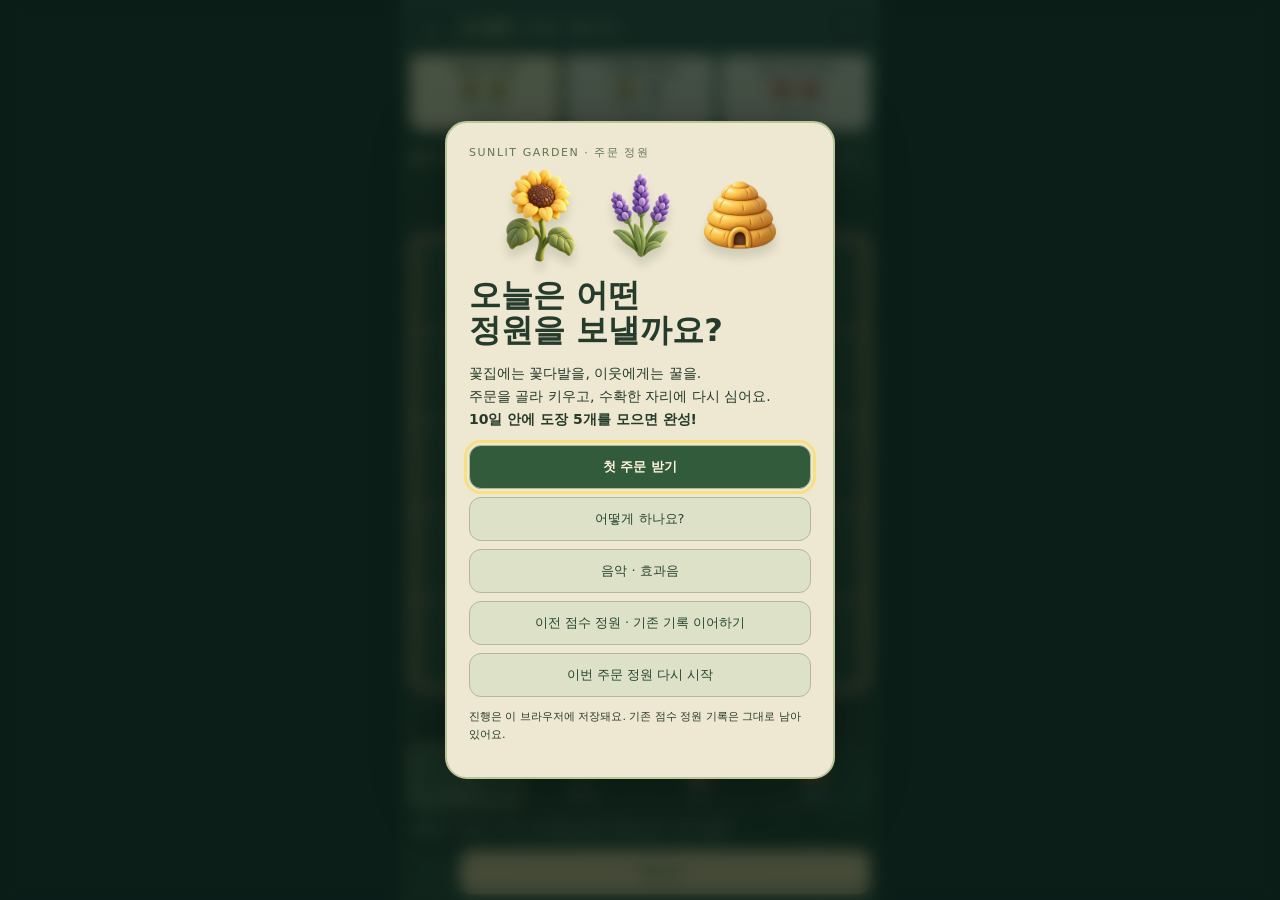
<file: index.html>
<!doctype html>
<html lang="ko"><head><meta charset="utf-8"><meta name="viewport" content="width=device-width,initial-scale=1,viewport-fit=cover"><meta name="theme-color" content="#173c2d"><meta name="description" content="꽃다발과 꿀 주문을 골라 키우고 납품하는 작은 정원 게임"><title>햇빛정원 — 주문을 키우는 정원</title><link rel="stylesheet" href="./orders.css?v=20261026-30"></head><body>
<main class="orders-app" aria-label="주문 정원"><header class="top"><button id="home" class="icon-btn" data-action="home" aria-label="시작 화면">⌂</button><strong id="goal"></strong><span id="status"></span><button class="icon-btn" data-action="help" aria-label="게임 방법">?</button></header><section id="orders" class="orders" aria-label="이웃들의 주문 세 가지"></section><section id="brief" class="brief" aria-label="선택한 주문 조건"></section><section class="garden-wrap"><div id="board" class="board" aria-label="5행 5열 정원"></div></section><section id="seeds" class="seedbar" aria-label="심을 식물"></section><p id="hint" class="hint" aria-live="polite"></p><footer id="actions" class="actions"></footer></main>
<div id="veil" class="veil" hidden><section id="sheet" class="sheet" role="dialog" aria-modal="true" aria-label="정원 안내"></section></div><div id="toast" class="toast" role="status"></div><div id="save-warning" class="save-warning" role="alert"></div><div class="rotate">휴대폰을 세워 주세요 🌱<br>세로 화면으로 가꾸는 정원이에요.</div><script type="module" src="./orders-app.mjs?v=20261026-30"></script></body></html>
</file>
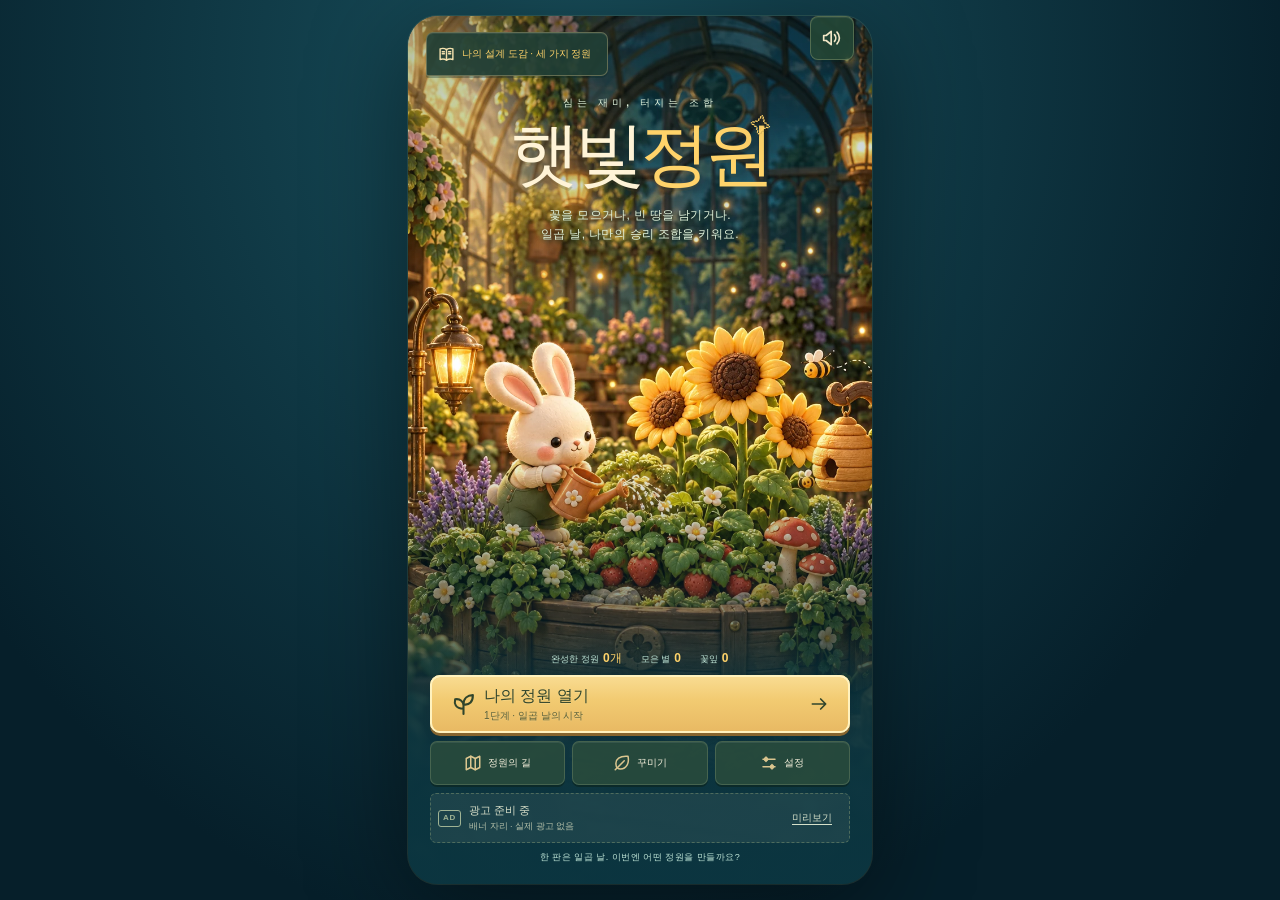
<file: classic.html>
<!doctype html>
<html lang="ko">
<head>
<meta name="robots" content="noindex,nofollow">
<meta charset="utf-8"><meta name="viewport" content="width=device-width, initial-scale=1, viewport-fit=cover"><meta name="theme-color" content="#103f51"><meta name="description" content="세 가지 씨앗 중 하나를 골라, 일곱 날 동안 나만의 조합을 키우는 작은 정원 게임."><title>햇빛정원 — 내 식물이 진화하는 정원</title>
<link rel="icon" href="data:image/svg+xml,%3Csvg xmlns='http://www.w3.org/2000/svg' viewBox='0 0 64 64'%3E%3Crect width='64' height='64' rx='18' fill='%2324553a'/%3E%3Cpath d='M32 49V24M32 35C12 35 13 14 13 14C33 14 32 35 32 35ZM32 29C52 29 51 8 51 8C31 8 32 29 32 29Z' fill='%23f7f0df' stroke='%23f7f0df' stroke-width='3'/%3E%3C/svg%3E">
<link rel="stylesheet" href="./styles.css?v=20261013-13">
<link rel="stylesheet" href="./experience.css?v=20261013-13">
<link rel="stylesheet" href="./atelier.css?v=20261013-14.4">
<link rel="stylesheet" href="./seed-choice.css?v=20261015-20">
<link rel="stylesheet" href="./festival.css?v=20261014-18">
<link rel="stylesheet" href="./festival-effects.css?v=20261014-18">
<link rel="stylesheet" href="./seed-discovery.css?v=20261014-19">
<link rel="stylesheet" href="./master-evolution.css?v=20261015-20">
<link rel="stylesheet" href="./weather-scene.css?v=20261015-20">
<link rel="stylesheet" href="./garden-ui.css?v=20261018-23">
<link rel="stylesheet" href="./strategic-garden.css?v=20261020-24">
<link rel="stylesheet" href="./garden-ad-slots.css?v=20261020-25">
<link rel="stylesheet" href="./garden-design.css?v=20261024-28">
<link rel="stylesheet" href="./garden-care.css?v=20261024-28">
<link rel="stylesheet" href="./free-garden.css?v=20261026-29">
<link rel="preload" as="image" href="./assets/atelier-v14/greenhouse-home-v14.webp">
</head>
<body>
<main class="app">
  <div class="atelier-arch" aria-hidden="true"></div>
  <section id="home-screen" class="home-screen" aria-label="햇빛정원 시작 화면">
    <div class="home-sky"><span class="home-kicker">심는 재미, 터지는 조합</span><h1>햇빛<span>정원</span><i aria-hidden="true">✧</i></h1><p>꽃을 모으거나, 빈 땅을 남기거나.<br>일곱 날, 나만의 승리 조합을 키워요.</p></div>
    <button class="home-visitor" id="home-preview"><span aria-hidden="true">✦</span> 같은 씨앗, 3단계까지 진화 ↗</button>
    <div class="home-panel"><div class="home-stats" id="home-stats"></div><button id="home-play" class="primary home-play">정원 열기 <span aria-hidden="true">↗</span></button><button id="home-last-result" class="sheet-home-link home-last-result" hidden>지난 정원 기록 보기</button><div class="home-links"><button id="home-stages"><span aria-hidden="true">⌘</span>정원의 길</button><button id="home-collection"><span aria-hidden="true">✿</span>꾸미기 수첩</button><button id="home-settings"><span aria-hidden="true">☷</span>음악·설정</button></div><div id="home-ad-slot"></div><button id="home-new-rules" class="new-rules-link" hidden>새 규칙으로 시작 · 세로열 보너스와 높은 목표 ↗</button><button id="home-sound" class="home-sound" aria-pressed="false">♫ 효과음 켜기</button><p class="home-note">서두르지 않아도 괜찮아요. 당신의 속도로.</p></div>
  </section>
  <header class="topbar"><button id="home-button" class="brand stage-button" aria-label="시작 화면" aria-haspopup="dialog"><span class="brand-mark" aria-hidden="true">✿</span><span><span class="brand-title">햇빛정원</span><span id="stage-label" class="brand-sub">1단계 · ∞</span></span></button><div class="header-actions"><button id="mission-button" class="mission-strip" aria-haspopup="dialog"><img src="./assets/bunny-guide-v6.webp" alt="" width="48" height="48"><span id="mission-copy"></span><span id="mission-progress"></span></button><button id="stage-button" class="icon-button" aria-label="단계 선택" aria-haspopup="dialog">⌘</button><button id="help" class="icon-button" aria-label="놀이 방법과 식물 도감" aria-haspopup="dialog">?</button><button id="settings" class="icon-button" aria-label="배경음악과 소리 설정" aria-haspopup="dialog">☷</button></div></header>
  <section class="game" aria-label="씨앗을 고르고 정원을 키워요">
    <div class="journey"><div class="journey-top"><h2><strong id="day">1</strong><span>일째 <small>/ 7</small></span></h2><div class="weather" id="weather"></div><button id="score-button" class="score-button" aria-label="정원 기록 보기" aria-haspopup="dialog"><span aria-hidden="true">✦</span><strong id="score">0</strong><small>햇살</small></button></div><div id="goal-meter" class="goal-meter" role="progressbar" aria-label="정원 목표 달성" aria-valuemin="0" aria-valuemax="100" aria-valuenow="0"><span id="goal-fill"></span><i aria-hidden="true">✦</i></div><div class="journey-bottom"><div id="days" class="days" aria-label="7일 진행"></div><span id="goal" class="goal"></span></div><button id="design-status" class="design-status" hidden aria-haspopup="dialog"></button></div>
    <div class="board-space" id="board-space"><div class="garden-frame" id="garden-frame"><div class="garden-edge" aria-hidden="true"><span id="board-label">MY LITTLE GARDEN</span><span>✦</span></div><div id="board" class="board" aria-label="정원"></div><div id="zoom-zones" class="zoom-zones" hidden></div><div class="garden-floor" aria-hidden="true"><span id="board-hint">✧　✿　✧</span></div></div><div id="harvest-banner" class="harvest-banner" hidden></div></div>
    <div class="draft"><div class="draft-heading"><h3 id="draft-title">씨앗 하나를 골라요</h3><div class="forecast"><span id="forecast-label">오늘 수확 예상</span><strong id="forecast">+0 <small>햇살</small></strong><span id="combos"></span></div><span id="picks">오늘 0 / 2</span></div><div id="seed-cards" class="seed-cards"></div><div id="ready-card" class="ready-card" hidden><span aria-hidden="true">✦</span><div><strong>오늘의 정원이 준비됐어요</strong><p>수확하면 모든 식물이 한 번 더 자라요.</p></div></div><aside id="seed-strategy" class="seed-strategy" hidden aria-live="polite"></aside><p id="tip" class="tip">씨앗을 고른 뒤 빈 땅을 누르세요.</p></div>
    <div class="actions"><button id="undo" class="secondary" disabled><svg viewBox="0 0 24 24" aria-hidden="true"><path d="M9 5 4 10l5 5M4 10h9a6 6 0 0 1 0 12"/></svg><span>되돌리기</span></button><button id="transplant" class="secondary" aria-label="옮겨심기 · 한 정원에 한 번" aria-pressed="false" hidden></button><button id="care" class="secondary" aria-label="돌보기" aria-pressed="false" hidden></button><button id="harvest" class="primary" disabled>씨앗 2개를 심어 주세요</button></div>
  </section>
  <footer id="save-status">시간 제한 없이 · 이 브라우저에 자동 저장</footer>
  <div id="announcement" class="sr-only" aria-live="polite" aria-atomic="true"></div>
  <div id="effects-layer" class="effects-layer" aria-hidden="true"></div>
</main>
<dialog id="sheet" aria-labelledby="sheet-title"><div class="sheet-heading"><div><p id="sheet-eyebrow" class="eyebrow"></p><h2 id="sheet-title"></h2></div><button id="close-sheet" class="icon-button" aria-label="닫기">×</button></div><div id="sheet-content"></div></dialog>
<dialog id="ad-preview" class="ad-preview" aria-labelledby="ad-preview-title"></dialog>
<div class="orientation-notice" role="status"><div><span class="phone" aria-hidden="true">✿</span><p class="eyebrow">햇빛정원</p><h2>화면을 세워 주세요</h2><p>세로 화면에서 정원을 이어서 키울 수 있어요.</p></div></div>
<script type="module" src="./experience-app.mjs?v=20261026-29"></script>
</body></html>
</file>
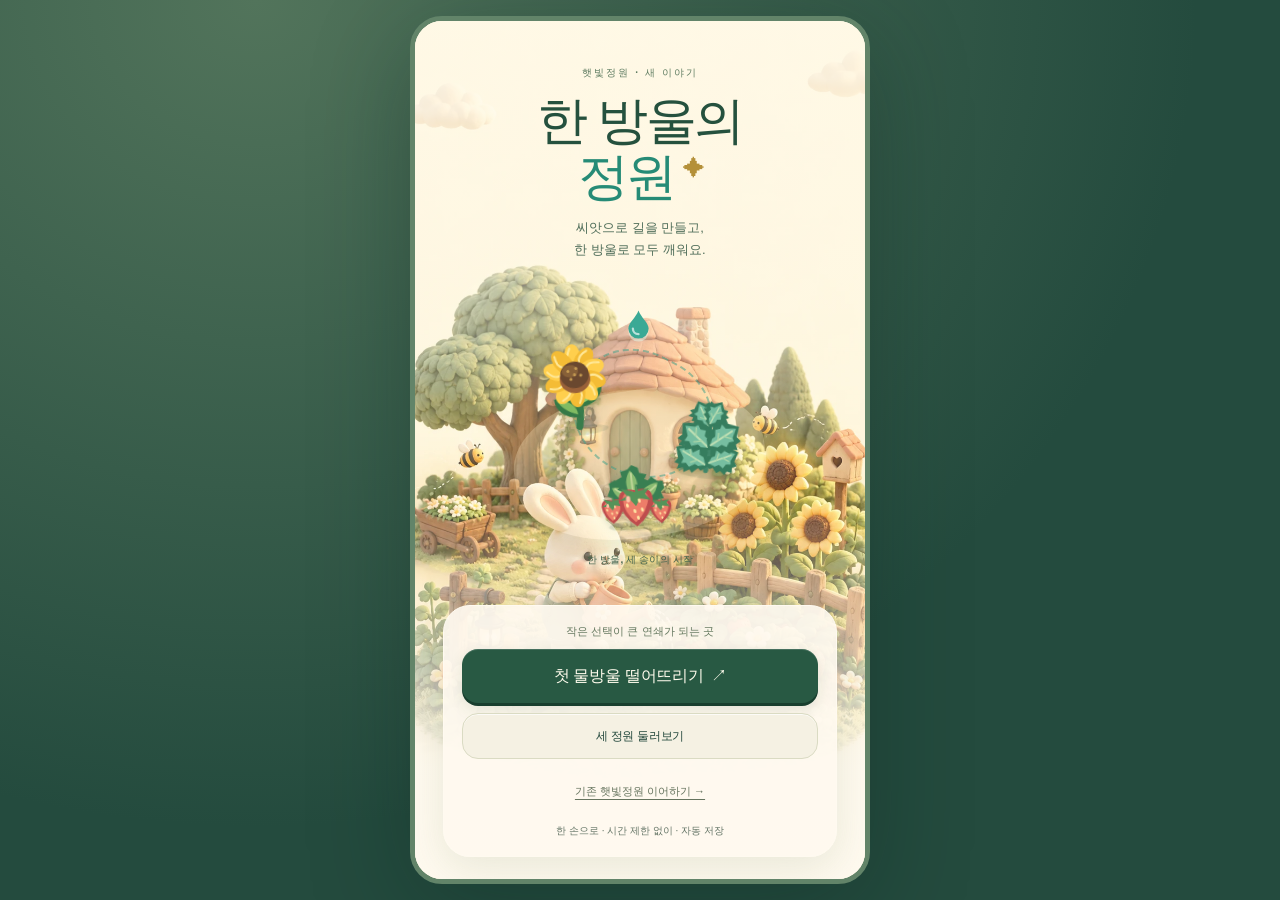
<file: droplet.html>
<!doctype html>
<html lang="ko">
<head>
  <meta charset="utf-8">
  <meta name="viewport" content="width=device-width, initial-scale=1, viewport-fit=cover">
  <meta name="robots" content="noindex,nofollow">
  <meta name="theme-color" content="#204d3b">
  <meta name="description" content="물 한 방울로 깨우는 작은 정원. 씨앗을 심고 물길을 연결하는 햇빛정원 새 실험판.">
  <title>한 방울의 정원 — 햇빛정원</title>
  <link rel="icon" href="data:image/svg+xml,%3Csvg xmlns='http://www.w3.org/2000/svg' viewBox='0 0 64 64'%3E%3Crect width='64' height='64' rx='18' fill='%2324553a'/%3E%3Cpath d='M32 9C29 18 15 30 15 40a17 17 0 0034 0C49 30 35 18 32 9Z' fill='%2377d6c7'/%3E%3C/svg%3E">
  <link rel="stylesheet" href="./droplet.css?v=20261013-10.1">
  <link rel="preload" as="image" href="./assets/garden-home-v6.webp">
</head>
<body>
<main class="drop-app">
  <section id="welcome" class="welcome" aria-label="한 방울의 정원 시작 화면">
    <div class="welcome-copy"><p class="kicker">햇빛정원 · 새 이야기</p><h1>한 방울의<br><em>정원</em><span aria-hidden="true">✦</span></h1><p>씨앗으로 길을 만들고,<br>한 방울로 모두 깨워요.</p></div>
    <div class="welcome-diorama" id="welcome-diorama" aria-hidden="true"></div>
    <div class="welcome-panel"><p class="welcome-status" id="welcome-status">작은 선택이 큰 연쇄가 되는 곳</p><button id="start" class="primary">첫 물방울 떨어뜨리기 <span aria-hidden="true">↗</span></button><button id="choose-garden" class="secondary">세 정원 둘러보기</button><a href="./?v=20261013-9" class="classic-link">기존 햇빛정원 이어하기 →</a><small>한 손으로 · 시간 제한 없이 · 자동 저장</small></div>
  </section>
  <section id="play" class="play-screen" aria-label="물길을 설계하는 정원" hidden>
    <header class="play-header"><button id="go-home" class="icon-button" aria-label="시작 화면으로">‹</button><div class="chapter-label"><small id="chapter-name">첫 물방울</small><h1>한 방울의 정원</h1></div><button id="guide" class="icon-button" aria-label="식물과 놀이 방법">?</button><button id="sound" class="icon-button" aria-label="음악과 소리 설정">♪</button></header>
    <div class="goal-panel"><div class="day-line"><span id="turn-label">1번째 물주기</span><span id="turn-dots" aria-hidden="true"></span></div><div class="goal-counters"><div id="harvest-goal" class="goal-pill"></div><div id="chain-goal" class="goal-pill"></div></div></div>
    <div class="guide-strip"><img src="./assets/bunny-guide-v6.webp" alt="" width="40" height="40"><span id="guide-copy">씨앗을 놓아 물길을 연결해요.</span></div>
    <div class="board-area"><div class="watering-row" id="watering-row" aria-label="물을 줄 열 선택"></div><div class="board-wrap" id="board-wrap"><div id="drop-board" class="drop-board" aria-label="4행 4열 정원"></div><svg id="water-paths" class="path-overlay" viewBox="0 0 400 400" aria-hidden="true"></svg><div id="particles" class="particles" aria-hidden="true"></div></div><div class="chain-readout"><span id="chain-preview">↑ 물을 줄 열을 골라요</span><small id="path-note">선택하면 물길을 볼 수 있어요</small></div></div>
    <div class="seed-tray"><div class="tray-heading"><h2 id="tray-title">무엇을 심을까요?</h2><span id="placements">두 번 심을 수 있어요</span></div><div id="seeds" class="seed-options" aria-label="씨앗 고르기"></div></div>
    <div class="action-row"><button id="undo" class="secondary icon-button" aria-label="마지막 심기 되돌리기" disabled>↶</button><button id="water" class="primary" disabled>물을 줄 열을 골라요</button><button id="skip" class="secondary" hidden>바로 보기 ›</button></div>
    <p id="save-status" class="save-status">이 브라우저에 자동 저장돼요</p>
  </section>
  <div id="announcement" class="sr-only" aria-live="polite" aria-atomic="true"></div>
</main>
<dialog id="drop-dialog" aria-labelledby="dialog-title"><div class="dialog-head"><h2 id="dialog-title"></h2><button id="close-dialog" class="icon-button" aria-label="닫기">×</button></div><div id="dialog-content"></div></dialog>
<div class="orientation-notice" role="status"><div><span aria-hidden="true">♧</span><h2>화면을 세워 주세요</h2><p>작은 정원은 세로로 자라요.<br>진행 중인 정원은 그대로 있어요.</p></div></div>
<audio id="drop-bgm" src="./assets/audio/beatwave-bgm.mp3" preload="none" loop playsinline hidden></audio>
<script type="module" src="./droplet-app.mjs?v=20261013-10.1"></script>
</body>
</html>
</file>
<file: orders.css>
:root{color-scheme:dark;font-family:system-ui,-apple-system,'Segoe UI',sans-serif;color:#f6efd9;background:#10271f}*{box-sizing:border-box}body{margin:0;overflow:hidden}button,a{touch-action:manipulation;-webkit-tap-highlight-color:transparent}button{font:inherit;cursor:pointer;color:inherit}button:disabled{opacity:.42;cursor:default}button:focus-visible,a:focus-visible{outline:3px solid #f8df82;outline-offset:2px}.orders-app{height:100dvh;height:100svh;max-width:480px;margin:auto;padding:max(6px,env(safe-area-inset-top)) 10px max(6px,env(safe-area-inset-bottom));display:grid;grid-template-rows:44px 74px 48px minmax(0,1fr) 64px 32px 44px;gap:5px;background:linear-gradient(#173c2dee,#173326ef),url('./assets/garden-play-v6.webp') center/cover}.top{display:flex;align-items:center;gap:8px}.top strong{font-size:17px;color:#ffe3a3}.top span{font-size:12px;flex:1}.icon-btn{height:44px;min-width:44px;border:1px solid #c9d7aa55;background:#203e31;border-radius:12px}.orders{display:grid;grid-template-columns:repeat(3,1fr);gap:5px}.order{background:#eee6cd;color:#294032;border:2px solid transparent;border-radius:5px 5px 13px 13px;box-shadow:0 3px #a6ac8c;min-width:0;padding:4px;position:relative}.order.active{border-color:#ffb65e;background:#fff2c9}.order.ready::after{content:'완성!';position:absolute;right:2px;top:1px;background:#42744b;color:white;font-size:10px;border-radius:5px;padding:2px 3px}.order strong{display:block;font-size:11px;white-space:nowrap}.order small{font-size:10px}.mini-plants{height:28px;display:flex;justify-content:center}.mini-plants img,.mini-plants svg{width:28px;height:28px;object-fit:contain}.brief{display:flex;gap:5px;align-items:center;min-width:0}.brief p{font-size:11px;line-height:1.4;margin:0;flex:1}.brief b{color:#ffe5a3}.brief button{height:44px;min-width:48px;border:1px solid #82977a;border-radius:9px;background:#294b36;font-size:11px}.garden-wrap{min-height:0;display:flex;align-items:center;justify-content:center;position:relative}.board{aspect-ratio:1;height:100%;max-height:100%;max-width:100%;width:auto;display:grid;grid-template-columns:repeat(5,1fr);grid-template-rows:repeat(5,1fr);gap:3px;padding:5px;background:#866d47;border:4px solid #b4a06e;border-radius:14px;box-shadow:0 6px 0 #233c27,0 0 35px #f4d68c10}.tile{position:relative;min-height:0;min-width:0;padding:0;border:1px solid #b8b87430;border-radius:7px;background:linear-gradient(135deg,#3b6042,#2d4d35);overflow:hidden}.tile.empty:after{content:'+';font-size:19px;color:#d3db9c35}.tile img,.tile svg{width:88%;height:88%;object-fit:contain;filter:drop-shadow(0 2px 1px #12251999)}.tile small{position:absolute;bottom:1px;left:0;right:0;font-size:9px;line-height:12px;background:#153023b8;color:#fff4c6}.tile.take{outline:2px solid #ffe18a;outline-offset:-2px;background:#697b3d}.tile.keep{outline:2px dashed #a8e5db;outline-offset:-2px}.tile.selected{box-shadow:inset 0 0 0 3px #f99d61}.tile.pop img{animation:plant-pop .38s ease-out}.seedbar{display:grid;grid-template-columns:repeat(4,1fr);gap:5px}.seed{border:1px solid #a7bd8050;background:#244734;border-radius:12px;padding:2px;position:relative}.seed.active{border:2px solid #e8c27b;background:#426749}.seed img,.seed svg{width:35px;height:35px;object-fit:contain;display:block;margin:auto}.seed span{font-size:11px;display:block}.hint{font-size:11px;line-height:1.4;color:#ead9a8;display:flex;align-items:center;margin:0}.actions{display:flex;gap:6px}.actions button{border-radius:12px;border:1px solid #b9c49466;background:#244633;min-width:44px;font-size:12px}.actions .primary{flex:1;background:#f1d49a;color:#25402d;font-weight:800;border:0}.actions .deliver{flex:1;background:#8acb91;color:#173a25;border:0;font-weight:800}.actions .cycle{width:44px}.veil{position:fixed;inset:0;background:#0a1c16bd;backdrop-filter:blur(8px);display:grid;place-items:center;z-index:10;padding:16px}.veil[hidden]{display:none}.sheet{width:min(100%,390px);max-height:calc(100svh - 32px);overflow:auto;background:#eee7d1;color:#253b2b;border:2px solid #b9c797;border-radius:22px;padding:22px;box-shadow:0 16px 70px #0006}.sheet h1{font-size:32px;line-height:1.1;margin:8px 0 12px}.sheet h2{font-size:24px;margin:4px 0 10px}.sheet p{font-size:14px;line-height:1.65}.sheet .eyebrow{font-size:11px;color:#637450;letter-spacing:.14em}.sheet button,.sheet a{display:block;width:100%;padding:12px 10px;min-height:44px;border:1px solid #afba9c;border-radius:12px;margin-top:8px;text-align:center;text-decoration:none;background:#dce1c7;color:#284530;font-size:13px}.sheet button.primary{background:#315b3b;color:#fff5dd;font-weight:750}.sheet button small{display:block;margin-top:4px;font-size:11px}.sheet .hero-plants{display:flex;justify-content:center;height:110px}.hero-plants img,.hero-plants svg{height:100%;width:100px;object-fit:contain;filter:drop-shadow(0 9px 4px #293f2925)}.sheet ul{padding-left:20px;font-size:13px;line-height:1.8}.toast{position:fixed;bottom:20%;left:50%;transform:translateX(-50%);width:max-content;max-width:90%;background:#fff0c9;color:#29422f;padding:12px 17px;border-radius:14px;pointer-events:none;z-index:20;font-weight:700;font-size:13px;box-shadow:0 5px 20px #0004}.toast:empty{display:none}.save-warning{position:fixed;top:0;left:0;right:0;background:#7e3221;color:white;text-align:center;z-index:30;font-size:12px;padding:5px}.save-warning:empty{display:none}.rotate{display:none}.stamps{letter-spacing:2px;font-size:16px;color:#c97939}.reward-art{font-size:40px;text-align:center}.sr{position:absolute;width:1px;height:1px;overflow:hidden;clip-path:inset(50%)}@keyframes plant-pop{0%{transform:translateY(-12px) scale(.4)}60%{transform:scale(1.2)}100%{transform:none}}@media(prefers-reduced-motion:reduce){*{animation:none!important}}@media(max-height:620px){.orders-app{gap:3px;grid-template-rows:44px 66px 43px minmax(0,1fr) 57px 28px 44px}.order strong{font-size:10px}.mini-plants{height:24px}.mini-plants img{width:24px;height:24px}.seed img{width:29px;height:29px}.brief p,.hint{font-size:10px}.sheet{padding:16px}.sheet .hero-plants{height:70px}}@media(orientation:landscape) and (max-height:600px){.rotate{display:grid;position:fixed;inset:0;place-items:center;background:#183b2c;z-index:100;text-align:center;font-size:20px}}

.orders-app{grid-template-columns:minmax(0,1fr)}.garden-wrap{min-width:0;container-type:size}.board{width:min(100cqw,100cqh);height:min(100cqw,100cqh);flex-shrink:0}.top,.orders,.brief,.seedbar,.actions{min-width:0}
</file>
<file: styles.css>
:root{color-scheme:light;font-family:ui-sans-serif,-apple-system,BlinkMacSystemFont,"Segoe UI","Malgun Gothic",sans-serif;color:#204738;background:#183f32;font-synthesis:none;--paper:#fffaf0;--ink:#204738;--muted:#777b64;--gold:#efd17e;--green:#28583e;--ease:cubic-bezier(.2,0,0,1)}
*{box-sizing:border-box}html,body{margin:0;width:100%;height:100%;overflow:hidden;overscroll-behavior:none}body{display:grid;place-items:center;background:radial-gradient(ellipse at 10% 10%,#456c45,transparent 60%),radial-gradient(ellipse at 90% 100%,#516540,transparent 50%),#183f32}button{font:inherit;color:inherit;border:0;cursor:pointer;touch-action:manipulation;-webkit-tap-highlight-color:transparent;transition:transform 130ms var(--ease),background-color 130ms var(--ease)}button:active:not(:disabled){transform:scale(.96)}button:focus-visible{outline:3px solid #b77521;outline-offset:2px}button:disabled{cursor:default;opacity:.45}button svg{display:block}h1,h2,h3,p{margin:0}[hidden]{display:none!important}.app{position:relative;width:100%;max-width:464px;height:100vh;height:100dvh;max-height:920px;display:grid;grid-template-rows:56px minmax(0,1fr) 22px;padding:env(safe-area-inset-top) env(safe-area-inset-right) env(safe-area-inset-bottom) env(safe-area-inset-left);background:radial-gradient(ellipse at 0 22%,#f6e9c5,transparent 55%),var(--paper);overflow:hidden;box-shadow:0 20px 80px #00190d50}.topbar{display:flex;justify-content:space-between;align-items:center;padding:0 18px;border-bottom:1px solid #d9d3bc}.brand{display:flex;align-items:center;gap:9px}.brand-mark{display:grid;place-items:center;background:var(--green);color:#f4d78e;width:34px;height:34px;border-radius:11px;font-size:28px;transform:rotate(-7deg);box-shadow:0 3px 0 #153c28}.brand h1{font-size:17px;letter-spacing:-.8px;line-height:1.2}.brand p{font-size:9px;letter-spacing:.5px;color:var(--muted);margin-top:2px}.header-actions{display:flex;gap:2px}.icon-button{width:44px;height:44px;min-width:44px;display:grid;place-items:center;border-radius:50%;background:transparent;font-size:20px}.icon-button:hover{background:#e9e3cd}.icon-button svg{width:20px;height:20px;stroke:currentColor;fill:none;stroke-width:1.7;stroke-linecap:round;stroke-linejoin:round}.game{min-height:0;display:grid;grid-template-rows:62px minmax(0,1fr) 32px 128px 48px;gap:8px;padding:8px 18px 5px}.journey-top{display:flex;align-items:center;justify-content:space-between;height:41px;gap:8px}.journey h2{display:flex;align-items:baseline;gap:5px;white-space:nowrap}.journey h2>strong{font-size:31px;line-height:1;letter-spacing:-1.5px}.journey h2>span{font-size:13px}.journey small{font-size:10px;font-weight:500;color:#899079}.weather{display:flex;flex-direction:column;font-size:11px;gap:2px;line-height:1.35}.weather small{font-size:9px}.weather-icon{margin-right:3px}.score-button{height:44px;min-width:88px;padding:0 10px;display:flex;gap:5px;align-items:center;justify-content:center;background:#ebe5ce;border-radius:14px}.score-button>span{color:#ae7e24}.score-button strong{font-size:22px;font-variant-numeric:tabular-nums}.score-button small{font-size:9px;color:#657359}.journey-bottom{display:flex;justify-content:space-between;align-items:center;margin-top:7px}.days{display:flex;gap:5px;align-items:center}.day-pip{width:20px;height:5px;border-radius:5px;background:#dedccb}.day-pip.done{background:#477151}.day-pip.current{background:#c89b37;box-shadow:0 0 0 2px #efe1bb}.goal{font-size:9px;color:#778267;white-space:nowrap}.board-space{position:relative;min-height:0;display:grid;place-items:center}.garden-frame{width:var(--board-size,280px);height:var(--board-size,280px);padding:20px 12px 17px;background:linear-gradient(145deg,#426845,#214b36);border:1px solid #60805b;border-radius:25px;box-shadow:inset 0 1px 0 #a4b881,0 6px 0 #153d2a,0 14px 24px #30482726;position:relative}.garden-frame:after{content:"";position:absolute;inset:6px;border:1px solid #bfd49e20;border-radius:19px;pointer-events:none}.garden-edge{position:absolute;top:7px;left:18px;right:18px;display:flex;justify-content:space-between;color:#d2dcb38a;font-size:6px;letter-spacing:2px}.garden-floor{position:absolute;bottom:3px;left:26%;right:26%;display:flex;justify-content:space-between;font-size:9px;color:#bdd19b66}.board{display:grid;grid-template-columns:repeat(4,minmax(0,1fr));grid-template-rows:repeat(4,minmax(0,1fr));height:100%;gap:5px}.plot{position:relative;min-width:0;min-height:0;padding:0;border-radius:12px;background:linear-gradient(145deg,#c5b891,#b2aa81);box-shadow:inset 0 1px 0 #e3d4ac,inset 0 -3px 0 #9b946e;display:grid;place-items:center;isolation:isolate}.plot:before{content:"";position:absolute;inset:6px;border:1px dashed #eee0b653;border-radius:7px;z-index:-1}.plot.empty{background:linear-gradient(145deg,#9a9871,#898e66);box-shadow:inset 0 2px 3px #31492725,inset 0 -1px 0 #b7b18a}.plot.empty .empty-plus{font-size:20px;color:#e6dfb767;font-weight:300}.plot.available{background:linear-gradient(145deg,#dacb9d,#b8b687);outline:1px solid #e8d799}.plot.available:before{border-color:#fff4b975}.plot.available .empty-plus{color:#56704a}.plot.available.best{box-shadow:inset 0 0 0 2px #f7dc7c,inset 0 -3px 0 #afa162}.plot :is(svg,img.plant-art){width:96%;height:96%;filter:drop-shadow(0 3px 1px #43512b30);pointer-events:none}.plot[data-type="well"]{background:linear-gradient(145deg,#99bcae,#799d8d)}.plot[data-type="hive"]{background:linear-gradient(145deg,#d4bf89,#b4a56e)}.plot.synergy{background:linear-gradient(145deg,#ded5a1,#b9bd85)}.tile-score{position:absolute;right:3px;bottom:3px;z-index:2;font-size:9px;font-weight:800;padding:1px 4px;border-radius:5px;background:#fff7dbea;color:#47603b;line-height:1.3;box-shadow:0 1px 1px #51613b33}.tile-score.combo{background:#f6db82;color:#5a5026}.preview-score{font-size:14px;font-weight:800;color:#46603b;position:absolute;bottom:6px}.preview-label{position:absolute;top:7px;font-size:8px;color:#687444}.age-dots{position:absolute;top:4px;left:4px;display:flex;gap:2px}.age-dots i{width:3px;height:3px;background:#42683b;border-radius:50%;opacity:.4}.age-dots i.grown{background:#ffefb1;opacity:1;box-shadow:0 0 0 1px #61784130}.plot.planted :is(svg,img.plant-art){animation:sprout 340ms var(--ease)}.plot.collecting{animation:collect 560ms var(--ease)}.plot.collecting:after{content:attr(data-score);position:absolute;z-index:10;left:50%;top:0;transform:translateX(-50%);color:#fff4b5;font-size:23px;font-weight:900;text-shadow:0 2px 4px #153e25;animation:float-up 600ms var(--ease) both;pointer-events:none}.harvest-banner{position:absolute;inset:auto 0 8%;text-align:center;z-index:20;color:#fff6d1;text-shadow:0 2px 8px #143a1f;font-size:23px;font-weight:850;pointer-events:none}.forecast{display:flex;align-items:center;gap:6px;padding:0 10px;border-top:1px solid #d6d0b7;border-bottom:1px solid #d6d0b7;font-size:10px;color:#6d785d}.forecast strong{color:#315d3f;font-size:16px;font-variant-numeric:tabular-nums}.forecast strong small{font-size:9px;font-weight:500}.forecast #combos{margin-left:auto;font-size:9px;color:#8b712b}.draft{min-height:0;display:flex;flex-direction:column;gap:5px}.draft-heading{display:flex;align-items:center;justify-content:space-between;min-height:16px}.draft-heading h3{font-size:12px;letter-spacing:-.3px}.draft-heading>span{font-size:9px;color:var(--muted)}.seed-cards{display:grid;grid-template-columns:repeat(3,minmax(0,1fr));gap:7px;flex:1;min-height:0}.seed-card{min-width:0;border:1px solid #dacfaa;background:linear-gradient(145deg,#fffcf1,#f0e7d0);border-radius:13px;box-shadow:0 2px 0 #d6caaa;position:relative;padding:3px 3px 5px;display:flex;flex-direction:column;justify-content:center;align-items:center;gap:1px}.seed-card :is(svg,img.plant-art){width:38px;height:38px;flex-shrink:0}.seed-card strong{font-size:11px;line-height:1.3}.seed-card small{font-size:8px;white-space:nowrap;letter-spacing:-.2px;line-height:1.4;color:#727359}.seed-card[aria-pressed="true"]{background:#e5edce;border:2px solid #50714a;box-shadow:0 2px 0 #325a39}.seed-card[aria-pressed="true"]:after{content:"✓";position:absolute;right:5px;top:4px;background:#396643;color:#fff7d7;width:15px;height:15px;display:grid;place-items:center;border-radius:50%;font-size:10px}.tip{font-size:9px;line-height:1.3;height:13px;text-align:center;color:#777b61;overflow:hidden;white-space:nowrap;text-overflow:ellipsis}.ready-card{display:flex;align-items:center;justify-content:center;gap:10px;flex:1;min-height:0;border:1px solid #d4dbb8;border-radius:13px;background:#e9edd8}.ready-card>span{font-size:32px;color:#ac8d35}.ready-card strong{font-size:12px}.ready-card p{font-size:10px;color:#798065;margin-top:4px}.actions{display:grid;grid-template-columns:100px 1fr;gap:8px}.primary,.secondary{min-height:44px;border-radius:14px;font-size:12px;font-weight:750;display:flex;align-items:center;justify-content:center;gap:5px;padding:0 12px}.primary{background:var(--green);color:#fff9dc;box-shadow:inset 0 1px 0 #ffffff20,0 3px 0 #153c28}.primary:disabled{background:#d7dbc5;color:#687557;box-shadow:0 2px 0 #c9cbb5;opacity:1}.secondary{background:#ece6d3;border:1px solid #dbd4bb;font-size:11px}.secondary svg{width:18px;height:18px;fill:none;stroke:currentColor;stroke-width:1.6;stroke-linecap:round;stroke-linejoin:round}footer{text-align:center;font-size:8px;color:#899077;display:grid;place-items:center}dialog{border:1px solid #e3d7b9;padding:20px;border-radius:25px;width:calc(100% - 30px);max-width:390px;max-height:calc(100dvh - 24px);overflow:hidden;background:var(--paper);color:var(--ink);box-shadow:0 18px 90px #153b2b55}dialog::backdrop{background:#16382899;backdrop-filter:blur(5px)}.sheet-heading{display:flex;align-items:center;justify-content:space-between;gap:8px;margin-bottom:15px}.sheet-heading h2{font-size:23px;letter-spacing:-1px;line-height:1.25}.eyebrow{font-size:9px;font-weight:700;letter-spacing:1.4px;color:#a07a31;margin-bottom:4px}.sheet-heading .icon-button{background:#eee8d6}.sheet-body{font-size:12px;line-height:1.65;color:#637157;word-break:keep-all}.sheet-body p+p{margin-top:10px}.sheet-actions{display:flex;gap:8px;margin-top:16px}.sheet-actions>*{flex:1}.guide-steps{display:grid;gap:12px}.guide-step{display:flex;gap:10px}.guide-step>span{width:27px;height:27px;flex-shrink:0;display:grid;place-items:center;border-radius:9px;background:#e8dfbc;color:#6b693e;font-weight:800}.guide-step strong{display:block;font-size:13px;margin-bottom:2px}.guide-step p{font-size:11px;line-height:1.5;color:#6e775e}.sheet-note{padding-top:11px;border-top:1px solid #e1dac4;margin-top:13px;font-size:10px;line-height:1.6;color:#7e846d}.guide-pages{display:flex;align-items:center;justify-content:space-between;margin-top:14px;gap:8px}.guide-pages span{font-size:11px;color:#7e846d}.guide-pages button{min-height:44px;min-width:75px;padding:0 10px}.plant-guide{display:grid;gap:10px}.plant-guide article{display:flex;gap:10px;align-items:center}.plant-guide :is(svg,img.plant-art){width:54px;height:54px;flex-shrink:0;padding:4px;background:#ecebd3;border-radius:13px}.plant-guide h3{font-size:13px;margin-bottom:3px}.plant-guide p{font-size:11px;line-height:1.45;color:#728063}.big-harvest{display:flex;align-items:baseline;justify-content:center;gap:6px;margin:7px 0 1px;color:#397043}.big-harvest strong{font-size:57px;font-weight:850;letter-spacing:-3px;font-variant-numeric:tabular-nums}.big-harvest span{font-size:13px}.harvest-sub{text-align:center;font-size:11px;color:#758263;margin-bottom:16px}.report-rows{display:grid;gap:7px}.report-row{display:flex;align-items:center;justify-content:space-between;padding:7px 10px;border-radius:11px;background:#eee9d7;font-size:11px;min-height:36px}.report-row span:first-child{display:flex;align-items:center;gap:6px}.report-row :is(svg,img.plant-art){height:25px;width:25px}.report-row strong{font-size:14px}.report-row small{font-size:9px;color:#818566}.upgrade-intro{font-size:11px;color:#737c61;line-height:1.5;margin-bottom:12px}.upgrade-list{display:grid;gap:9px}.upgrade-card{text-align:left;display:grid;grid-template-columns:37px 1fr auto;gap:8px;align-items:center;padding:12px 10px;border:1px solid #d6d0b2;background:linear-gradient(145deg,#fbf6e4,#e8e8d1);border-radius:15px;min-height:77px}.upgrade-icon{width:35px;height:35px;display:grid;place-items:center;background:#e0e4c6;border-radius:11px;font-size:21px}.upgrade-card strong{display:block;font-size:13px;margin-bottom:4px}.upgrade-card small{font-size:10px;color:#6f775b;line-height:1.4;display:block}.upgrade-card>span:last-child{font-size:18px}.upgrade-card .fit{color:#99661c;font-size:9px;margin-top:4px}.stat-grid{display:grid;grid-template-columns:repeat(3,1fr);gap:7px;text-align:center;margin:12px 0}.stat-grid>div{padding:9px 4px;background:#ece7d3;border-radius:12px}.stat-grid strong{font-size:17px;display:block}.stat-grid small{font-size:9px;color:#7b836a}.mini-garden{display:grid;grid-template-columns:repeat(4,1fr);gap:3px;width:164px;height:164px;margin:0 auto;padding:6px;background:#385b3a;border-radius:16px}.mini-garden>span{display:grid;place-items:center;min-width:0;min-height:0;border-radius:6px;background:#aab18a}.mini-garden :is(svg,img.plant-art){width:100%;height:100%}.result-title{text-align:center;font-size:13px;color:#798365;margin-top:7px}.result-badges{display:flex;justify-content:center;gap:5px;flex-wrap:wrap;margin:10px 0}.result-badges>span{font-size:9px;padding:5px 7px;border-radius:8px;background:#e4e8d0;color:#5f754f}.chart{display:flex;align-items:flex-end;justify-content:space-around;height:115px;gap:6px;margin:15px 0 7px;padding:20px 0 20px}.chart-bar{position:relative;flex:1;background:linear-gradient(#92ad70,#416b42);border-radius:6px 6px 0 0;min-height:3px}.chart-bar span{position:absolute;top:-17px;font-size:9px;width:100%;text-align:center}.chart-bar small{position:absolute;bottom:-19px;font-size:9px;width:100%;text-align:center}.tile-detail-art{width:96px;height:96px;margin:0 auto;background:#e6e8cd;border-radius:23px}.tile-detail-art :is(svg,img.plant-art){width:100%;height:100%}.tile-description{text-align:center;font-size:11px;line-height:1.5;margin:10px 0;color:#6e7a5d}.tile-reasons{display:grid;grid-template-columns:1fr 1fr;gap:6px}.tile-reasons>div{display:flex;justify-content:space-between;gap:6px;padding:7px 9px;border-radius:9px;background:#ebe7d4;font-size:10px}.sr-only{position:absolute!important;width:1px;height:1px;padding:0;margin:-1px;overflow:hidden;clip:rect(0,0,0,0);white-space:nowrap;border:0}.orientation-notice{display:none;position:fixed;inset:0;z-index:1000;place-items:center;padding:24px;background:var(--paper);text-align:center}.phone{display:grid;place-items:center;width:55px;height:85px;margin:0 auto 14px;border:3px solid #24553a;border-radius:14px;background:#e4e8ce;font-size:28px}.orientation-notice h2{font-size:23px;margin:7px 0}.orientation-notice p:last-child{font-size:12px;line-height:1.7;color:#738164}
@keyframes sprout{0%{transform:scale(.4) translateY(12px);opacity:.3}65%{transform:scale(1.13) translateY(-3px)}100%{transform:scale(1)}}@keyframes collect{40%{transform:translateY(-5px);filter:brightness(1.2)}100%{transform:translateY(0)}}@keyframes float-up{0%{opacity:0;transform:translate(-50%,10px)}25%{opacity:1}100%{opacity:0;transform:translate(-50%,-30px)}}
@media(min-width:700px) and (min-height:700px){.app{height:min(890px,calc(100dvh - 40px));border:5px solid #658065;border-radius:31px}.game{padding-right:20px;padding-left:20px}}
@media(max-width:350px){.topbar{padding:0 12px}.game{padding-right:12px;padding-left:12px;gap:6px}.journey h2>strong{font-size:27px}.weather{font-size:10px}.score-button{min-width:80px;padding:0 8px}.day-pip{width:17px}.goal{font-size:8px}.plot{border-radius:9px}.garden-frame{padding:17px 9px 14px;border-radius:22px}.garden-edge{top:6px;font-size:5px}.board{gap:4px}.garden-floor{bottom:2px;font-size:8px}.seed-cards{gap:5px}.seed-card small{font-size:7px}.actions{grid-template-columns:91px 1fr}.primary{font-size:11px}.tip{font-size:8px}.sheet-heading h2{font-size:21px}dialog{padding:17px}.upgrade-card{padding:10px 8px;gap:6px}.upgrade-card strong{font-size:12px}.upgrade-card small{font-size:9px}.forecast{font-size:9px;padding:0 5px}.forecast #combos{font-size:8px}}
@media(max-height:650px) and (orientation:portrait){.app{grid-template-rows:48px minmax(0,1fr) 16px}.game{grid-template-rows:54px minmax(0,1fr) 26px 106px 44px;gap:5px;padding-top:4px;padding-bottom:4px}.topbar{border-bottom:0}.brand h1{font-size:15px}.brand p{font-size:8px}.brand-mark{width:29px;height:29px;font-size:24px}.journey-top{height:36px}.journey-bottom{margin-top:7px}.journey h2>strong{font-size:26px}.seed-card :is(svg,img.plant-art){width:29px;height:29px}.seed-card strong{font-size:10px}.seed-card small{font-size:7px}.tip{height:12px}.draft{gap:4px}.draft-heading h3{font-size:11px}.garden-frame{padding-top:17px;padding-bottom:14px}.garden-edge{top:5px}.garden-floor{bottom:1px}.forecast strong{font-size:14px}footer{font-size:7px}.sheet-heading{margin-bottom:10px}.sheet-actions{margin-top:12px}.big-harvest strong{font-size:43px}.harvest-sub{margin-bottom:12px}.mini-garden{width:136px;height:136px}.stat-grid{margin:9px 0}.stat-grid>div{padding:6px 3px}.guide-steps{gap:10px}.sheet-note{margin-top:10px;padding-top:9px}.upgrade-card{min-height:73px}}
@media (orientation:landscape) and (pointer:coarse),(orientation:landscape) and (max-height:600px) and (max-width:1000px){.orientation-notice{display:grid}.app{visibility:hidden}}
@media(prefers-reduced-motion:reduce){*,*:before,*:after{animation:none!important;transition:none!important}}
/* Campaign: 100 gardens, adaptive boards, and large touch targets. */
.stage-button{background:transparent;text-align:left;min-height:44px;padding:0;gap:8px}.brand-title{display:block;font-size:17px;font-weight:800;letter-spacing:-.7px;line-height:1.25}.brand-sub{display:block;font-size:9px;color:var(--muted);margin-top:2px}.goal.achieved{color:#39713c;font-weight:750}.board,.zoom-grid{grid-template-columns:repeat(var(--cols,4),minmax(0,1fr));grid-template-rows:repeat(var(--rows,4),minmax(0,1fr))}.garden-floor{left:0;right:0;justify-content:center;letter-spacing:.2px;color:#d5e3b3a6}.garden-frame.overview .age-dots,.garden-frame.overview .preview-label{display:none}.garden-frame.overview .plot{border-radius:6px}.garden-frame.overview .plot:before{inset:3px;border-radius:4px}.garden-frame.overview .tile-score{font-size:7px;padding:0 2px;bottom:1px;right:1px}.garden-frame.overview .preview-score{font-size:10px;bottom:3px}.garden-frame.overview .empty-plus{font-size:14px}.zoom-zones{position:absolute;inset:20px 12px 17px;display:grid;grid-template-columns:1fr 1fr;grid-template-rows:1fr 1fr;gap:2px;z-index:4}.zoom-zones button{position:relative;background:transparent;border:1px solid #fff9cc45;border-radius:9px;min-width:44px;min-height:44px}.zoom-zones button:hover,.zoom-zones button:focus-visible{background:#fff8d122;border-color:#f8eacb}.zoom-zones span{position:absolute;left:3px;top:3px;font-size:8px;background:#1c432ce6;color:#f9f1cc;padding:3px 5px;border-radius:5px;pointer-events:none}.mini-garden{grid-template-columns:repeat(var(--cols,4),1fr);grid-template-rows:repeat(var(--rows,4),1fr);height:auto;aspect-ratio:var(--cols,4)/var(--rows,4)}.result-next{text-align:center;background:#e9edd8;padding:10px 8px;border-radius:12px;font-size:11px;line-height:1.6;color:#5b7450;word-break:keep-all}.stage-list{display:grid;grid-template-columns:1fr 1fr;gap:7px}.stage-card{text-align:left;min-height:64px;padding:7px 9px;border:1px solid #d6cfb3;border-radius:12px;background:#f1ead7;display:flex;flex-direction:column;gap:1px;position:relative}.stage-card>strong{display:flex;justify-content:space-between;align-items:center;font-size:12px}.stage-card>strong>span{font-variant-numeric:tabular-nums;letter-spacing:-.4px;font-size:15px}.stage-card.current{border:2px solid #527049;padding:6px 8px;background:#e7edce}.stage-card.cleared{background:#e4ebd3}.stage-card:disabled{opacity:.58}.stage-name{font-size:10px;font-weight:650;line-height:1.2;white-space:nowrap;overflow:hidden;text-overflow:ellipsis}.stage-card small{font-size:8px;color:#6c795b;line-height:1.5}.new-label{font-size:7px;color:#8c6921;line-height:1.4}.stage-jump{display:flex;gap:7px;margin-top:12px;align-items:center}.stage-jump label{font-size:10px}.stage-jump select{font:inherit;font-size:12px;flex:1;min-width:0;min-height:44px;border:1px solid #d6cfb3;border-radius:10px;background:#fff9e8;color:var(--ink);padding:0 8px}.stage-jump button{min-width:44px;padding:0 12px;font-size:17px}.intro-goal{text-align:center;padding:5px 0 8px}.intro-goal>span{display:block;color:#768167;font-size:11px}.intro-goal>strong{display:block;font-size:52px;letter-spacing:-2px;line-height:1.1;color:#3b6c3e}.intro-goal small{font-size:15px;letter-spacing:0;margin-left:5px}.unlock-heading{text-align:center;font-size:10px;color:#8a712e;margin:13px 0 5px}.unlock-plants{display:flex;justify-content:center;gap:7px}.unlock-plants>span{flex:0 1 100px;min-width:0;display:flex;align-items:center;flex-direction:column;background:#e9ecd3;border-radius:12px;padding:5px}.unlock-plants :is(svg,img.plant-art){width:45px;height:45px}.unlock-plants strong{font-size:11px}.unlock-plants small{font-size:8px;line-height:1.5;text-align:center;word-break:keep-all}.plant-guide h3 small{font-size:8px;color:#927437;font-weight:500}.zoom-sheet{padding:16px;max-width:360px}.zoom-sheet .sheet-heading{margin-bottom:9px}.zoom-sheet .sheet-heading h2{font-size:21px}.zoom-grid{display:grid;width:min(100%,272px);aspect-ratio:1;margin:auto;gap:5px}.zoom-grid .plot{min-height:44px;min-width:44px}.zoom-cards{display:grid;grid-template-columns:repeat(3,minmax(0,1fr));gap:5px;margin:9px 0 5px;min-height:0}.zoom-cards:empty{display:none}.zoom-cards .seed-card{height:66px}.zoom-cards .seed-card :is(svg,img.plant-art){width:27px;height:27px}.zoom-cards .seed-card strong{font-size:10px}.zoom-cards .seed-card small{font-size:7px}.zoom-tip{font-size:9px;color:#7b8264;text-align:center;line-height:1.4}.zoom-sheet .guide-pages{margin-top:9px;gap:5px}.zoom-sheet .guide-pages button{min-width:0;flex:1;padding:0 4px;font-size:10px}
@media(max-width:350px){.brand-title{font-size:15px}.brand-sub{font-size:8px}.zoom-zones{inset:17px 9px 14px}.stage-list{gap:5px}.stage-card{min-height:60px;padding:6px 8px}.stage-card.current{padding:5px 7px}.stage-card>strong>span{font-size:13px}.stage-card .stage-name{font-size:9px}.stage-jump{gap:5px}.stage-jump label{display:none}.zoom-sheet{padding:14px;width:calc(100% - 24px)}.zoom-grid{max-width:258px;gap:4px}.zoom-sheet .eyebrow{font-size:8px}.result-next{font-size:10px}}
@media(max-height:650px) and (orientation:portrait){.brand-title{font-size:15px}.brand-sub{font-size:8px}.zoom-zones{top:17px;bottom:14px}.stage-card{min-height:58px}.stage-list{gap:5px}.stage-jump{margin-top:9px}.intro-goal>strong{font-size:44px}.unlock-plants :is(svg,img.plant-art){width:36px;height:36px}.unlock-heading{margin-top:10px}.result-next{padding:7px 6px}.result-badges{margin:7px 0}.zoom-grid{max-width:248px}.zoom-sheet{padding-top:12px;padding-bottom:12px}.zoom-cards .seed-card{height:62px}.zoom-sheet .guide-pages{margin-top:7px}}
</file>
<file: experience.css>
/* The little world around the puzzle, v6. */
/* v8: readable choices and a saved, single-use upgrade reroll. */
.seed-card small{max-width:100%;overflow:hidden;text-overflow:ellipsis}
.reroll-row{margin-top:12px}.reroll-row button{width:100%;justify-content:center;gap:8px;min-height:44px}.reroll-row button>span{font-size:21px}.reroll-row button>small{font-size:10px;background:#fffaf0a6;padding:3px 7px;border-radius:20px}.reroll-row button:disabled{opacity:.65}.reroll-row p{font-size:9px;line-height:1.5;color:#7c8269;text-align:center;margin-top:7px;word-break:keep-all}
.unlock-plants.many{display:grid;grid-template-columns:repeat(3,minmax(0,1fr));gap:6px}.unlock-plants.many>span{padding:5px 3px}.unlock-plants.many :is(svg,img.plant-art){width:32px;height:32px}.unlock-plants.many small{display:none}
.new-rules-link{min-height:44px;border-radius:13px;border:1px solid #afbc99;background:#fff7dfe6;color:#4b6847;font-size:11px;font-weight:700}.home-panel:has(.new-rules-link:not([hidden])){gap:8px}
.stage-card .new-label{max-width:100%;white-space:nowrap;overflow:hidden;text-overflow:ellipsis}
@media(max-height:650px) and (orientation:portrait){dialog[data-mode="upgrade"]{padding:14px 16px}dialog[data-mode="upgrade"] .sheet-heading h2{font-size:20px}dialog[data-mode="upgrade"] .upgrade-list{gap:7px}dialog[data-mode="upgrade"] .upgrade-card{min-height:72px;padding:8px}dialog[data-mode="upgrade"] .upgrade-card small{font-size:9px}dialog[data-mode="upgrade"] .upgrade-intro{margin-bottom:9px}dialog[data-mode="upgrade"] .reroll-row{margin-top:9px}.unlock-plants.many :is(svg,img.plant-art){width:27px;height:27px}.unlock-plants.many strong{font-size:10px}dialog[data-mode="intro"] .unlock-heading{margin-top:6px}.new-rules-link{font-size:10px}.home-panel:has(.new-rules-link:not([hidden])) .home-note{display:none}}
/* v7: independently saved music and effects; music gain works through Web Audio. */
.music-settings{background:#edf0d9;border-radius:15px;padding:0 11px 3px}
.music-settings .music-row{padding:9px 0 3px;border:0;min-height:66px}
.music-volume-row{display:flex;align-items:center;gap:9px;min-height:44px;font-size:10px;color:#697951}
.music-volume-row input{flex:1;min-width:0;min-height:44px;margin:0;accent-color:#39734d;cursor:pointer}
.music-volume-row output{width:31px;text-align:right;font-variant-numeric:tabular-nums}
.music-retry{width:100%;margin:3px 0 7px;min-height:44px}
dialog[data-mode="settings"] .setting-row{min-height:66px;padding:8px 0}
dialog[data-mode="settings"] .settings-sample{margin-top:10px}
dialog[data-mode="settings"] .sheet-note{margin-top:10px;padding-top:8px;font-size:9px}
@media(max-height:650px) and (orientation:portrait){dialog[data-mode="settings"]{padding:13px 16px}dialog[data-mode="settings"] .sheet-heading{margin-bottom:8px}dialog[data-mode="settings"] .sheet-heading h2{font-size:19px}dialog[data-mode="settings"] .setting-row{min-height:58px;padding:6px 0}dialog[data-mode="settings"] .setting-row strong{font-size:12px;margin-bottom:2px}dialog[data-mode="settings"] .setting-row small{font-size:9px}dialog[data-mode="settings"] .sheet-actions{margin-top:9px}}
/* Leave the bottom controls above the iPhone home indicator. */
.home-panel{padding-bottom:max(17px,env(safe-area-inset-bottom))!important}
.zoom-zones.single-zone{grid-template-columns:1fr;grid-template-rows:1fr}
.zoom-zones.single-zone span{left:50%;top:auto;bottom:5px;transform:translateX(-50%);white-space:nowrap;font-size:10px;padding:5px 9px}
.sheet-heading h2{word-break:keep-all;overflow-wrap:normal}
:root{--petal:#e79785;--moss:#2d654b;--butter:#ffe5a0}
body{background:#28483d url('./assets/garden-play-v6.webp') center/cover fixed}.app{background:#fff9ec url('./assets/garden-play-v6.webp') center/cover;isolation:isolate}.app:before{content:"";position:absolute;inset:0;background:linear-gradient(#fffaf0da,#fffaf079 35%,#fffaf0d9 68%);z-index:-1}.topbar{background:#fffbee9c;border-bottom-color:#617b4920}.game{grid-template-rows:62px 48px minmax(0,1fr) 30px 121px 48px;gap:7px}.home-screen{position:absolute;inset:0;z-index:30;background:#f5eedb url('./assets/garden-home-v6.webp') center 45%/cover;display:flex;flex-direction:column;align-items:center;overflow:hidden}.home-screen:before{content:"";position:absolute;inset:0;background:linear-gradient(#fff8e765 0%,transparent 38%,transparent 56%,#fff6dfb3 70%,#fff8eafa 87%);pointer-events:none}.home-sky{position:relative;text-align:center;margin-top:clamp(35px,7dvh,68px);width:100%;color:#295d43}.home-kicker{font-size:11px;font-weight:700;letter-spacing:2px;color:#74876a}.home-sky h1{position:relative;font-size:66px;line-height:1.15;font-weight:900;letter-spacing:-5px;text-shadow:0 3px 0 #fff8df;margin:9px 0}.home-sky h1>span{color:#548352}.home-sky h1 i{position:absolute;font-style:normal;font-size:26px;color:#e3b550;top:-10px;transform:rotate(12deg);margin-left:5px}.home-sky p{font-size:13px;line-height:1.65;color:#68805e;letter-spacing:-.3px}.home-visitor{position:absolute;top:57%;padding:7px 14px;border:1px solid #fff4d2ab;border-radius:30px;font-size:10px;background:#fff9ebed;box-shadow:0 4px 18px #38543f17;color:#6f7651;transform:rotate(-2deg)}.home-visitor span{color:#d2a247;margin-right:5px}.home-panel{position:absolute;bottom:0;left:0;right:0;padding:18px 24px 17px;background:linear-gradient(transparent,#fff8e8 18%);display:grid;gap:12px}.home-stats{display:flex;align-items:center;justify-content:center;gap:21px;font-size:10px;color:#7c866b}.home-stats strong{color:#365f43;font-size:14px;margin-left:4px;font-variant-numeric:tabular-nums}.home-play{min-height:59px;font-size:17px;border-radius:20px;box-shadow:inset 0 1px 0 #a3be8733,0 4px 0 #173f2b,0 10px 22px #2c5c4130;position:relative;justify-content:space-between;padding:0 23px}.home-play small{font-size:10px;color:#dfebc8;font-weight:500}.home-play>span:last-child{font-size:24px}.home-links{display:grid;grid-template-columns:repeat(3,minmax(0,1fr));gap:8px}.home-links button{min-height:60px;border-radius:15px;background:#fffdf3cc;box-shadow:0 1px 0 #c2b8995c;border:1px solid #d7d0b74d;display:flex;flex-direction:column;align-items:center;justify-content:center;gap:5px;font-size:10px;color:#6b785b}.home-links button>span{font-size:21px;line-height:1;color:#63875b}.home-note{text-align:center;font-size:9px;letter-spacing:.3px;color:#96917a}.home-mode .topbar,.home-mode .game,.home-mode>footer{visibility:hidden}.home-mode .home-screen{visibility:visible}.mission-strip{display:flex;align-items:center;gap:8px;min-height:44px;min-width:0;border:1px solid #d8cba454;border-radius:15px;background:linear-gradient(100deg,#fff9e8ed,#f0f2dbde);box-shadow:0 2px 0 #ccb98a24;text-align:left;padding:0 9px 0 1px}.mission-strip>img{width:43px;height:43px;object-fit:contain;flex-shrink:0;filter:drop-shadow(0 2px 1px #6e673b15)}#mission-copy{display:flex;flex-direction:column;gap:3px;min-width:0;flex:1}#mission-copy strong{font-size:11px;letter-spacing:-.25px;white-space:nowrap;overflow:hidden;text-overflow:ellipsis}#mission-copy small{font-size:8px;line-height:1.3;color:#8b8567}#mission-progress{font-size:10px;border-radius:10px;background:#f4dfb0aa;color:#8a6a31;padding:5px 7px;white-space:nowrap}.mission-strip.done{background:#eaf0d6}.mission-strip.done #mission-progress{background:#cadfc3;color:#3e6c42}.garden-frame{box-shadow:inset 0 1px 0 #b6c69e,0 5px 0 #244c34,0 12px 19px #455c3d2b;border-color:#77966a}.garden-frame:before{content:"";position:absolute;inset:-5px;border:1px solid #fff6d849;border-radius:30px;pointer-events:none}.garden-frame[data-decoration="bunting"] .garden-edge:after{content:"▼ ▾ ▼ ▾ ▼";position:absolute;left:25%;right:25%;text-align:center;color:#f0c284;letter-spacing:7px;top:-12px;font-size:12px}.garden-frame[data-decoration="lanterns"]{box-shadow:inset 0 1px 0 #b6c69e,0 5px 0 #244c34,0 0 27px #e5b1586b}.garden-frame[data-decoration="butterflies"] .garden-floor:before{content:"🦋";position:absolute;right:10px;bottom:-13px;font-size:19px}.garden-frame[data-decoration="fountain"]{border-color:#91c1b9;background:linear-gradient(135deg,#508671,#28594b)}.forecast{background:#fff9ec9e;border-radius:10px;border-color:#dbd3ad6b}.seed-card{box-shadow:0 3px 0 #c9bb9961,0 3px 8px #786b3310;background:linear-gradient(#fffdf4,#f5ead1)}.seed-card[aria-pressed="true"]{background:linear-gradient(#edf4d9,#deebc7);outline:2px solid #ffffff80;outline-offset:1px}.plot.planted :is(svg,img.plant-art){animation:plant-settle 340ms var(--ease)}.plot:active:not(:disabled){transform:scale(.96)}.effects-layer{position:absolute;inset:0;z-index:100;pointer-events:none;overflow:hidden}.spark{position:absolute;left:var(--x);top:var(--y);color:var(--c,#e8c557);font-size:14px;line-height:1;animation:petal-pop 650ms var(--ease) forwards}.confetti{position:fixed;left:var(--x);top:-20px;font-size:17px;pointer-events:none;z-index:999;animation:petal-fall var(--dur,1600ms) ease-out var(--delay,0ms) both}.reward-toast{position:absolute;left:50%;top:var(--toast-top,40%);transform:translateX(-50%);background:#fff6dcee;border:1px solid #fffaf0;border-radius:30px;box-shadow:0 6px 25px #33503924;font-size:13px;font-weight:750;color:#537442;padding:10px 17px;white-space:nowrap;animation:reward-toast 1500ms var(--ease) both}.sheet-home-link{margin-top:10px;display:block;width:100%;min-height:44px;background:transparent;border-radius:12px;font-size:11px;color:#738264}.result-heading{display:flex;align-items:center;justify-content:center;gap:7px;margin:-4px 0 6px}.result-heading .star{font-size:29px;color:#d8d5bf;text-shadow:0 2px 0 #ffffff}.result-heading .star.won{color:#e7b64b;filter:drop-shadow(0 2px 0 #b2852840);animation:star-reveal 380ms var(--ease) both;animation-delay:var(--delay)}.result-postcard{border:1px solid #ddd8bd;border-radius:17px;position:relative;background:#fffcf4;box-shadow:0 4px 0 #c7bf9840;padding:10px 12px;display:flex;align-items:center;gap:11px}.result-postcard .mini-garden{flex-shrink:0;margin:0;width:106px;border-radius:12px}.result-postcard-copy{min-width:0;flex:1}.result-postcard-copy>small{font-size:8px;letter-spacing:1.5px;color:#a89156}.result-postcard-copy>strong{display:block;margin:5px 0;font-size:14px;line-height:1.5;letter-spacing:-.4px;word-break:keep-all}.result-postcard-copy>span{font-size:9px;color:#879274}.result-rewards{display:flex;justify-content:center;gap:6px;margin:10px 0}.result-rewards>span{font-size:9px;background:#f6e8c6;border-radius:20px;padding:6px 10px;color:#8f773e}.reward-line{padding:9px 11px;margin-top:10px;border-radius:12px;background:#e4eed2;font-size:11px;line-height:1.6;color:#526f42}.reward-line.pending{background:#f0ecdc;color:#8c8768}.mission-sheet-art{display:flex;justify-content:center;align-items:center;gap:8px}.mission-sheet-art img{height:106px;width:106px;object-fit:contain}.mission-bubble{font-size:12px;line-height:1.65;background:#f0edd9;padding:12px;border-radius:16px 16px 16px 4px;max-width:165px;word-break:keep-all}.mission-task{background:#e7edd2;border-radius:16px;padding:13px;text-align:center;margin-top:9px}.mission-task strong{display:block;font-size:14px}.mission-task p{font-size:11px;line-height:1.7;color:#6c785b;margin-top:5px}.mission-task span{display:inline-block;margin-top:8px;border-radius:20px;background:#fbefd0;padding:5px 12px;font-size:11px;color:#927b39}.collection-head{display:flex;align-items:center;justify-content:space-between;margin-bottom:12px}.collection-head strong{font-size:30px;color:#ac7e47}.collection-head small{font-size:10px;line-height:1.6;color:#8b886a;max-width:150px}.collection-grid{display:grid;grid-template-columns:1fr 1fr;gap:9px}.decor-card{text-align:left;padding:13px 11px;border-radius:17px;min-height:117px;background:#f1ecd8;border:1px solid #d9d3b6;display:flex;flex-direction:column;gap:5px}.decor-card .decor-icon{font-size:28px;line-height:1.2}.decor-card strong{font-size:12px}.decor-card small{font-size:9px;line-height:1.4;color:#798463}.decor-card.locked{opacity:.57}.decor-card[aria-pressed="true"]{background:#e3edcf;border:2px solid #55784e;padding:12px 10px}.collection-reset{margin-top:10px;width:100%;min-height:44px}.setting-row{min-height:73px;padding:12px 0;border-bottom:1px solid #e0d8bc;display:flex;align-items:center;justify-content:space-between;gap:15px}.setting-row strong{font-size:14px;display:block;margin-bottom:4px}.setting-row small{display:block;font-size:10px;color:#8a8a6d;line-height:1.6;max-width:210px}.toggle{width:56px;min-width:56px;height:44px;border-radius:22px;background:#dfdfc9;padding:6px;position:relative}.toggle:before{content:"";display:block;width:31px;height:31px;border-radius:50%;background:#fffcf0;box-shadow:0 2px 3px #51644024;transition:transform 130ms var(--ease)}.toggle[aria-checked="true"]{background:#64875a}.toggle[aria-checked="true"]:before{transform:translateX(13px)}.toggle:disabled{opacity:.55}.settings-sample{margin-top:14px;width:100%}.guide-tip{background:#eee9d5;padding:8px 10px;border-radius:10px;margin-top:9px;font-size:10px;color:#7a805f;line-height:1.6}.mission-stars{display:flex;gap:4px;align-items:center}.sheet-heading h2{font-size:22px}.eyebrow{color:#a58b4d}.stage-card .card-stars{letter-spacing:2px;color:#cba147;font-size:8px;line-height:1.2}
@keyframes plant-settle{0%{transform:scale(.64) translateY(8px);opacity:.5}100%{transform:scale(1) translateY(0);opacity:1}}
@keyframes petal-pop{0%{opacity:1;transform:translate(-50%,-50%) scale(.5)}100%{opacity:0;transform:translate(calc(-50% + var(--dx)),calc(-50% + var(--dy))) rotate(80deg) scale(1)}}
@keyframes petal-fall{0%{opacity:0;transform:translateY(0) rotate(0)}15%{opacity:1}100%{opacity:0;transform:translateY(70vh) rotate(190deg)}}
@keyframes star-reveal{0%{transform:scale(.65);opacity:0}100%{transform:scale(1);opacity:1}}
@keyframes reward-toast{0%{opacity:0;translate:0 8px}15%,70%{opacity:1;translate:0 0}100%{opacity:0;translate:0 -14px}}
@media(max-width:350px){.topbar{padding:0 10px}.brand-title{font-size:14px}.brand-sub{font-size:7px}.brand{gap:6px}.header-actions{gap:0}.home-sky h1{font-size:54px}.home-kicker{font-size:9px;letter-spacing:1px}.home-sky p{font-size:11px}.home-panel{padding-left:18px;padding-right:18px}.mission-strip{padding-right:7px;gap:5px}#mission-copy strong{font-size:10px}#mission-copy small{font-size:7px}#mission-progress{font-size:9px;padding:4px 6px}.result-postcard{padding:8px;gap:9px}.result-postcard .mini-garden{width:88px}.result-postcard-copy>strong{font-size:12px}.decor-card{padding:10px;min-height:108px}.decor-card[aria-pressed="true"]{padding:9px}}
@media(max-height:650px) and (orientation:portrait){.game{grid-template-rows:51px 44px minmax(0,1fr) 25px 98px 44px;gap:4px;padding-top:2px}.home-sky{margin-top:24px}.home-sky h1{font-size:49px;margin:6px 0}.home-sky p{font-size:10px;line-height:1.5}.home-kicker{font-size:8px}.home-visitor{top:54%;font-size:8px;padding:6px 10px}.home-panel{gap:9px;padding-bottom:12px;padding-top:15px}.home-stats{font-size:9px;gap:16px}.home-stats strong{font-size:12px}.home-play{min-height:50px;font-size:14px;border-radius:16px}.home-links button{min-height:49px;font-size:9px;gap:4px}.home-links button>span{font-size:17px}.home-note{font-size:8px}.home-screen{background-position:center 48%}.mission-strip>img{width:39px;height:39px}.seed-card :is(svg,img.plant-art){width:26px;height:26px}.draft{gap:3px}.result-heading{margin-bottom:4px}.result-heading .star{font-size:25px}.result-postcard .mini-garden{width:94px}.result-postcard-copy>strong{font-size:12px}.result-rewards{margin:7px 0}.result-rewards>span{padding:4px 7px;font-size:8px}.result-next{font-size:9px;padding:6px}.sheet-home-link{margin-top:6px}.mission-sheet-art img{width:90px;height:90px}.collection-head{margin-bottom:8px}.collection-grid{gap:7px}.decor-card{min-height:105px}.decor-card .decor-icon{font-size:23px}}
@media(prefers-reduced-motion:reduce){.spark,.confetti,.reward-toast{display:none!important}.result-heading .star{animation:none}.home-screen *{transition:none!important}}
.garden-frame[data-decoration="stones"] .garden-floor:before{content:"";position:absolute;left:15px;bottom:-10px;width:12px;height:8px;border-radius:50%;background:#d4c9ac;box-shadow:15px 3px 0 #bbc4a5,32px -1px 0 #e0d4b9,48px 2px 0 #b5b99b,63px 0 0 #dfd3b5}
.garden-frame[data-decoration="lantern"]{box-shadow:inset 0 1px 0 #b6c69e,0 5px 0 #244c34,0 0 27px #e5b1586b}.garden-frame[data-decoration="lantern"] .garden-edge:after{content:"";position:absolute;right:-7px;top:13px;width:10px;height:14px;border-radius:5px;background:#f7cf69;box-shadow:0 0 13px 5px #ffdf765b}
.garden-frame[data-decoration="pond"]{border:3px solid #88c0b8;background:linear-gradient(135deg,#508671,#28594b)}.garden-frame[data-decoration="fireflies"]:after{border-color:#d5d8a366;background:radial-gradient(circle at 3% 40%,#ffeeb1 0 2px,transparent 4px),radial-gradient(circle at 97% 24%,#ffeeb1 0 2px,transparent 4px),radial-gradient(circle at 43% 98%,#fffac2 0 2px,transparent 4px),radial-gradient(circle at 23% 1%,#fffac2 0 2px,transparent 4px)}

/* v9: column matches and bounded endless-stage navigation. */
.plot.column-synergy{box-shadow:inset 2px 0 #ddb663,inset -2px 0 #ddb663,0 2px 0 #46623a66}
.column-badge{position:absolute;top:3px;left:4px;font-size:10px;font-weight:800;line-height:1;color:#875c18;pointer-events:none}
.garden-frame.overview .column-badge{font-size:7px;top:2px;left:2px}
.stage-jump input{font:inherit;font-size:12px;flex:1;width:80px;min-width:0;min-height:44px;border:1px solid #d6cfb3;border-radius:10px;background:#fff9e8;color:var(--ink);padding:0 8px}
.stage-jump #stage-go{font-size:11px;padding:0 9px}
.stage-card>strong>span{max-width:calc(100% - 14px);overflow:hidden;text-overflow:ellipsis}
.brand-sub{white-space:nowrap;overflow:hidden;text-overflow:ellipsis;max-width:165px}
#combos{white-space:nowrap}
.tile-reasons>div:has(.column-reason){background:#f4e7bd}
@media(max-width:350px){.brand-sub{max-width:132px}.new-rules-link{font-size:9px}}

/* v11: keep the original garden and make individual growth visible. */
.home-visitor{min-height:44px;color:#405e39;font-family:inherit;cursor:pointer}
.evolution-intro{text-align:center;margin:9px 0;padding:9px;border-radius:12px;background:#edf0d8;font-size:11px;line-height:1.6;color:#516841}
.plot.evolved{background:linear-gradient(145deg,#e4e0ac,#bcc991);outline:1px solid #f6e5a2}
.plot.evolution-ready{outline:2px solid #eaca6e;outline-offset:-2px}
.evolution-badge{position:absolute;top:3px;right:4px;font-size:12px;color:#795514;line-height:1}
.evolved .age-dots{display:none}
.evolved .column-badge{top:3px}
.evolution-picker{display:grid;grid-template-columns:44px 1fr 44px;align-items:center;gap:8px;border-radius:16px;background:#ececd7;padding:5px}
.evolution-picker>div{display:flex;justify-content:center;align-items:center;gap:5px;min-width:0}
.evolution-picker :is(svg,img.plant-art){width:50px;height:50px;flex-shrink:0}
.evolution-picker strong{display:block;font-size:13px}
.evolution-picker small{display:block;font-size:9px;color:#76816a;margin-top:3px}
.evolution-picker button{font-size:24px;padding:0;border:0;background:#fffbeb}
.evolution-picker button:disabled{opacity:.35}
.evolution-lead{text-align:center;font-size:10px;line-height:1.5;margin:10px 0;color:#697757}
.evolution-choices{display:grid;grid-template-columns:repeat(2,minmax(0,1fr));gap:9px}
.evolution-choice{display:flex;flex-direction:column;align-items:center;min-width:0;text-align:center;border-radius:18px;padding:8px 9px 0;background:linear-gradient(145deg,#fffbea,#ececd2);border:1px solid #c6d0ab;color:#365736;box-shadow:0 3px 0 #d3d4b5;overflow:hidden;transition:transform 130ms var(--ease),background 130ms ease}
.evolution-choice:active{transform:scale(.97)}
.evolution-choice:focus-visible{outline:3px solid #3b7953;outline-offset:3px}
.evolution-portrait{display:grid;place-items:center;width:100%;height:96px;background:radial-gradient(ellipse at center,#e4ecbc90,transparent 70%)}
.evolution-portrait :is(svg,img.plant-art){width:96px;height:96px;max-width:100%}
.evolution-choice strong{font-size:14px;line-height:1.45;letter-spacing:-.4px;word-break:keep-all}
.evolution-rule{flex:1;font-size:11px;line-height:1.55;margin:6px 0 8px;word-break:keep-all;color:#5a684c}
.evolution-preview{display:block;font-size:9px;line-height:1.6;color:#807242;padding:7px 0;border-top:1px solid #ded9bd;width:100%}
.evolution-choose{display:grid;place-items:center;min-height:44px;width:calc(100% + 18px);background:#416c49;color:#fff8dc;font-size:11px;font-weight:750;margin-top:5px}
.evolution-choice:nth-child(2) .evolution-choose{background:#7b7042}
.evolution-footnote{font-size:9px;line-height:1.65;color:#7b816b;text-align:center;margin-top:12px}
.evolution-description{text-align:center;font-size:11px;line-height:1.6;background:#e7ecd1;border-radius:12px;padding:10px;margin-top:10px;color:#556e43}
.evolution-description strong{display:block;font-size:13px;margin-bottom:4px}
.evolution-example{display:flex;align-items:center;justify-content:center;gap:8px;margin:-4px 0 17px}
.evolution-example>div{flex:1;display:flex;align-items:center;flex-direction:column;border-radius:15px;background:#e9edd5;padding:7px}
.evolution-example :is(svg,img.plant-art){width:88px;height:88px}
.evolution-example strong{font-size:12px}.evolution-example small{font-size:9px;margin-top:4px;color:#73805e}
.evolution-example>span{font-size:10px;color:#8b9177}
.plot.planted :is(svg,img.plant-art),.plot.just-planted :is(svg,img.plant-art),.plot.just-evolved :is(svg,img.plant-art){animation:none;transform-origin:50% 82%}
.planting-effect{position:absolute;inset:0;pointer-events:none;overflow:hidden;border-radius:inherit;z-index:4}
.planting-soil{position:absolute;left:50%;top:80%;width:53%;height:12%;border-radius:50%;background:#816441}
.planting-seed{position:absolute;left:50%;top:73%;width:10%;height:14%;border-radius:70% 40% 60% 45%;background:#bd874d;box-shadow:inset 2px 1px #e6bd79}
.soil-grain{position:absolute;left:50%;top:80%;width:6%;height:6%;border-radius:45%;background:#795b3b}
.soil-grain:nth-child(even){background:#a2804e}
.evolution-ring{position:absolute;inset:4%;border:3px solid #ffeab1;border-radius:35%;pointer-events:none;z-index:4}
.plot.preview-loss .preview-score{color:#954d3d}
.plot.preview-loss{outline-color:#ce9b7e;background:#dbc3a1}
@media (hover:hover) and (pointer:fine){.evolution-choice:hover{background:#eff4dc;transform:translateY(-2px)}}
@media(max-height:650px) and (orientation:portrait){
 dialog[data-mode="evolution"]{padding:13px 15px}
 dialog[data-mode="evolution"] .sheet-heading{margin-bottom:8px}
 dialog[data-mode="evolution"] h2{font-size:21px}
 .evolution-picker :is(svg,img.plant-art){width:40px;height:40px}
 .evolution-lead{font-size:9px;margin:7px 0}
 .evolution-portrait,.evolution-portrait :is(svg,img.plant-art){height:73px;width:73px}
 .evolution-choice{padding:5px 7px 0;border-radius:14px}
 .evolution-choice strong{font-size:12px}
 .evolution-rule{font-size:10px;line-height:1.5;margin:4px 0 6px}
 .evolution-preview{font-size:8px;padding:5px 0}
 .evolution-choose{width:calc(100% + 14px);font-size:10px;margin-top:3px}
 .evolution-footnote{font-size:8px;margin-top:9px}
 .evolution-example{margin-bottom:11px}.evolution-example :is(svg,img.plant-art){width:64px;height:64px}
 .evolution-intro{font-size:10px;padding:6px;margin:6px 0}
}
@media(prefers-reduced-motion:reduce){.evolution-choice{transition:none}.evolution-choice:active,.evolution-choice:hover{transform:none}}

/* v12: read the trade-off before committing a choice. */
.game{grid-template-rows:62px 48px minmax(0,1fr) 30px 139px 48px}
.game.has-seed-advice{grid-template-rows:62px 48px minmax(0,1fr) 30px auto 48px}
.seed-cards{flex:none;min-height:89px}
.seed-card{min-height:89px}
.seed-card .seed-value{font-size:11px;font-weight:750;color:#365f43;margin-top:2px}
.seed-card small{font-size:10px;line-height:1.3}
.seed-strategy{background:#fffdf3;border:1px solid #c7cfaa;border-radius:12px;padding:0 10px 7px;color:#385440}
.seed-strategy>div{display:flex;align-items:center;justify-content:space-between;gap:6px}
.seed-strategy strong{font-size:11px}.seed-strategy p{font-size:12px;line-height:1.45;margin:0 0 3px;word-break:keep-all}
.seed-strategy>small{display:block;font-size:10px;color:#8a5c3d;line-height:1.45}
.strategy-more{min-height:44px;padding:0 4px;color:#416746;background:transparent;font-size:11px;text-decoration:underline;text-underline-offset:3px}
.seed-strategy-actions{display:flex;gap:8px}.seed-strategy-actions .strategy-more{min-width:44px}
.home-sound{min-height:44px;border:1px solid #d5cfb8;border-radius:13px;background:#fff9eccc;font-size:12px;color:#506345}
.home-sound[aria-pressed="false"]{background:#f3e5be;color:#755b2c}
.sound-off{background:#f4e0b5!important}.icon-button>svg{width:22px;height:22px;fill:none;stroke:currentColor;stroke-width:1.8;stroke-linecap:round;stroke-linejoin:round}
.home-panel{gap:8px}.home-note{margin:0}
.seed-advice-top{display:flex;align-items:center;gap:8px;margin-bottom:8px}.seed-advice-top :is(svg,img.plant-art){width:66px;height:66px;flex:none}
.seed-advice-top p{font-size:12px;line-height:1.55;margin:0;word-break:keep-all}
.advice-numbers{display:grid;grid-template-columns:repeat(2,minmax(0,1fr));gap:8px;border-radius:12px;background:#e9efd7;padding:8px 12px;margin-bottom:10px}
.advice-numbers>span{display:flex;align-items:center;justify-content:space-between;gap:4px}
.advice-numbers small{font-size:10px;color:#6c7957}.advice-numbers strong{font-size:23px;color:#2d654b;white-space:nowrap;font-variant-numeric:tabular-nums}
.advice-numbers em{font-size:10px;font-style:normal;margin-inline-start:2px}.advice-numbers .loss{color:#a2513c}
.strategy-lines p{margin:7px 0;font-size:13px;line-height:1.55;word-break:keep-all;color:#36583f}
.strategy-lines b{font-size:11px;background:#e1e9ce;color:#496837;border-radius:5px;padding:2px 4px;margin-inline-end:5px;white-space:nowrap}
.strategy-lines .strategy-watch{color:#805439}.strategy-watch b{color:#825c34;background:#f2e6c8}
.advice-assumption{font-size:10px;line-height:1.4;color:#7e806d;text-align:center;margin:10px 0;word-break:keep-all}
.seed-compare{display:flex;gap:7px}.seed-compare button{flex:1;min-height:44px;border-radius:11px;border:1px solid #d7d5bb;background:#f0efdb;font-size:12px}
.seed-compare button[aria-pressed="true"]{background:#dfeace;border:2px solid #54774c;color:#2c593d;font-weight:750}
.strategy-upgrades{display:grid;gap:7px;margin-bottom:8px}
.strategy-upgrade{display:flex;align-items:center;text-align:left;gap:9px;padding:8px 10px;min-height:62px;border:1px solid #d6cfaf;border-radius:13px;background:#f6f4e4;color:#3b583f}
.strategy-upgrade>span:first-child{font-size:22px;width:29px;flex:none;text-align:center}.strategy-upgrade>span:nth-child(2){flex:1;min-width:0}
.strategy-upgrade strong{display:block;font-size:13px}.strategy-upgrade small{display:block;font-size:10px;margin-top:3px;line-height:1.35;color:#707759}
.strategy-upgrade>b{font-size:18px;text-align:right;font-variant-numeric:tabular-nums}.strategy-upgrade>b small{font-weight:500;font-size:9px}
.strategy-upgrade[aria-pressed="true"],.strategy-evolution[aria-pressed="true"]{background:#e6edcd;border-color:#456e44;box-shadow:inset 0 0 0 1px #456e44}
.strategy-evolutions{display:grid;grid-template-columns:repeat(2,minmax(0,1fr));gap:9px;margin:10px 0}
.strategy-evolution{display:flex;flex-direction:column;align-items:center;gap:3px;min-width:0;min-height:116px;border:1px solid #cdd2b0;background:linear-gradient(#fcf9e9,#e9efd8);border-radius:15px;padding:5px 6px 8px;color:#35543c}
.strategy-evolution :is(svg,img.plant-art){width:69px;height:69px}.strategy-evolution strong{font-size:13px;line-height:1.3;word-break:keep-all}.strategy-evolution small{font-size:11px;line-height:1.4;font-variant-numeric:tabular-nums}
.choice-explanation{padding:5px 11px;background:#fffdf5;border:1px solid #e1dcc6;border-radius:13px}
.choice-explanation .advice-numbers{margin:0 -5px 4px;padding:6px 8px}.choice-explanation .advice-numbers strong{font-size:19px}
.strategy-role{font-size:11px;font-weight:750;color:#7a7647;margin:3px 0}.choice-prompt{font-size:12px;line-height:1.7;color:#6a7758;text-align:center;margin:15px 0}
.choice-confirm{width:100%;min-height:46px;margin-top:9px}
.choice-actions{display:grid;grid-template-columns:minmax(0,1fr) 50px;gap:7px;margin-top:9px}.choice-actions .choice-confirm{margin:0}.choice-actions .secondary{min-width:44px;min-height:44px;padding:0 6px;font-size:12px}.rule-body{font-size:15px;line-height:1.75;word-break:keep-all;padding:10px 0}
.strategy-reroll{display:flex;align-items:center;gap:8px;margin-top:9px}.strategy-reroll button{min-height:44px;padding:0 9px;font-size:11px;flex-shrink:0}.strategy-reroll small{font-size:10px;line-height:1.4;color:#807b60}
.zoom-advice{width:100%;min-height:44px;font-size:10px;line-height:1.4;border:1px solid #ccd4b6;border-radius:10px;background:#eef1d9;padding:5px 8px;color:#466344;text-align:left;margin-top:6px}
.zoom-advice strong{display:block;font-size:10px;color:#7d693b;margin-top:2px}
.sound-samples{display:flex;align-items:center;gap:6px;margin:9px 0}.sound-samples label{font-size:10px;color:#667458}.sound-samples select{min-width:0;flex:1;min-height:44px;border:1px solid #c9ccb3;background:#fffcef;border-radius:9px;padding:0 5px;color:#476249;font-size:12px}.sound-samples button{min-height:44px;padding:0 9px;flex:none;font-size:11px}
@media(max-height:700px) and (orientation:portrait){
 .game{grid-template-rows:49px 40px minmax(0,1fr) 25px 125px 44px;gap:5px}
 .game.has-seed-advice{grid-template-rows:49px 40px minmax(0,1fr) 25px auto 44px}
 .game.has-seed-advice #seed-cards{display:none}
 .seed-cards,.seed-card{min-height:73px}.seed-card :is(svg,img.plant-art){width:26px;height:26px}.seed-card strong{font-size:11px}.seed-card small{font-size:9px}.seed-card .seed-value{font-size:10px}
 .seed-strategy{padding:0 8px 5px}.seed-strategy p{font-size:11px;line-height:1.35}.seed-strategy>small{font-size:10px;line-height:1.3}.seed-strategy strong{font-size:10px}
 .home-panel{gap:6px;padding-inline:18px}.home-links button{min-height:48px}.home-play{min-height:48px}.home-visitor{top:49%}.home-note{display:none}
 dialog[data-mode="evolution"],dialog[data-mode="upgrade"],dialog[data-mode="seed-advice"]{padding:12px 14px}
 dialog[data-mode="evolution"] .sheet-heading,dialog[data-mode="upgrade"] .sheet-heading,dialog[data-mode="seed-advice"] .sheet-heading{margin-bottom:7px}
 dialog[data-mode="evolution"] h2,dialog[data-mode="upgrade"] h2,dialog[data-mode="seed-advice"] h2{font-size:19px}
 .evolution-picker{padding:3px 4px}.evolution-picker :is(svg,img.plant-art){width:32px;height:32px}
 .strategy-evolutions{margin:7px 0;gap:7px}.strategy-evolution{min-height:94px;padding:3px 5px 6px}.strategy-evolution :is(svg,img.plant-art){width:49px;height:49px}.strategy-evolution strong{font-size:12px}.strategy-evolution small{font-size:10px}
 .strategy-lines p{font-size:12px;line-height:1.4;margin:6px 0}.strategy-lines b{font-size:10px}.choice-explanation{padding:3px 8px}.strategy-role{font-size:10px}
 .advice-assumption{font-size:9px;margin:6px 0}.choice-confirm{margin-top:6px;min-height:44px}.choice-prompt{margin:12px 0;font-size:11px}
 .strategy-upgrade{min-height:50px;padding:5px 8px;gap:6px}.strategy-upgrade strong{font-size:12px}.strategy-upgrade small{font-size:10px}.strategy-upgrades{gap:5px;margin-bottom:7px}.strategy-upgrade>b{font-size:16px}
 .strategy-reroll{margin-top:6px;gap:6px}.strategy-reroll small{font-size:9px}.advice-numbers{padding:6px 9px;margin-bottom:6px}.advice-numbers strong{font-size:20px}
 .seed-advice-top :is(svg,img.plant-art){width:47px;height:47px}.seed-advice-top p{font-size:11px;line-height:1.45}.seed-advice-top{margin-bottom:6px}
 .sound-samples label{display:none}.sound-samples{margin:6px 0}
}

/* v13: actual alpha sprites share the original illustration geometry. */
img.garden-sprite{display:block;object-fit:contain;pointer-events:none;user-select:none;-webkit-user-drag:none}
</file>
<file: atelier.css>
/* v14 · The greenhouse. One scene, a stable seed tray, and a legible goal. */
:root{--forest:#123b31;--forest-deep:#0b2822;--cream:#fff5db;--sun:#f3c96b;--moss:#628568;--ink:#244b3c;--paper:#fff9eb;--ease:cubic-bezier(.2,0,0,1)}
body{background:radial-gradient(ellipse at 45% 10%,#284c40,#081d18 76%)}
.app{background:radial-gradient(ellipse at 10% 28%,#385c42 0,transparent 62%),linear-gradient(160deg,#173f35,#0f3029);grid-template-rows:52px minmax(0,1fr) 16px;max-height:1000px;border:0;isolation:isolate}
.app:before{background:radial-gradient(ellipse at 30% 9%,#ffe9a11b,transparent 44%),radial-gradient(ellipse at 70% 47%,#83aa7117,transparent 60%)}
.atelier-arch{position:absolute;pointer-events:none;inset:65px 22px 160px;border:1px solid #afd6a419;border-radius:200px 200px 20px 20px;z-index:-1;box-shadow:0 0 0 17px #172f2820,inset 0 0 0 11px #afd6a408}
.atelier-arch:before,.atelier-arch:after{content:"";position:absolute;left:33%;height:100%;width:1px;background:linear-gradient(transparent,#afd6a419,transparent)}
.atelier-arch:after{left:66%}
.topbar{padding:0 14px;background:transparent;border:0;color:#f2ecd2}
.brand{gap:8px;min-height:44px;color:#f1e9d3;background:transparent}
.brand-mark{width:30px;height:30px;background:#f2ce79;color:#294633;border-radius:11px;box-shadow:inset 0 1px #fff2bf,0 2px 5px #001c182d;font-size:23px;transform:rotate(-9deg)}
.brand-title{color:#f5ecd4;font-size:13px;font-weight:800;letter-spacing:-.3px}
.brand-sub{color:#b0c4a9;font-size:9px;line-height:1.5}
.header-actions{gap:2px}.topbar .icon-button{color:#c5d6bb;background:#ffffff06;width:44px;height:44px;font-size:18px}
.topbar .icon-button:hover{background:#ffffff12}.topbar .sound-off{background:#f4cb7117!important;color:#f2cf7b}
.game,.game.has-seed-advice{grid-template-columns:minmax(0,1fr) 48px;grid-template-rows:79px minmax(0,1fr) 44px 159px 50px;gap:6px 8px;padding:4px 16px 7px;position:relative}
.journey{grid-area:1/1/2/3;color:#f5ebce;padding:0 2px}
.journey-top{height:43px;gap:7px}.journey h2>strong{font-size:33px;font-weight:750;letter-spacing:-1.4px;color:#fbefcd}.journey h2>span{font-size:11px;color:#d7dfc4}.journey h2 small{font-size:10px;color:#96b29c}
.weather{gap:3px;font-size:11px;color:#dce5cb;line-height:1.3}.weather small{color:#9eb79d;font-size:9px}
.score-button{min-width:100px;height:43px;background:transparent;padding:0;justify-content:flex-end;gap:4px;color:#ffe1a0;border-radius:10px}
.score-button>span{font-size:19px;color:#f4cb6a}.score-button strong{font-size:30px;font-weight:800;letter-spacing:-1px}.score-button small{font-size:9px;color:#b9cba8;align-self:flex-end;margin-bottom:8px}
.goal-meter{position:relative;height:6px;border-radius:20px;background:#051f1aa3;box-shadow:inset 0 1px 2px #0003;margin:6px 0 8px;overflow:visible}
.goal-meter>span{display:block;width:0%;height:100%;background:linear-gradient(90deg,#b9954c,#f5d17a,#fff0b5);border-radius:inherit;box-shadow:0 0 9px #eed17826;transition:width 300ms var(--ease)}
.goal-meter>i{position:absolute;right:-2px;top:-6px;font-size:14px;font-style:normal;color:#9fa77a}.goal-meter.is-complete>i{color:#ffe9a3;text-shadow:0 0 9px #ffdc7380}
.journey-bottom{margin:0;min-height:12px;align-items:center}.goal{font-size:10px;color:#e3e8ca;font-variant-numeric:tabular-nums}.days{gap:4px}.day-pip{width:13px;height:4px;background:#507461}.day-pip.done{background:#b7d39a}.day-pip.current{background:#f2cb71;box-shadow:none}
.board-space{grid-area:2/1/3/3;isolation:isolate;min-height:0;overflow:visible}
.board-space:before{content:"";position:absolute;inset:15% -8px 5%;border-radius:50%;background:radial-gradient(ellipse,#9eac5520,transparent 68%);z-index:-1}
.garden-frame{background:linear-gradient(150deg,#be9661 0,#8f693e 12%,#a37a45 60%,#745435);border:1px solid #d9b883;padding:18px 10px 14px;border-radius:23px;box-shadow:inset 0 2px 1px #f0d5a586,inset 0 -3px 0 #5f442c,0 6px 0 #3f3426,0 11px 22px #031a1840}
.garden-frame:after{inset:5px;border:1px solid #e7cb9452;border-radius:17px}.garden-edge{top:5px;left:16px;right:16px;color:#402e1ce0;font-weight:800;font-size:6px;letter-spacing:1.8px}.garden-floor{bottom:2px;color:#f1dba272;font-size:7px}
.board,.zoom-grid{gap:4px;background:#3d382a;padding:5px;border-radius:13px;box-shadow:inset 0 2px 8px #1e291b55}
.plot,.plot.synergy,.plot.evolved{border-radius:10px;background:radial-gradient(ellipse at 45% 28%,#b9ad79,#8c8b5e);border:0;box-shadow:inset 0 1px #e3d3a244,inset 0 -2px #475a344a;outline:none;overflow:visible}
.plot:before{inset:7px;border:0;background:none;box-shadow:none}.plot:after{pointer-events:none}
.plot.empty{background:radial-gradient(ellipse,#776b4f,#625940);box-shadow:inset 0 2px 3px #342f2540,inset 0 -1px #bba87629}
.plot.empty:before{border:1px dashed #c5b58833;border-radius:6px}.plot.empty .empty-plus{color:#baa97d70;font-size:20px;font-weight:300}
.plot[data-type="well"]{background:radial-gradient(ellipse,#a9ba9e,#6f8c76)}.plot[data-type="hive"]{background:radial-gradient(ellipse,#d4b36c,#a68e53)}
.plot>.plant-art{width:106%;height:106%;max-width:none;filter:drop-shadow(0 3px 2px #25352245);position:relative;z-index:1;transform-origin:50% 90%}
.plot>.plant-art.plant-art--age-0:not(.plant-art--hive):not(.plant-art--well){width:88%;height:88%}
.plot>.plant-art.growing-art{width:86%;height:86%}
.plot.evolved{box-shadow:inset 0 0 0 1px #dfd57d,inset 0 -2px #67753680;background:radial-gradient(ellipse at 50% 30%,#c5c891,#9ca971)}
.tile-score{right:3px;bottom:2px;z-index:3;font-size:10px;line-height:1.4;padding:0 4px;border-radius:4px;background:#eee4b5e8;color:#344b31;box-shadow:none;font-weight:800}
.tile-score.combo{background:#f1d483;color:#4a462a}.age-dots{top:4px;left:4px;z-index:3;gap:2px}.age-dots i{width:3px;height:3px;background:#374c3180}.age-dots i.grown{background:#f6e6a0;box-shadow:none}
.evolution-badge{z-index:3;right:3px;top:3px;font-size:10px;color:#fff0a8;text-shadow:0 1px 2px #6c7435}.column-badge{z-index:3;background:transparent;color:#fff5d1;box-shadow:none}
.plot.available{background:radial-gradient(ellipse,#c1b587,#9a9e6a);outline:1px solid #c8d79987;outline-offset:-1px}.plot.available:before{border-color:#f7e8ba36}
.plot.available.best{background:radial-gradient(ellipse,#e1d296,#c7ba79);box-shadow:inset 0 0 0 2px #fbe5a0,0 0 12px #f7d37b30;outline:0}
.preview-label{font-size:7px;top:9px;color:#4b5b37}.preview-score{bottom:8px;color:#294b35;font-size:18px;letter-spacing:-.6px}.plot.preview-loss .preview-score{color:#803d2a}
.plot.evolution-ready{outline:2px solid #f5d58d;outline-offset:-2px}
.forecast{grid-area:3/1/4/2;border:0;background:transparent;padding:0 4px;gap:7px;color:#bbccab;font-size:10px;flex-wrap:wrap;align-content:center;min-height:44px;line-height:1.15}
.forecast>strong{font-size:22px;color:#f2d48a}.forecast strong small{color:#a4bca0;font-size:9px}.forecast #combos{font-size:9px;color:#a3bc96;margin-left:auto}
.mission-strip{grid-area:3/2/4/3;min-height:44px;height:44px;width:48px;min-width:44px;display:grid;place-items:center;padding:0;background:#ffffff0c;border:1px solid #abc29730;border-radius:14px;box-shadow:none;position:relative;overflow:hidden}
.mission-strip>img{height:40px;width:40px;object-fit:contain}.mission-strip #mission-copy,.mission-strip #mission-progress{position:absolute;width:1px;height:1px;overflow:hidden;clip-path:inset(50%);white-space:nowrap}.mission-strip.done{background:#f2cd7621;border-color:#dec076}.mission-strip.done:after{content:"✓";position:absolute;right:2px;top:2px;width:13px;height:13px;background:#f6d884;color:#365538;border-radius:50%;font-size:9px;font-weight:800}
.draft{grid-area:4/1/5/3;display:grid;grid-template-rows:20px 88px 45px;gap:3px;min-height:0;align-content:stretch;color:#f1ead4}
.draft-heading{padding:0 2px;min-height:0}.draft-heading h3{font-size:12px;font-weight:650;color:#f4eddb}.draft-heading>span{font-size:10px;color:#b9cba9}
.seed-cards,.game.has-seed-advice #seed-cards{display:grid;grid-template-columns:repeat(3,minmax(0,1fr));gap:7px;min-height:0;height:88px;flex:none}
.seed-card{height:88px;min-height:0;border:1px solid #c0d0a55c;border-radius:15px;padding:4px 5px 6px;display:flex;flex-direction:column;gap:0;justify-content:center;background:linear-gradient(150deg,#fbf5dc,#e0e8c5);box-shadow:inset 0 1px #fffbed,0 3px 0 #04271d6e;overflow:visible;transition:transform 130ms var(--ease),background-color 130ms var(--ease),box-shadow 130ms var(--ease)}
.seed-art{width:100%;height:51px;display:grid;place-items:center;line-height:0}.seed-card .seed-art>.plant-art{width:58px;height:58px;max-width:90%;object-fit:contain;filter:drop-shadow(0 2px 1px #394b2930);flex:none}
.seed-copy{display:flex;flex-direction:column;align-items:center;gap:2px;min-width:0;max-width:100%}.seed-card strong{font-size:12px;line-height:1.2;color:#254f3c;font-weight:800;white-space:nowrap}.seed-card small{font-size:9px;line-height:1.2;color:#586b48;white-space:nowrap;letter-spacing:-.2px}
.seed-card[aria-pressed="true"]{border:1px solid #fee59a;background:linear-gradient(150deg,#ffedb4,#dfdb94);outline:0;box-shadow:inset 0 0 0 1px #fff0b8,0 0 0 2px #d8bf6c7a,0 5px 10px #031e1855;transform:translateY(-3px)}
.seed-card[aria-pressed="true"]:after{background:#325c40;color:#ffeab0;top:5px;right:5px;width:15px;height:15px;font-size:9px}
.seed-strategy{grid-row:3;margin:0;background:transparent;border:0;border-radius:0;padding:0 2px;min-height:44px;display:flex;align-items:center;gap:8px;color:#e7e8ca}
.seed-strategy>.seed-summary-copy{display:block;flex:1;min-width:0}.seed-summary-copy strong{color:#f7d68c;font-size:10px}.seed-summary-copy p{font-size:10px;line-height:1.35;color:#c6d4b7;margin:2px 0 0;display:-webkit-box;-webkit-line-clamp:2;-webkit-box-orient:vertical;overflow:hidden}
.seed-strategy .strategy-more{flex:none;min-width:60px;min-height:44px;font-size:10px;padding:0 7px;border-radius:10px;background:#ffffff0b;color:#d9e4c3;text-decoration:none;line-height:1.3}
.tip{grid-row:3;align-self:center;text-align:center;font-size:10px;color:#a8c0a3;line-height:1.45;margin:0;padding:4px}
.ready-card{grid-row:2/4;min-height:0;padding:12px;border-radius:16px;background:#ffffff08;border:1px solid #cdd8a537;color:#edebd0;box-shadow:none;display:flex;align-items:center;gap:12px}.ready-card>span{color:#eed284;font-size:28px}.ready-card strong{color:#f8e5ae;font-size:14px}.ready-card p{color:#b6cbae;font-size:11px;line-height:1.55;margin-top:5px}
.actions{grid-area:5/1/6/3;display:grid;grid-template-columns:57px minmax(0,1fr);gap:8px;padding:0}
.actions>.secondary{min-height:48px;background:#ffffff0d;border:1px solid #aabf982e;color:#bfd1b2;border-radius:14px;padding:0;display:grid;place-items:center;font-size:9px;gap:0}
.actions>.secondary svg{height:16px;width:16px;margin:4px auto 0}.actions>.secondary>span{font-size:8px;align-self:start}
.actions>.primary{min-height:48px;border-radius:15px;background:linear-gradient(130deg,#f9dc91,#e8b757);color:#294735;box-shadow:inset 0 1px #fff3c0,0 3px 0 #866a30;font-size:14px;font-weight:850;letter-spacing:-.3px}
.actions>.primary:disabled{background:#b9c3a01a;color:#8cae92;box-shadow:inset 0 0 0 1px #afc89723;opacity:1;font-size:12px}
.actions>.secondary:disabled{opacity:.4}.app>footer{font-size:8px;color:#9bb697;letter-spacing:.3px;line-height:16px;padding:0;text-align:center}
/* Home: let the miniature garden occupy the frame, without a pale veil. */
.home-screen{background:#13392e url('./assets/atelier-v14/greenhouse-home-v14.webp') center 47%/cover;align-items:stretch}
.home-screen:before{background:linear-gradient(#082a2440,transparent 35%,transparent 49%,#092c2366 65%,#0a2b24ee 88%)}
.home-sky{margin:76px 0 0;text-align:center;padding:0 20px;color:#fff1cc}
.home-kicker{font-size:10px;font-weight:600;letter-spacing:4px;color:#d7d9b1}
.home-sky h1{font-size:70px;font-weight:850;letter-spacing:-5px;line-height:1.08;margin:7px 0 13px;color:#fff0c8;text-shadow:0 3px 0 #5b624735,0 7px 22px #07272066}
.home-sky h1>span{color:#f2d379}.home-sky h1 i{color:#f6d178;top:-2px;font-size:21px;right:calc(50% - 126px)}
.home-sky p{font-size:12px;line-height:1.65;letter-spacing:.3px;color:#e6e9ce;text-shadow:0 2px 5px #163326}
.home-visitor{top:max(16px,env(safe-area-inset-top));left:18px;right:auto;min-height:44px;max-width:calc(100% - 92px);padding:0 11px;border:1px solid #d5d7ad38;border-radius:20px;background:#092c2380;color:#e9ddae;font-size:10px;box-shadow:none;transform:none;backdrop-filter:blur(6px)}
.home-panel,.home-panel:has(.new-rules-link:not([hidden])){padding:20px 22px max(20px,env(safe-area-inset-bottom))!important;gap:8px;background:linear-gradient(transparent,#0b2e25b3 28%,#0b2e25eb);grid-template-columns:1fr}
.home-stats{gap:19px;color:#b9c7a7;font-size:9px}.home-stats strong{color:#efd49d;font-size:12px;margin-left:4px}
.home-play{background:linear-gradient(145deg,#ffe6a1,#ecc169);border:1px solid #f9df9c;box-shadow:inset 0 1px #fff3cf,0 4px 0 #927135,0 10px 23px #041c1744;border-radius:19px;min-height:58px;color:#224a35;padding:0 20px;font-size:16px}
.home-play small{font-size:10px;color:#607047}.home-play>span:last-child{font-size:24px;color:#365237}
.home-links{gap:7px}.home-links button{background:#d2dfb50c;border:1px solid #b2c69229;box-shadow:none;border-radius:12px;min-height:46px;flex-direction:row;gap:6px;color:#d5dfbf;font-size:10px}.home-links button>span{color:#c6d2a6;font-size:18px}
.home-note{color:#a7bf9d;font-size:9px;letter-spacing:.5px;display:block}
.new-rules-link{min-height:44px;background:#244839b8;border:1px solid #d0d6a53b;color:#d7dfb9;font-size:10px;border-radius:11px}
.home-sound{position:fixed;top:max(16px,env(safe-area-inset-top));right:max(18px,calc((100vw - 464px)/2 + 18px));width:44px;height:44px;min-height:44px;font-size:0;border:1px solid #d7dda134;background:#12382fa3;border-radius:50%;color:#d4e0bc;z-index:3}
.home-sound:before{content:"♫";font-size:20px}.home-sound[aria-pressed="false"]{background:#12382fa3;color:#92ae95}.home-sound[aria-pressed="false"]:after{content:"";position:absolute;left:12px;top:21px;width:21px;height:1px;background:#9eb28e;transform:rotate(-45deg)}
/* Shared sheets are pages from a botanical field book. */
dialog{background:linear-gradient(145deg,#fffcf1,#f4f0dc);border:1px solid #ebe5c8;border-radius:24px;box-shadow:0 25px 90px #001e16a8;padding:20px;max-width:420px;color:#274c3b}
dialog::backdrop{background:#041e17a6;backdrop-filter:blur(8px)}
.sheet-heading h2{color:#254a37;letter-spacing:-.7px;font-weight:800}.eyebrow{color:#899564;letter-spacing:1.6px}.sheet-heading .icon-button{background:#e6e8cd;color:#687959}
dialog .primary{background:linear-gradient(130deg,#326747,#1e4936);color:#fff1c9;border-radius:13px;box-shadow:inset 0 1px #8cac7155,0 2px 0 #123728}
dialog .secondary{background:#e9ecd7;border-color:#cbd1b1;color:#466448;border-radius:12px}
.strategy-evolutions{gap:10px;margin:10px 0}.strategy-evolution{background:radial-gradient(ellipse at 50% 25%,#fffff4,#e5ebd0);border:1px solid #cdd7b1;border-radius:18px;min-height:139px;padding:6px 7px 10px;box-shadow:0 3px 0 #c8ceb28c}
.strategy-evolution>.plant-art{width:90px;height:90px}.strategy-evolution strong{font-size:13px}.strategy-evolution small{font-size:10px;color:#65784f}
.strategy-evolution[aria-pressed="true"]{background:radial-gradient(ellipse at 50% 25%,#fff8d8,#dbdea5);border:1px solid #ab9347;box-shadow:inset 0 0 0 1px #d8c079,0 3px 0 #b1a069}
.evolution-example>div{background:radial-gradient(ellipse at 50% 30%,#fffff4,#e2e9cf);border:1px solid #cbd5b0;border-radius:18px;padding:10px 7px}.evolution-example :is(svg,img.plant-art){width:102px;height:102px}.evolution-example strong{font-size:12px}.evolution-example small{font-size:10px}
.choice-explanation{border:1px solid #dedfc5;background:#fffdf3;border-radius:14px}.choice-prompt{font-size:12px}.evolution-picker{background:#e7ebd4;border-radius:14px}
.tile-detail-art{width:125px;height:125px;background:radial-gradient(ellipse,#e5ebc8,transparent 70%)}
.result-postcard{background:linear-gradient(155deg,#1b4837,#103728);border:1px solid #6b8350;box-shadow:0 4px 0 #092f2360;padding:13px;gap:14px;color:#f2e8bd}
.result-postcard .mini-garden{width:145px;border:3px solid #b49760;border-radius:13px;background:#746044;box-shadow:0 4px 9px #00180f45}
.result-postcard .mini-garden>span{background:#94a576;border-radius:4px}.result-postcard-copy>small{color:#b7c68f}.result-postcard-copy>strong{color:#f5e3b1;font-size:14px}.result-postcard-copy>span{color:#bacda6}
.zoom-grid .plot>.plant-art{width:103%;height:103%}.zoom-cards .seed-card{height:68px;min-height:68px;padding:3px}.zoom-cards .seed-art{height:37px}.zoom-cards .seed-card .seed-art>.plant-art{width:40px;height:40px}.zoom-cards .seed-card strong{font-size:11px}.zoom-cards .seed-card small{font-size:8px}
.harvest-banner{background:#173f30ed;border:1px solid #edd17a77;border-radius:20px;padding:12px 18px;inset:auto 12% 16%;color:#fff0bb;font-size:20px;box-shadow:0 10px 25px #001d174d}
.garden-frame{transition:box-shadow 180ms var(--ease)}
.garden-frame.harvest-celebration{box-shadow:inset 0 1px #ffe1a8,0 6px 0 #725628,0 0 28px #ffd97270}
@media(max-height:740px) and (orientation:portrait){
 .app{grid-template-rows:46px minmax(0,1fr) 12px}.topbar{padding-inline:12px}.app>footer{font-size:7px;line-height:12px}
 .game,.game.has-seed-advice{grid-template-rows:68px minmax(0,1fr) 44px 141px 46px;gap:4px 7px;padding:2px 13px 5px}
 .journey-top{height:36px}.journey h2>strong{font-size:28px}.score-button{height:36px}.score-button strong{font-size:27px}.score-button small{margin-bottom:5px}.goal-meter{height:5px;margin:5px 0 8px}.goal{font-size:9px}
 .draft{grid-template-rows:17px 78px 42px;gap:2px}.seed-cards,.game.has-seed-advice #seed-cards{height:78px}.seed-card{height:78px}.seed-art{height:43px}.seed-card .seed-art>.plant-art{width:50px;height:50px}.seed-card strong{font-size:11px}.seed-card small{font-size:8px}
 .seed-strategy{min-height:42px}.seed-summary-copy p{font-size:9px}.seed-summary-copy strong{font-size:9px}.tip{font-size:9px}.forecast>strong{font-size:20px}.forecast #combos{font-size:8px}
 .actions>.primary,.actions>.secondary{min-height:44px}.actions>.primary{font-size:13px}
 .home-sky{margin-top:65px}.home-sky h1{font-size:57px;margin:5px 0 9px}.home-sky p{font-size:11px}.home-sky h1 i{right:calc(50% - 111px)}
 .home-panel,.home-panel:has(.new-rules-link:not([hidden])){padding:18px 18px max(14px,env(safe-area-inset-bottom))!important;gap:7px}.home-play{min-height:52px;font-size:15px}.home-links button{min-height:44px}.home-note{display:none}.home-stats{font-size:8px}
 .strategy-evolution{min-height:106px;padding:4px 5px 7px}.strategy-evolution>.plant-art{width:61px;height:61px}.strategy-evolution strong{font-size:12px}.strategy-evolution small{font-size:10px}.strategy-evolutions{gap:8px;margin:8px 0}
 .evolution-example :is(svg,img.plant-art){height:88px;width:88px}.evolution-example{margin-bottom:12px}.evolution-example>div{padding:7px 4px}
 .result-postcard{padding:8px;gap:10px}.result-postcard .mini-garden{width:120px}.result-postcard-copy>strong{font-size:12px}.tile-detail-art{width:100px;height:100px}
}
@media(max-height:590px) and (orientation:portrait){
 .game,.game.has-seed-advice{grid-template-rows:60px minmax(0,1fr) 44px 125px 44px;gap:3px 6px;padding:0 11px 4px}.app{grid-template-rows:44px minmax(0,1fr) 10px}
 .journey-top{height:31px}.journey h2>strong{font-size:25px}.weather{font-size:10px}.score-button{height:32px}.score-button strong{font-size:24px}.goal-meter{margin-top:3px;margin-bottom:7px}.journey-bottom{min-height:10px}.day-pip{width:10px}
 .draft{grid-template-rows:16px 67px 38px;gap:2px}.seed-cards,.game.has-seed-advice #seed-cards{height:67px;gap:6px}.seed-card{height:67px;border-radius:12px;padding:3px}.seed-art{height:35px}.seed-card .seed-art>.plant-art{width:42px;height:42px}.seed-copy{gap:1px}.seed-card strong{font-size:10px}.seed-card small{font-size:8px}
 .seed-strategy{min-height:38px;padding:0 1px}.seed-strategy .strategy-more{min-height:44px;min-width:54px;padding:0 5px}.seed-summary-copy p{-webkit-line-clamp:1;font-size:9px}.seed-summary-copy strong{font-size:9px}.tip{font-size:9px}
 .garden-frame{padding:16px 8px 12px;border-radius:20px}.board{gap:3px;padding:4px}.tile-score{font-size:9px}.plot{border-radius:8px}.preview-score{font-size:16px}.preview-label{font-size:6px;top:7px}.preview-score{bottom:6px}
 .home-sky{margin-top:65px}.home-sky h1{font-size:49px;margin:3px 0 7px}.home-kicker{font-size:8px;letter-spacing:3px}.home-sky p{font-size:10px}.home-sky h1 i{right:calc(50% - 97px)}
 .home-panel,.home-panel:has(.new-rules-link:not([hidden])){gap:6px;padding-top:13px!important}.home-play{min-height:48px;font-size:14px}.home-links button{font-size:9px;gap:4px}.home-links button>span{font-size:15px}
 .evolution-example :is(svg,img.plant-art){width:72px;height:72px}.strategy-evolution{min-height:96px}.strategy-evolution>.plant-art{width:51px;height:51px}.strategy-evolutions{margin:6px 0}.choice-explanation .strategy-lines p{font-size:11px;line-height:1.35;margin:5px 0}
 .result-postcard .mini-garden{width:99px}.result-postcard-copy>strong{font-size:11px}
}
@media(min-width:600px) and (min-height:650px){.app{height:min(940px,calc(100dvh - 32px));border-radius:30px;box-shadow:0 20px 100px #0007,0 0 0 1px #92b08033}}
@media(prefers-reduced-motion:reduce){.goal-meter>span,.seed-card{transition:none}.seed-card[aria-pressed="true"]{transform:none}}
:is(.board,.zoom-grid) .plot:focus-visible{outline:3px solid #fff0b6;outline-offset:2px;z-index:5}
.goal-meter.achieved>i{color:#ffe9a3;text-shadow:0 0 9px #ffdc7380}
.harvest-reward-note{margin:0 0 8px;padding:6px 9px;border-radius:9px;background:#f3e4b9;color:#766130;font-size:10px;line-height:1.4}
.mission-strip:before{content:"소식";position:absolute;right:2px;bottom:2px;padding:1px 3px;border-radius:4px;background:#183d2fe8;color:#ead9a2;font-size:7px}
.seedling-name{position:absolute;top:3px;left:2px;right:2px;z-index:3;color:#e8e3bb;font-size:8px;line-height:1.3;text-align:center;font-weight:650;pointer-events:none;text-shadow:0 1px #3c4d38}
.has-seedling .age-dots,.garden-frame.overview .seedling-name{display:none}
@media(max-height:590px) and (orientation:portrait){.seedling-name{font-size:7px}}
/* Keep focus targets inside the viewport, including small iPhones. */
.score-button{height:44px;min-height:44px}
.board{padding:0}
.seed-summary-value{margin-left:5px;color:#ffe9ad}
.goal.achieved{color:#f8db8b}
@media(max-height:590px) and (orientation:portrait){
 .game,.game.has-seed-advice{grid-template-rows:70px minmax(0,1fr) 44px 125px 44px;gap:2px 6px}
 .journey-top{height:44px}.goal-meter{margin-top:1px;margin-bottom:5px}
 .garden-frame{padding-top:14px;padding-bottom:6px}.garden-floor{bottom:0;font-size:5px}
 .app>footer{line-height:10px}
 dialog[data-mode="upgrade"] .strategy-upgrades{gap:5px;margin-bottom:5px}
 dialog[data-mode="upgrade"] .strategy-upgrade{min-height:48px;padding:4px 8px}
 dialog[data-mode="upgrade"] .strategy-upgrade strong{font-size:12px}
 dialog[data-mode="upgrade"] .strategy-upgrade small{font-size:9px;margin-top:2px}
 dialog[data-mode="upgrade"] .advice-assumption{margin:5px 0;font-size:9px}
 dialog[data-mode="upgrade"] .strategy-reroll{margin-top:3px}
}
</file>
<file: seed-choice.css>
/* v15: put the condition and its reward beside the choice. */
.game,.game.has-seed-advice{grid-template-rows:79px minmax(0,1fr) 205px 50px}
.draft{grid-area:3/1/4/3;grid-template-rows:20px 100px 77px;gap:4px}
.actions{grid-area:4/1/5/3}
.draft-heading{gap:6px;display:flex;align-items:center}
.draft-heading h3{font-size:11px;white-space:nowrap}
.draft-heading>.forecast{grid-area:auto;display:flex;flex:1;justify-content:flex-end;gap:4px;min-height:0;padding:0;white-space:nowrap;font-size:10px;line-height:1.3}
.draft-heading .forecast>strong{font-size:13px;letter-spacing:-.3px}
.draft-heading .forecast strong small,.draft-heading #combos{display:none}
.draft-heading #picks{font-size:9px;white-space:nowrap;margin-inline-start:3px}
.topbar{padding-inline:10px;gap:3px}.brand,.brand>span:last-child{min-width:0}.brand-sub{max-width:100px;overflow:hidden;text-overflow:ellipsis;white-space:nowrap}.header-actions{flex-shrink:0;gap:0}
.header-actions .mission-strip{width:44px;height:44px;flex-shrink:0;background:#ffffff08;border:0}.header-actions .mission-strip>img{height:38px;width:38px}
.seed-cards,.game.has-seed-advice #seed-cards{height:100px;gap:7px}
.seed-card{height:100px;padding:5px 5px 4px;display:grid;grid-template-columns:1fr;grid-template-rows:29px 15px 28px 16px;gap:0;text-align:center;align-content:center}
.seed-head{display:flex;align-items:center;justify-content:center;gap:3px;min-width:0}
.seed-card .seed-art{width:30px;height:29px;flex-shrink:0}
.seed-card .seed-art>.plant-art{width:34px;height:34px;max-width:none}
.seed-card strong{font-size:12px}.seed-base{font-size:10px;line-height:15px;color:#66734f}
.seed-condition{font-size:11px;font-weight:750;line-height:14px;color:#315a3f;display:flex;align-items:center;justify-content:center;word-break:keep-all;overflow-wrap:anywhere}
.seed-potential{font-size:10px;line-height:16px;color:#36563c;background:#aec29d35;border-radius:5px;font-variant-numeric:tabular-nums;white-space:nowrap}
.seed-potential b{font-size:12px}.seed-potential.loss,.seed-equation .loss{color:#b86545}
.seed-card[aria-pressed="true"]{transform:none}.seed-card[aria-pressed="true"]:after{top:2px;right:2px;width:11px;height:11px;font-size:7px}
.seed-strategy{min-height:0;height:100%;padding:4px 7px;background:#082a2270;border:1px solid #bcd29b33;border-radius:11px;gap:5px}
.seed-strategy>.seed-summary-copy{align-self:center}.seed-summary-copy strong{font-size:12px;line-height:1.3;display:flex;gap:6px;flex-wrap:wrap}
.seed-summary-copy .seed-equation{display:block;margin:4px 0 2px;color:#f3e7bf;font-size:11px;line-height:1.25;font-variant-numeric:tabular-nums}
.seed-summary-copy .seed-applied{display:block;margin:0;color:#c6d4b7;font-size:10px;line-height:1.4;white-space:normal;overflow:visible;-webkit-line-clamp:unset}
.seed-strategy .strategy-more{min-width:44px;min-height:44px;padding:0 5px;font-size:10px;background:#d2dbac13;color:#eee6bd;border:1px solid #d5dca72c}
.tip{height:auto;min-height:0;font-size:11px;line-height:1.55;border:1px dashed #c2d09c3a;border-radius:11px;padding:6px;align-self:stretch;display:grid;place-content:center;white-space:pre-line}
.plot.preview-anchor{box-shadow:inset 0 0 0 2px #fff0ac,0 0 0 2px #92712e;z-index:2}.preview-label{font-size:8px}.preview-anchor .preview-label{font-weight:850;color:#364c29}
/* The explanation is a small field guide with pages, not a long scroll. */
.seed-guide-intro{display:flex;align-items:center;gap:10px;margin-bottom:8px}.seed-guide-intro>.plant-art{width:46px;height:46px;flex:none}.seed-guide-intro p{margin:0;font-size:12px;color:#52714a;line-height:1.5}.seed-guide-intro b{color:#31583c}
.seed-guide-tabs{display:grid;grid-template-columns:repeat(3,1fr);gap:5px;margin:6px 0 10px}.seed-guide-tabs button{min-height:44px;padding:0 3px;background:#e6ebd2;border:1px solid #c9d3b1;border-radius:9px;font-size:11px;color:#526b43}.seed-guide-tabs button[aria-pressed="true"]{background:#2f6043;color:#fff1c9;border-color:#2f6043}
.seed-rule-page{min-height:172px}.seed-rule{display:flex;gap:9px;align-items:start;padding:7px 0;border-bottom:1px solid #d9dfc5;font-size:12px;line-height:1.45}.seed-rule b{min-width:58px;color:#3b633f;flex:none}.seed-rule span{color:#557047}.seed-rule.negative span{color:#9c4e38}
.seed-guide-nav{display:flex;justify-content:space-between;align-items:center;gap:8px;margin:6px 0}.seed-guide-nav button{min-height:44px;min-width:66px;padding:0 8px;font-size:11px;border-radius:9px;background:#e7ebd4;color:#466646}.seed-guide-nav span{font-size:10px;color:#6b7e58}
.seed-calc-summary{font-size:11px;line-height:1.4;background:#e8edce;border-radius:9px;padding:7px 9px;margin:0 0 5px;color:#476a40}.seed-calc-summary strong{display:block;color:#2f583d;font-size:13px}
.seed-guide-note{font-size:10px;line-height:1.45;color:#73835e;margin:6px 0}.seed-guide-compare{margin:8px 0 6px}
.zoom-cards .seed-card{height:90px;min-height:90px;grid-template-rows:25px 13px 26px 14px;padding:3px}.zoom-cards .seed-art{width:25px;height:25px}.zoom-cards .seed-card .seed-art>.plant-art{width:28px;height:28px}.zoom-cards .seed-condition{font-size:10px;line-height:13px}.zoom-cards .seed-potential{font-size:9px;line-height:14px}.zoom-cards .seed-potential b{font-size:10px}
@media(max-height:740px) and (orientation:portrait){
 .game,.game.has-seed-advice{grid-template-rows:68px minmax(0,1fr) 185px 46px}
 .draft{grid-template-rows:18px 96px 67px;gap:2px}.seed-cards,.game.has-seed-advice #seed-cards,.seed-card{height:96px}.seed-card{grid-template-rows:27px 14px 28px 15px}
 .seed-card strong{font-size:11px}.seed-condition{font-size:10px}.seed-potential{font-size:9px;line-height:15px}.seed-potential b{font-size:11px}
 .seed-summary-copy strong{font-size:11px}.seed-summary-copy .seed-equation{font-size:10px;margin:3px 0}.seed-summary-copy .seed-applied{font-size:10px}.tip{font-size:10px}
}
@media(max-height:590px) and (orientation:portrait){
 .game,.game.has-seed-advice{grid-template-rows:70px minmax(0,1fr) 169px 44px}
 .draft{grid-template-rows:18px 92px 55px;gap:2px}.seed-cards,.game.has-seed-advice #seed-cards,.seed-card{height:92px}
 .seed-card{grid-template-rows:25px 13px 28px 14px;padding:4px}.seed-card .seed-art{width:27px;height:25px}.seed-card .seed-art>.plant-art{width:30px;height:30px}.seed-head{gap:1px}
 .seed-card strong{font-size:11px}.seed-base{font-size:9px;line-height:13px}.seed-potential{font-size:9px;line-height:14px}.seed-potential b{font-size:10px}
 .seed-strategy{padding:3px 5px}.seed-summary-copy strong{font-size:10px;line-height:1.2;gap:4px}.seed-summary-copy .seed-equation{font-size:10px;margin:2px 0;line-height:1.2}.seed-summary-copy .seed-applied{font-size:9px;line-height:1.3}.draft-heading h3{font-size:10px}.draft-heading>.forecast{font-size:9px}.draft-heading .forecast>strong{font-size:12px}
 dialog[data-mode="seed-advice"]{padding:13px}.seed-guide-intro{gap:7px;margin-bottom:4px}.seed-guide-intro>.plant-art{width:32px;height:32px}.seed-guide-intro p{font-size:11px}.seed-guide-tabs{margin:5px 0;gap:4px}
 .seed-rule-page{min-height:140px}.seed-rule{padding:5px 0;font-size:11px;line-height:1.4}.seed-rule b{min-width:50px}.seed-guide-note{margin:4px 0;font-size:9px}.seed-guide-nav{margin:4px 0}.seed-guide-compare{margin:5px 0}.seed-calc-summary{font-size:10px;padding:5px 7px}.seed-calc-summary strong{font-size:11px}
}

/* v16: seed selection opens traits immediately; base and growth stay together. */
.seed-growth{display:block;color:#52714a;font-size:10px;line-height:1.4}
.seed-growth+br{display:none}
.seed-maturity-warning{font-weight:700;color:#995329}

/* v17: read characteristics beside the choices; planting stays one tap away. */
.game,.game.has-seed-advice{grid-template-rows:79px minmax(0,1fr) 222px 50px}
.draft{grid-template-rows:20px 78px 116px;gap:4px}
.seed-cards,.game.has-seed-advice #seed-cards{height:78px}
.seed-card{height:78px;min-height:78px;grid-template-rows:31px 17px 20px;padding:4px}
.seed-card .seed-condition{display:none}
.seed-strategy{display:block;padding:7px 9px;min-height:0}
.seed-strategy>.seed-inline{display:block;min-width:0}
.seed-inline-head{display:flex;justify-content:space-between;gap:5px;align-items:baseline;margin-bottom:4px}
.seed-inline-head strong{font-size:12px;color:#f4d78d}.seed-inline-head span{font-size:10px;color:#d7dec0}
.seed-inline-traits p{display:block;font-size:12px;line-height:1.4;margin:1px 0;word-break:keep-all;color:#f1edcf;overflow:visible;-webkit-line-clamp:unset}
.seed-inline-meta{display:block;font-size:10px;line-height:1.4;margin:4px 0 0;color:#bdcfad;overflow:visible;-webkit-line-clamp:unset}
.seed-inline-traits .seed-inline-warning{color:#ffd29d}
.zoom-seed-inline{border-radius:10px;background:#eaf0d7;border:1px solid #cbd6b7;padding:5px 8px;margin-top:5px}
.zoom-seed-inline .seed-inline-head strong{color:#365f3f}.zoom-seed-inline .seed-inline-head span,.zoom-seed-inline .seed-inline-meta{color:#64734b}.zoom-seed-inline .seed-inline-traits p{color:#355a3d}.zoom-seed-inline .seed-inline-warning{color:#8f4b27}
.zoom-cards .seed-card{height:62px;min-height:62px;grid-template-rows:25px 13px 16px;padding:3px}
.zoom-cards .seed-card .seed-condition{display:none}
dialog[data-mode="upgrade"] .strategy-upgrade{min-height:76px;padding:7px 9px;align-items:center;gap:7px}
dialog[data-mode="upgrade"] .strategy-upgrade>.upgrade-effect,dialog[data-mode="upgrade"] .strategy-upgrade .upgrade-effect{font-size:11px;line-height:1.4;color:#425d3d;white-space:normal}
.upgrade-effect>span{display:block}
dialog[data-mode="upgrade"] .strategy-upgrade>b{font-size:17px;min-width:42px}
dialog[data-mode="upgrade"] .choice-actions{grid-template-columns:1fr}
dialog[data-mode="upgrade"] .choice-explanation{min-height:78px;padding:7px 9px}
.upgrade-preview-numbers{font-size:11px;line-height:1.4;margin:0 0 5px;color:#365f3f;font-variant-numeric:tabular-nums}.upgrade-preview-numbers b{display:block;font-size:10px;color:#788257}
.upgrade-preview-reason{font-size:12px;line-height:1.45;word-break:keep-all;margin:0;color:#466343}
dialog[data-mode="upgrade"] .choice-prompt{font-size:11px;line-height:1.5;margin:8px 0}
@media(max-height:740px) and (orientation:portrait){
 .game,.game.has-seed-advice{grid-template-rows:68px minmax(0,1fr) 187px 46px}
 .draft{grid-template-rows:18px 68px 97px;gap:2px}.seed-cards,.game.has-seed-advice #seed-cards{height:68px}.seed-card{height:68px;min-height:68px;grid-template-rows:27px 14px 17px}
 .seed-inline-traits p{font-size:11px;line-height:1.35}.seed-inline-meta{font-size:9px;line-height:1.35;margin-top:3px}
}
@media(max-height:590px) and (orientation:portrait){
 .game,.game.has-seed-advice{grid-template-rows:70px minmax(0,1fr) 172px 44px}
 .draft{grid-template-rows:18px 60px 90px;gap:2px}.seed-cards,.game.has-seed-advice #seed-cards{height:60px}.seed-card{height:60px;min-height:60px;grid-template-rows:23px 12px 15px;padding:3px}
 .seed-card .seed-art{height:23px;width:25px}.seed-card .seed-art>.plant-art{width:28px;height:28px}
 .seed-strategy{padding:4px 7px}.seed-inline-head{margin-bottom:2px}.seed-inline-head strong{font-size:11px}.seed-inline-head span{font-size:9px}.seed-inline-traits p{font-size:11px;line-height:1.3;margin:0}.seed-inline-meta{font-size:9px;line-height:1.3;margin-top:2px}
 .zoom-seed-inline{padding:4px 7px}.zoom-seed-inline .seed-inline-traits p{font-size:10px;line-height:1.3}.zoom-seed-inline .seed-inline-meta{font-size:8px}
 dialog[data-mode="upgrade"] .strategy-upgrade{min-height:62px;padding:5px 7px;gap:5px}
 dialog[data-mode="upgrade"] .strategy-upgrade>span:first-child{width:22px;font-size:20px}
 dialog[data-mode="upgrade"] .strategy-upgrade .upgrade-effect{font-size:11px;line-height:1.35;margin-top:2px}
 dialog[data-mode="upgrade"] .strategy-upgrade>b{font-size:15px;min-width:34px}dialog[data-mode="upgrade"] .strategy-upgrade>b small{font-size:8px}
 dialog[data-mode="upgrade"] .choice-explanation{min-height:66px;padding:5px 7px}.upgrade-preview-numbers{font-size:10px;margin-bottom:3px}.upgrade-preview-numbers b{display:inline;margin-inline-end:4px}.upgrade-preview-reason{font-size:11px;line-height:1.35}
 dialog[data-mode="upgrade"] .choice-actions{margin-top:5px}dialog[data-mode="upgrade"] .choice-prompt{font-size:10px;margin:6px 0}
}
</file>
<file: festival.css>
/* v18 · A vivid magical garden. Load after seed-choice.css.
 * Paint only: no sizing, grid, spacing, typography metrics, or animation changes.
 * Species color is a category cue; checkmarks, text, and signed scores stay intact.
 */
:root{
  --festival-page:#061f2a;
  --festival-scene:#0a3540;
  --festival-panel:#123f47;
  --festival-panel-soft:#1a4b52;
  --festival-text:#fff8e6;
  --festival-text-muted:#bee4d6;
  --festival-paper:#fff9ee;
  --festival-ink:#183e46;
  --festival-ink-muted:#4b6361;
  --festival-primary:#ffd36a;
  --festival-primary-shade:#ffb94f;
  --festival-primary-ink:#3a2b16;
  --festival-frame-light:#ffe69a;
  --festival-frame:#efb84e;
  --festival-frame-shade:#c6842f;
  --festival-frame-ink:#573817;
  --festival-soil:#775336;
  --festival-soil-light:#a67b50;
  --festival-board-gap:#65482e;
  --festival-success:#98efbc;
  --festival-success-ink:#185139;
  --festival-evolution:#b58aff;
  --festival-evolution-ink:#543487;
  --festival-loss:#993e3b;
  --festival-loss-light:#ffb9a6;
  --festival-focus:#a7fbf0;
  --festival-focus-ink:#155561;
  --forest:var(--festival-scene);
  --forest-deep:var(--festival-page);
  --cream:var(--festival-text);
  --sun:var(--festival-primary);
  --ink:var(--festival-ink);
  --paper:var(--festival-paper);
}

/* Dark breathing room makes the small garden and its plants the colorful focus. */
body{background:radial-gradient(ellipse at 45% 8%,#19515e,var(--festival-page) 75%)}
.app{background:radial-gradient(ellipse at 7% 26%,#17645a55,transparent 59%),radial-gradient(ellipse at 96% 78%,#57478238,transparent 49%),linear-gradient(155deg,#0e4249,var(--festival-scene) 55%,#102d3c)}
.app:before{background:radial-gradient(ellipse at 28% 9%,#ffda791c,transparent 42%),radial-gradient(ellipse at 80% 48%,#93e3bf12,transparent 54%)}
.atelier-arch{border-color:#90e1cc25;box-shadow:0 0 0 17px #082c3320,inset 0 0 0 11px #afeed009}
.atelier-arch:before,.atelier-arch:after{background:linear-gradient(transparent,#8cd9ce24,transparent)}
.topbar,.brand,.brand-title{color:var(--festival-text)}
.brand-mark{background:var(--festival-primary);color:var(--festival-primary-ink);box-shadow:inset 0 1px #fff6cc,0 2px 7px #00151e55}
.brand-sub,.app>footer{color:var(--festival-text-muted)}
.topbar .icon-button{background:#a1e9de0e;color:#d0fff0}
.topbar .icon-button:hover{background:#a1e9de24}
.header-actions .mission-strip{background:#d9bcff19;box-shadow:inset 0 0 0 1px #ceb0ff40}
.header-actions .mission-strip.done{background:#ffe39222;box-shadow:inset 0 0 0 1px var(--festival-primary)}
.mission-strip.done:after{background:var(--festival-success);color:var(--festival-success-ink)}
.journey,.journey h2>strong,.journey h2>span,.weather{color:var(--festival-text)}
.journey h2 small,.weather small,.score-button small,.goal{color:var(--festival-text-muted)}
.score-button,.score-button>span,.score-button strong{color:var(--festival-primary)}
.goal-meter{background:#031f2b;box-shadow:inset 0 1px 2px #00151d66}
.goal-meter>span{background:linear-gradient(90deg,#ffc159,#ffe49b);box-shadow:0 0 10px #ffd56a36}
.goal-meter>i{color:#b2d0b8}
.goal-meter.achieved>span{background:linear-gradient(90deg,#68dfb3,#cbffac)}
.goal-meter.achieved>i,.goal.achieved{color:var(--festival-success);text-shadow:0 0 8px #96efbc35}
.day-pip{background:#497177}.day-pip.done{background:var(--festival-success)}.day-pip.current{background:var(--festival-primary);box-shadow:0 0 6px #ffd36a35}

/* The golden frame is a single warm focal object, rather than a saturated page. */
.board-space:before{background:radial-gradient(ellipse,#ffd77728,transparent 68%)}
.garden-frame{background:linear-gradient(145deg,var(--festival-frame-light),var(--festival-frame) 16%,var(--festival-frame-shade) 77%,#eeb44e);border-color:#ffe4a0;box-shadow:inset 0 2px 1px #fff6c9b0,inset 0 -3px #986124,0 6px 0 #744619,0 11px 22px #001a2566}
.garden-frame:before{border-color:#fff3b950}.garden-frame:after{border-color:#fff0b673}
.garden-edge{color:var(--festival-frame-ink)}.garden-floor{color:#573817}
.board,.zoom-grid{background:var(--festival-board-gap);box-shadow:inset 0 2px 8px #30271b66}
.plot,.seed-card{--species-paper:#e5f7d3;--species-shade:#b5d597;--species-accent:#427642}
:is([data-type="sunflower"],[data-seed="sunflower"],[data-type="daisy"],[data-seed="daisy"]){--species-paper:#fff3b4;--species-shade:#f2cd6a;--species-accent:#715017}
:is([data-type="clover"],[data-seed="clover"]){--species-paper:#d6ffe5;--species-shade:#90deb0;--species-accent:#1c5539}
:is([data-type="mint"],[data-seed="mint"],[data-type="fern"],[data-seed="fern"]){--species-paper:#ddffe4;--species-shade:#9ed7a8;--species-accent:#245639}
:is([data-type="berry"],[data-seed="berry"],[data-type="strawberry"],[data-seed="strawberry"]){--species-paper:#ffe0d6;--species-shade:#f5afa0;--species-accent:#763135}
:is([data-type="lavender"],[data-seed="lavender"],[data-type="bluebell"],[data-seed="bluebell"]){--species-paper:#f0e3ff;--species-shade:#c9b0ec;--species-accent:#51326d}
:is([data-type="mushroom"],[data-seed="mushroom"],[data-type="pumpkin"],[data-seed="pumpkin"]){--species-paper:#ffe9cb;--species-shade:#efbd8d;--species-accent:#683e1d}
:is([data-type="hive"],[data-seed="hive"]){--species-paper:#fff0b4;--species-shade:#ecc46f;--species-accent:#65430c}
:is([data-type="tulip"],[data-seed="tulip"],[data-type="rose"],[data-seed="rose"],[data-type="cherry"],[data-seed="cherry"]){--species-paper:#ffe4ef;--species-shade:#eeb2cc;--species-accent:#6b3152}
:is([data-type="lotus"],[data-seed="lotus"],[data-type="well"]){--species-paper:#d9fff5;--species-shade:#8edbd0;--species-accent:#1e544c}
:is([data-type="bamboo"],[data-seed="bamboo"],[data-type="cactus"],[data-seed="cactus"]){--species-paper:#eaf8c5;--species-shade:#b9d685;--species-accent:#40551d}
:is([data-type="hydrangea"],[data-seed="hydrangea"],[data-type="orchid"],[data-seed="orchid"]){--species-paper:#e8e5ff;--species-shade:#b5b7e8;--species-accent:#414574}
.plot[data-type],.plot[data-type].synergy,.plot[data-type].evolved{background:radial-gradient(ellipse at 40% 22%,var(--species-paper),var(--species-shade));box-shadow:inset 0 1px #fff9e899,inset 0 -2px #35544440}
.plot.empty{background:radial-gradient(ellipse at 50% 20%,var(--festival-soil-light),var(--festival-soil));box-shadow:inset 0 2px 3px #35271750,inset 0 -1px #ffd89a35}
.plot.empty:before{border-color:#ffe0a957}.plot.empty .empty-plus{color:#efd2a1}
.plot.available{background:radial-gradient(ellipse at 45% 25%,#fff0c3,#dfb76b);outline-color:#ffe5a0;box-shadow:inset 0 1px #fff7d199,inset 0 -2px #7f612f50}
.plot.available .empty-plus{color:var(--festival-frame-ink)}
.plot.available.best{background:radial-gradient(ellipse,#fff7c6,#f4cd72);box-shadow:inset 0 0 0 2px #fffbd9,0 0 10px #ffe88b45}
.plot.preview-anchor{box-shadow:inset 0 0 0 2px #fffbd9,0 0 0 2px var(--festival-primary-ink),0 0 10px #ffe88b55}
.preview-score,.preview-label,.preview-anchor .preview-label{color:var(--festival-primary-ink)}
.plot.preview-loss{background:radial-gradient(ellipse,#ffe1d5,#ecb8a7);outline-color:var(--festival-loss);box-shadow:inset 0 0 0 2px #b5614e}
.plot.preview-loss .preview-score{color:var(--festival-loss)}
.plot[data-type].evolved{box-shadow:inset 0 0 0 2px var(--festival-evolution),inset 0 -2px #67527b70,0 0 8px #b58aff24}
.plot.evolution-ready{outline-color:var(--festival-evolution)}
.evolution-badge{color:#fff4ba;text-shadow:0 1px 2px #543487,0 0 5px #7146aa}
.column-badge{background:var(--festival-focus-ink);color:#f2fff4;box-shadow:none}
.tile-score{background:#fff9ee;color:var(--festival-ink);box-shadow:0 1px 2px #263a322b}
.tile-score.combo{background:var(--festival-primary);color:var(--festival-primary-ink)}
.age-dots i{background:#3c66586b}.age-dots i.grown{background:#fff8d0;box-shadow:0 0 0 1px #30554450}
.seedling-name{background:#173f43ee;color:#fff9e8}
.zoom-zones button{border-color:#ffefa059}.zoom-zones span{background:#143e45f0;color:var(--festival-text)}
.zoom-zones button:hover,.zoom-zones button:focus-visible{background:#fff6b622;border-color:#ffeb9e}

/* Seed identity remains visible even when selected. No size or metric overrides. */
.draft-heading h3{color:var(--festival-text)}.draft-heading>span,.draft-heading>.forecast{color:var(--festival-text-muted)}
.draft-heading .forecast>strong{color:var(--festival-primary)}
.seed-card,.seed-card[aria-pressed="true"]{background:linear-gradient(145deg,var(--species-paper),var(--species-shade));border-color:#fff4d86b;box-shadow:inset 0 1px #ffffffbf,0 3px 0 #001e2a80}
.seed-card strong{color:var(--festival-ink)}.seed-base,.seed-condition{color:var(--species-accent)}
.seed-potential{background:#fff9ee;color:var(--festival-ink)}
.seed-potential.loss{color:var(--festival-loss)}
.seed-card[aria-pressed="true"]{border-color:var(--festival-primary-ink);box-shadow:inset 0 0 0 1px #ffefac,0 0 0 2px var(--festival-primary),0 4px 9px #001f2e88}
.seed-card[aria-pressed="true"]:after{background:var(--festival-ink);color:#fff9e8}
.seed-strategy{background:var(--festival-panel);border-color:#6ea597;box-shadow:inset 0 1px #baf3d315}
.seed-inline-head strong{color:var(--festival-primary)}.seed-inline-head span,.seed-inline-meta{color:var(--festival-text-muted)}
.seed-inline-traits p{color:var(--festival-text)}.seed-inline-traits .seed-inline-warning{color:var(--festival-loss-light)}
.zoom-seed-inline{background:#e4f8e9;border-color:#a4d1b5}
.zoom-seed-inline .seed-inline-head strong,.zoom-seed-inline .seed-inline-traits p{color:var(--festival-ink)}
.zoom-seed-inline .seed-inline-head span,.zoom-seed-inline .seed-inline-meta{color:var(--festival-ink-muted)}
.zoom-seed-inline .seed-inline-warning{color:var(--festival-loss)}
.tip{color:var(--festival-text-muted);border-color:#a1e0c649}
.ready-card{background:linear-gradient(125deg,#164e4b,#22465b);border-color:#87d0b87d;box-shadow:inset 0 1px #baf7d922}
.ready-card>span,.ready-card strong{color:var(--festival-primary)}.ready-card p{color:var(--festival-text-muted)}
.primary,.actions>.primary,.home-play,dialog .primary{background:linear-gradient(130deg,var(--festival-primary),var(--festival-primary-shade));color:var(--festival-primary-ink);border-color:#ffe69c;box-shadow:inset 0 1px #fff2bf,0 3px 0 #a86b26}
.actions>.primary:disabled{background:var(--festival-panel-soft);color:#b1d2c9;box-shadow:inset 0 0 0 1px #729b8e4d}
.actions>.secondary{background:#174750;border-color:#83bfaa45;color:var(--festival-text-muted)}
dialog .primary:disabled{background:#e5e7dc;color:#63716a;box-shadow:inset 0 0 0 1px #c7d1c5}

/* Cream sheets retain readable explanations; hue marks an ability, not its strength. */
dialog{background:var(--festival-paper);color:var(--festival-ink);border-color:#ffe3a5;box-shadow:0 25px 90px #001726b0}
dialog::backdrop{background:#031c28b8}
.sheet-heading h2{color:var(--festival-ink)}.eyebrow{color:#78561e}.sheet-heading .icon-button{background:#e1eee6;color:#285650}
dialog .secondary{background:#e2f2e6;border-color:#aed0bb;color:#28564d}
.strategy-upgrade{--ability-paper:#e8f6ef;--ability-border:#aad3c1;--ability-ink:#315f51;background:var(--ability-paper);border-color:var(--ability-border);color:var(--festival-ink)}
.strategy-upgrade[data-upgrade="spring"],.strategy-upgrade[data-upgrade="shade"]{--ability-paper:#e0f7f1;--ability-border:#9ccfc7;--ability-ink:#286259}
.strategy-upgrade[data-upgrade="colony"],.strategy-upgrade[data-upgrade="companions"],.strategy-upgrade[data-upgrade="edge_bloom"]{--ability-paper:#e6f6d5;--ability-border:#b6d590;--ability-ink:#46632b}
.strategy-upgrade[data-upgrade="diversity"],.strategy-upgrade[data-upgrade="mixed_beds"],.strategy-upgrade[data-upgrade="wild"]{--ability-paper:#efe6fd;--ability-border:#c8b2e5;--ability-ink:#614583}
.strategy-upgrade[data-upgrade="sun_pact"],.strategy-upgrade[data-upgrade="bees"],.strategy-upgrade[data-upgrade="patience"]{--ability-paper:#fff0c5;--ability-border:#dfc17e;--ability-ink:#755a21}
.strategy-upgrade[data-upgrade="jam"]{--ability-paper:#ffe6df;--ability-border:#e1b5a8;--ability-ink:#824b40}
.strategy-upgrade strong,.strategy-upgrade>b{color:var(--ability-ink)}
dialog[data-mode="upgrade"] .strategy-upgrade .upgrade-effect,.strategy-upgrade small{color:var(--festival-ink-muted)}
.strategy-upgrade[aria-pressed="true"]{background:var(--ability-paper);border-color:#7c5c1c;box-shadow:inset 0 0 0 1px var(--festival-primary),0 0 0 1px #7c5c1c}
.strategy-evolution{background:radial-gradient(ellipse at 50% 20%,#fbf5ff,#e5d7ff);border-color:#c9abe9;box-shadow:0 3px 0 #c1a3dd88;color:var(--festival-evolution-ink)}
.strategy-evolution small{color:#665180}
.strategy-evolution[aria-pressed="true"]{background:radial-gradient(ellipse at 50% 20%,#fff1d8,#e8d4ff);border-color:#8053a5;box-shadow:inset 0 0 0 1px #9d75c7,0 3px 0 #986ebc70}
.evolution-picker{background:#eae0f8}.evolution-example>div{background:linear-gradient(145deg,#fff6e3,#e9ddf8);border-color:#c9b9dd}
.choice-explanation{background:#fffdf5;border-color:#d9d0b5;box-shadow:inset 0 2px #ffe7ae66}
.upgrade-preview-numbers,.upgrade-preview-reason,.choice-prompt{color:var(--festival-ink)}.upgrade-preview-numbers b{color:var(--festival-ink-muted)}
.strategy-role{color:var(--festival-evolution-ink)}.advice-numbers{background:#e8f4ec}.advice-numbers strong{color:#285d49}
.advice-numbers .loss,.seed-equation .loss{color:var(--festival-loss)}
.reward-line{background:#dcf7df;color:#28583d}.reward-line.pending{background:#eeeee2;color:#646956}
.result-postcard{background:linear-gradient(150deg,#155752,#143d53);border-color:#e6c06c;color:var(--festival-text)}
.result-postcard-copy>small,.result-postcard-copy>span{color:var(--festival-text-muted)}.result-postcard-copy>strong{color:var(--festival-primary)}
.result-heading .star.won{color:#d48b16;text-shadow:0 1px #fff0bd;filter:drop-shadow(0 2px 0 #ab6c2033)}
.result-rewards>span{background:#ffe8b4;color:#73501e}.result-next{background:#e3f4df;color:#365c3d}
.mission-bubble{background:#f0e7fb;color:#514269}.mission-task{background:#e2f6df;color:#345b3c}.mission-task span{background:#ffe9b6;color:#755521}
.decor-card{background:#e6f3e7;border-color:#b8d4bb}.decor-card:nth-child(even){background:#efe5f9;border-color:#d1bce5}.decor-card[aria-pressed="true"]{border-color:#376850;box-shadow:inset 0 0 0 1px #659c6c}
.toggle[aria-checked="true"]{background:#31826a}.stage-card.current{border-color:#5e8860;background:#e7f5d5}.stage-card.cleared{background:#e3f4e8}
.harvest-banner,.reward-toast{background:var(--festival-panel);color:var(--festival-primary);border-color:#ffd879;box-shadow:0 10px 25px #001d2b80}
.garden-frame.harvest-celebration{box-shadow:inset 0 1px #fff0b4,0 6px 0 #925c26,0 0 28px #ffdf8766}

/* Home art stays unfiltered; only its framing and controls receive the palette. */
.home-screen:before{background:linear-gradient(#072c3550,transparent 35%,transparent 49%,#092f3766 65%,#082f3aec 88%)}
.home-panel,.home-panel:has(.new-rules-link:not([hidden])){background:linear-gradient(transparent,#0b3540b3 28%,#0b3540ef)}
.home-sky h1{color:#fff4d7;text-shadow:0 3px 0 #5b482535,0 7px 22px #07273588}
.home-sky h1>span,.home-sky h1 i{color:var(--festival-primary)}
.home-kicker,.home-sky p{color:#e1f3dc}.home-stats,.home-note{color:var(--festival-text-muted)}.home-stats strong{color:var(--festival-primary)}
.home-play small,.home-play>span:last-child{color:var(--festival-primary-ink)}
.home-links button{background:#1b4852cc;border-color:#a5e1cf33;color:#e7ffec}.home-links button>span{color:#a3f0d0}
.home-visitor{background:#143e49d9;border-color:#ffd77b59;color:#ffeab9}.home-visitor span{color:var(--festival-primary)}
.home-sound{background:#123c48cc;border-color:#b0e9d85e;color:var(--festival-text)}
.home-sound[aria-pressed="false"]{background:#123c48cc;color:#b8dacf}.home-sound[aria-pressed="false"]:after{background:#c5e4d5}
.new-rules-link{background:#204e53;border-color:#9ed5bc50;color:#ddf4cf}

/* Keyboard focus remains independent of category, selection, and score status. */
:is(.seed-card,.strategy-upgrade,.strategy-evolution):focus-visible{outline:2px solid var(--festival-focus-ink);outline-offset:2px}
:is(.board,.zoom-grid) .plot:focus-visible{outline:2px solid var(--festival-focus-ink);outline-offset:-2px}
.topbar button:focus-visible,.home-screen button:focus-visible,.actions button:focus-visible{outline:2px solid var(--festival-focus);outline-offset:-2px}
</file>
<file: festival-effects.css>
/* v18: local, non-blocking flower confetti. Timing is owned by garden-feedback. */
.garden-festival {
  position: absolute;
  inset: 0;
  z-index: 14;
  pointer-events: none;
  overflow: visible;
  border-radius: inherit;
}
.garden-festival > i {
  display: block;
  position: absolute;
  left: 50%;
  top: 58%;
  opacity: 0;
  pointer-events: none;
  transform-origin: center;
}
.garden-festival--evolve > i { top: 48%; }
.garden-festival--celebrate { overflow: hidden; }
.garden-festival--celebrate > i { top: 48%; }
.festival-petal {
  border-radius: 85% 20% 75% 25%;
  box-shadow: inset 1px 1px 0 #ffffffae, 0 1px 1px #29492b24;
}
.festival-sparkle {
  clip-path: polygon(50% 0, 63% 36%, 100% 50%, 63% 64%, 50% 100%, 37% 64%, 0 50%, 37% 36%);
}
.festival-ring {
  border: 2px solid #ffe581;
  border-radius: 50%;
  box-shadow: 0 0 0 1px #fff9d942;
}
.festival-ring.festival-prism {
  border: 0;
  box-shadow: none;
  background: conic-gradient(#ffe16c, #ff9acb, #a2eaff, #bd9fff, #baffaf, #ffe16c);
  -webkit-mask: radial-gradient(closest-side, transparent calc(100% - 3px), #000 calc(100% - 2px));
  mask: radial-gradient(closest-side, transparent calc(100% - 3px), #000 calc(100% - 2px));
}
.festival-seed {
  width: 7px;
  height: 10px;
  border-radius: 75% 35% 65% 35%;
  background: #d8a455;
  box-shadow: inset 2px 1px 0 #ffe29c;
}
.plot.just-planted,
.plot.just-evolved,
.plot.festival-harvesting { overflow: visible; z-index: 3; }
.plot.just-evolved { z-index: 4; }
.plot.festival-harvesting :is(svg, img.plant-art) {
  animation: none;
  transform-origin: 50% 82%;
}
@media (prefers-reduced-motion: reduce) {
  .garden-festival { display: none; }
  .plot.just-planted,
  .plot.just-evolved,
  .plot.festival-harvesting { z-index: auto; }
}
</file>
<file: seed-discovery.css>
/* v19 · First meeting with a seed. This file styles only this dialog mode.
 * Progress shares the illustration row. Text is never clamped or ellipsized.
 * With a one-line heading, six 18px trait text lines, one-line growth/note,
 * and both 44px actions, the declared outer-height budget is 427px (403px small).
 * Actual font wrapping and browser layout still require viewport verification.
 */
dialog[data-mode="seed-discovery"]{
  width:calc(100% - 24px);
  max-width:380px;
  max-height:min(530px,calc(100dvh - 24px));
  padding:12px;
  border-color:#f5d797;
  border-radius:24px;
  background:var(--festival-paper,#fff9ee);
  color:var(--festival-ink,#183e46);
  overflow:hidden;
}
dialog[data-mode="seed-discovery"] .sheet-heading{
  min-height:44px;
  margin-bottom:4px;
  gap:8px;
  align-items:center;
}
dialog[data-mode="seed-discovery"] .sheet-heading>div{min-width:0}
dialog[data-mode="seed-discovery"] .sheet-heading .eyebrow{
  margin:0 0 3px;
  font-size:9px;
  line-height:12px;
  color:#78561e;
}
dialog[data-mode="seed-discovery"] .sheet-heading h2{
  margin:0;
  font-size:23px;
  line-height:28px;
  letter-spacing:-.5px;
  color:var(--festival-ink,#183e46);
}
dialog[data-mode="seed-discovery"] .sheet-heading .icon-button{
  flex:none;
  width:44px;
  height:44px;
  min-width:44px;
  min-height:44px;
  background:#e5eee8;
  color:#285650;
}
dialog[data-mode="seed-discovery"] #sheet-content{
  display:grid;
  grid-template-columns:minmax(0,1fr);
  gap:4px;
  min-width:0;
}
dialog[data-mode="seed-discovery"] .discovery-progress{
  grid-area:1/1;
  align-self:start;
  justify-self:end;
  z-index:1;
  margin:0;
  padding:3px 8px;
  border-radius:20px;
  background:#ebe0fa;
  color:var(--festival-evolution-ink,#543487);
  font-size:11px;
  line-height:16px;
  font-weight:750;
  font-variant-numeric:tabular-nums;
}
dialog[data-mode="seed-discovery"] .discovery-art{
  grid-area:1/1;
  display:grid;
  place-items:center;
  min-width:0;
  height:120px;
  margin:0;
  border-radius:20px;
  background:radial-gradient(ellipse at 39% 45%,#ffdda76b,transparent 48%),radial-gradient(ellipse at 66% 60%,#d9c2ff57,transparent 45%),radial-gradient(ellipse at 50% 80%,#b9f2d642,transparent 54%);
}
dialog[data-mode="seed-discovery"] .discovery-art :is(svg,img.plant-art){
  display:block;
  width:120px;
  height:120px;
  max-width:100%;
  object-fit:contain;
  filter:drop-shadow(0 5px 3px #33554926);
}
dialog[data-mode="seed-discovery"] .discovery-basic{
  justify-self:center;
  margin:0;
  padding:3px 11px;
  border-radius:20px;
  background:#ffebbb;
  color:var(--festival-primary-ink,#3a2b16);
  font-size:12px;
  line-height:18px;
  font-weight:800;
  text-align:center;
}
dialog[data-mode="seed-discovery"] .discovery-traits{
  display:grid;
  gap:3px;
  margin:0;
  min-width:0;
}
dialog[data-mode="seed-discovery"] .discovery-traits p{
  position:relative;
  margin:0;
  padding:0 0 0 11px;
  color:var(--festival-ink,#183e46);
  font-size:13px;
  line-height:18px;
  font-weight:650;
  word-break:keep-all;
  overflow-wrap:anywhere;
}
dialog[data-mode="seed-discovery"] .discovery-traits p:before{
  content:"";
  position:absolute;
  top:6px;
  left:0;
  width:5px;
  height:5px;
  border-radius:50%;
  background:#399879;
}
dialog[data-mode="seed-discovery"] .discovery-traits p:nth-child(2):before{background:#9d71c7}
dialog[data-mode="seed-discovery"] .discovery-traits p:nth-child(3):before{background:#dc8b36}
dialog[data-mode="seed-discovery"] .discovery-growth{
  margin:0;
  color:var(--festival-success-ink,#185139);
  font-size:11px;
  line-height:17px;
  font-weight:650;
  text-align:center;
  word-break:keep-all;
}
dialog[data-mode="seed-discovery"] .discovery-note{
  margin:0;
  color:var(--festival-ink-muted,#4b6361);
  font-size:10px;
  line-height:14px;
  text-align:center;
  word-break:keep-all;
}
dialog[data-mode="seed-discovery"] .discovery-actions{
  display:grid;
  grid-template-columns:minmax(76px,.85fr) minmax(0,1.55fr);
  gap:8px;
  margin:0;
  min-width:0;
}
dialog[data-mode="seed-discovery"] .discovery-actions button{
  min-width:44px;
  min-height:44px;
  padding:0 9px;
  border-radius:12px;
  font-size:12px;
  line-height:18px;
  font-weight:750;
}
dialog[data-mode="seed-discovery"] .discovery-actions .secondary{
  background:#e6f1e9;
  border-color:#b3d1be;
  color:#315b4c;
}
dialog[data-mode="seed-discovery"] .discovery-actions .primary{
  background:linear-gradient(130deg,var(--festival-primary,#ffd36a),var(--festival-primary-shade,#ffb94f));
  color:var(--festival-primary-ink,#3a2b16);
  box-shadow:inset 0 1px #fff3c6,0 2px 0 #a86b26;
}
dialog[data-mode="seed-discovery"] button:focus-visible{
  outline:2px solid var(--festival-focus-ink,#155561);
  outline-offset:-2px;
}
@media(max-height:650px),(max-width:350px){
  dialog[data-mode="seed-discovery"] .discovery-art,
  dialog[data-mode="seed-discovery"] .discovery-art :is(svg,img.plant-art){height:96px}
  dialog[data-mode="seed-discovery"] .discovery-art :is(svg,img.plant-art){width:96px}
  dialog[data-mode="seed-discovery"] .sheet-heading h2{font-size:21px;line-height:28px}
}
</file>
<file: master-evolution.css>
/* A third stage keeps the family silhouette and gains its own floral crown. */
.master-art{position:relative;display:inline-block;flex:none;width:100px;height:100px;overflow:visible;vertical-align:middle}
.master-art .master-plant{position:absolute;inset:9%;display:block}
.master-art .master-plant>.plant-art{display:block!important;position:static!important;width:100%!important;height:100%!important;max-width:none!important;max-height:none!important;margin:0!important;transform:none!important;object-fit:contain}
.master-art>svg.master-aura,.master-art>svg.master-crown{position:absolute!important;inset:0;width:100%!important;height:100%!important;max-width:none!important;max-height:none!important;pointer-events:none}
.master-aura{z-index:0}.master-plant{z-index:1}.master-crown{z-index:2}
.plot.evolution-master{box-shadow:inset 0 0 0 2px #ffdb72,inset 0 -3px #83634870,0 0 12px #ffd56a42}
.plot.evolution-master .evolution-badge{padding:2px 3px;border-radius:5px;background:#654522;color:#fff2b6;font-size:9px;text-shadow:none}
.plot>.master-art{width:90%;height:90%;max-width:90%;max-height:90%}
.evolution-picker .master-art{width:50px;height:50px}
.strategy-evolution>.master-art{width:90px;height:90px}
.tile-detail-art>.master-art{width:132px;height:132px}
.evolution-example .master-art{width:102px;height:102px}
.evolution-tier{font-size:9px!important;line-height:1.4;padding:2px 7px;border-radius:20px;color:#744b21;background:#ffecad;letter-spacing:.2px}
.strategy-evolution.master-choice{background:radial-gradient(ellipse at 50% 20%,#fff9d4,#f7dc9e);border-color:#d3a853;color:#60401e}
.strategy-evolution.master-choice[aria-pressed="true"]{border-color:#967028;box-shadow:inset 0 0 0 1px #bd923e,0 3px 0 #ab853d44}
.strategy-evolution.switch-candidate{background:#edf4ef;border:1px dashed #8caf9b;color:#315c4a}
.evolution-route{margin:6px 0;text-align:center;font-size:10px;line-height:1.45;color:#657657;word-break:keep-all}
.evolution-picker strong{overflow-wrap:anywhere}
@media(max-height:750px){.strategy-evolution>.master-art{width:61px;height:61px}.evolution-example .master-art{width:88px;height:88px}}
@media(max-height:650px){.strategy-evolution>.master-art{width:49px;height:49px}.evolution-picker .master-art{width:32px;height:32px}.evolution-example .master-art{width:64px;height:64px}.evolution-route{font-size:9px;margin:4px 0}.evolution-tier{font-size:8px!important}}
</file>
<file: weather-scene.css>
/* v20 · The weather lives behind every interactive surface. Animated properties
   are only transform/opacity; no timers, canvas, filters or new image requests. */
.weather-scene {
  position: absolute;
  inset: 0;
  z-index: -1;
  overflow: hidden;
  border-radius: inherit;
  pointer-events: none;
  contain: layout paint;
}
.weather-scene *, .weather-scene *::before, .weather-scene *::after {
  pointer-events: none;
  box-sizing: border-box;
}
.weather-scene__layer {
  position: absolute;
  inset: 0;
  overflow: hidden;
  opacity: 0;
  transition: opacity 220ms var(--ease);
}
.weather-scene[data-weather="sun"] .weather-scene__sun,
.weather-scene[data-weather="rain"] .weather-scene__rain,
.weather-scene[data-weather="cloud"] .weather-scene__cloud { opacity: 1; }
/* Central scrims retain the contrast of the day/forecast text and seed advice. */
.weather-scene__sun {
  background: radial-gradient(ellipse at 4% 6%, #c0a44e99, transparent 45%),
    radial-gradient(ellipse at 100% 38%, #44886c65, transparent 50%),
    linear-gradient(165deg, #28534c, #123f42 36%, #173d3c 68%, #102e3b);
}
.weather-scene__rain {
  background: radial-gradient(ellipse at 90% 0%, #7285bf70, transparent 46%),
    radial-gradient(ellipse at 5% 48%, #377cad55, transparent 52%),
    linear-gradient(165deg, #203e61, #14354e 40%, #133849 72%, #122e46);
}
.weather-scene__layer.weather-scene__cloud {
  background: radial-gradient(ellipse at 8% 16%, #a99bce55, transparent 43%),
    radial-gradient(ellipse at 95% 52%, #7762ab4a, transparent 52%),
    linear-gradient(165deg, #4c4b70, #303d57 37%, #273b4d 72%, #283349);
}
.weather-scene__layer > i { position: absolute; display: block; }
.weather-scene__sun-disc {
  top: -62px;
  left: -62px;
  width: 175px;
  height: 175px;
  border-radius: 50%;
  background: radial-gradient(circle, #fff2a8 3%, #ffe69c96 22%, #fbd7792b 51%, transparent 70%);
  opacity: .8;
}
.weather-scene__ray {
  top: -100px;
  left: -65px;
  width: 105px;
  height: 72%;
  transform-origin: 50% 0;
  transform: rotate(-31deg);
  background: linear-gradient(180deg, #fff1b22b, #ffde8412 52%, transparent);
  border-radius: 0 0 50% 50%;
  animation: scene-rays 12s var(--ease) infinite alternate;
}
.weather-scene__ray:nth-of-type(3) { left: -15px; width: 65px; transform: rotate(-12deg); animation-delay: -4s; }
.weather-scene__ray:nth-of-type(4) { left: 46px; width: 24px; transform: rotate(-24deg); animation-delay: -8s; }
.weather-scene__mote {
  width: 4px;
  height: 4px;
  border-radius: 50%;
  background: #ffe9a1;
  box-shadow: 0 0 7px #ffe9a170;
  opacity: .55;
  animation: scene-mote 9s linear infinite;
}
.weather-scene__mote:nth-of-type(5) { left: 6%; top: 26%; }
.weather-scene__mote:nth-of-type(6) { left: 91%; top: 22%; animation-delay: -2s; }
.weather-scene__mote:nth-of-type(7) { left: 3%; top: 54%; animation-delay: -7s; }
.weather-scene__mote:nth-of-type(8) { left: 96%; top: 60%; animation-delay: -4s; }
.weather-scene__mote:nth-of-type(9) { left: 17%; top: 13%; animation-delay: -3s; }
.weather-scene__mote:nth-of-type(10) { left: 87%; top: 42%; animation-delay: -5s; }
.weather-scene__mote:nth-of-type(11) { left: 12%; top: 89%; animation-delay: -1s; }
.weather-scene__mote:nth-of-type(12) { left: 93%; top: 93%; animation-delay: -6s; }
.weather-scene__layer > .weather-scene__cloud-puff {
  width: 78%;
  height: 19%;
  min-height: 90px;
  top: -6%;
  left: -22%;
  border-radius: 50%;
  background: radial-gradient(ellipse at 55% 65%, #d5dcf140, transparent 68%);
  animation: scene-cloud 18s var(--ease) infinite alternate;
}
.weather-scene__layer > .weather-scene__cloud-puff:nth-of-type(2) {
  top: 4%; left: 57%; width: 85%; opacity: .8; animation-delay: -8s;
}
.weather-scene__layer > .weather-scene__cloud-puff:nth-of-type(3) {
  top: 38%; left: -62%; width: 97%; opacity: .4; animation-delay: -13s;
}
.weather-scene__layer > .weather-scene__cloud-puff:nth-of-type(4) {
  top: 64%; left: 66%; width: 85%; opacity: .5; animation-delay: -5s;
}
.weather-scene__rain > .weather-scene__cloud-puff { background: radial-gradient(ellipse at 55% 65%, #0b213d82, transparent 68%); }
.weather-scene__drop {
  width: 1px;
  height: 36px;
  top: -40px;
  left: 5%;
  opacity: .4;
  background: linear-gradient(transparent, #a1ddf1b5);
  transform: rotate(11deg);
  animation: scene-rain 2400ms linear infinite;
}
/* Side lanes stay visible around 4×4 and 7×7 boards. The board is opaque. */
.weather-scene__drop:nth-of-type(4) { left: 5%; animation-delay: -700ms; }
.weather-scene__drop:nth-of-type(5) { left: 19%; animation-delay: -1800ms; }
.weather-scene__drop:nth-of-type(6) { left: 36%; animation-delay: -300ms; }
.weather-scene__drop:nth-of-type(7) { left: 53%; animation-delay: -1400ms; }
.weather-scene__drop:nth-of-type(8) { left: 72%; animation-delay: -2100ms; }
.weather-scene__drop:nth-of-type(9) { left: 91%; animation-delay: -1000ms; }
.weather-scene__drop:nth-of-type(10) { left: 99%; animation-delay: -400ms; }
.weather-scene__drop:nth-of-type(11) { left: 8%; animation-delay: -2200ms; }
.weather-scene__drop:nth-of-type(12) { left: 26%; animation-delay: -1100ms; }
.weather-scene__drop:nth-of-type(13) { left: 45%; animation-delay: -1900ms; }
.weather-scene__drop:nth-of-type(14) { left: 64%; animation-delay: -100ms; }
.weather-scene__drop:nth-of-type(15) { left: 83%; animation-delay: -1600ms; }
.weather-scene__drop:nth-of-type(16) { left: 96%; animation-delay: -2000ms; }
.weather-scene__drop:nth-of-type(17) { left: 4%; animation-delay: -1200ms; }
.weather-scene__drop:nth-of-type(18) { left: 61%; animation-delay: -600ms; }
.weather-scene__drop:nth-of-type(19) { left: 88%; animation-delay: -2300ms; }
.weather-scene__ripple {
  left: 5%; top: 62%; width: 42px; height: 12px;
  border: 1px solid #9edeee80;
  border-radius: 50%; opacity: .3;
  animation: scene-ripple 3s var(--ease) infinite;
}
.weather-scene__ripple:nth-of-type(21) { left: 84%; top: 53%; width: 34px; animation-delay: -1s; }
.weather-scene__ripple:nth-of-type(22) { left: 88%; top: 89%; width: 24px; animation-delay: -2s; }
.weather-scene__haze {
  inset: 0;
  background: radial-gradient(ellipse at 0 52%, #b3a6d621, transparent 44%), radial-gradient(ellipse at 100% 74%, #b3a6d626, transparent 41%);
}
/* Frame reflections are static, so weather reads without adding moving UI. */
.app[data-scene-weather="sun"] .atelier-arch { border-color: #ffe7a541; }
.app[data-scene-weather="rain"] .atelier-arch { border-color: #99d9fa40; }
.app[data-scene-weather="cloud"] .atelier-arch { border-color: #d2c1ed3b; }
.app[data-scene-weather="rain"] .garden-frame::before { border-color: #b7e4ff80; }
.app[data-scene-weather="cloud"] .garden-frame::before { border-color: #dcc5ff70; }
.weather-scene .weather-scene__layer > i { animation-play-state: paused; }
.weather-scene[data-weather="sun"] .weather-scene__sun > i,
.weather-scene[data-weather="rain"] .weather-scene__rain > i,
.weather-scene[data-weather="cloud"] .weather-scene__cloud > i { animation-play-state: running; }
.weather-scene[data-paused="true"] .weather-scene__layer > i,
.app.home-mode .weather-scene__layer > i { animation-play-state: paused; }
@keyframes scene-rays { from { opacity: .6; } to { opacity: 1; } }
@keyframes scene-mote {
  0% { transform: translate(0, 20px); opacity: 0; }
  20%, 75% { opacity: .55; }
  100% { transform: translate(12px, -35px); opacity: 0; }
}
@keyframes scene-cloud { from { transform: translateX(-8%); } to { transform: translateX(8%); } }
@keyframes scene-rain { from { transform: translate(20px, -40px) rotate(11deg); } to { transform: translate(-90px, 1040px) rotate(11deg); } }
@keyframes scene-ripple { from { transform: scale(.65); opacity: .45; } to { transform: scale(1.25); opacity: 0; } }
@media (max-width: 350px) {
  .weather-scene__drop:nth-of-type(even) { display: none; }
  .weather-scene__mote:nth-of-type(even) { display: none; }
}
@media (prefers-reduced-motion: reduce) {
  .weather-scene__layer { transition-duration: 150ms; }
  .weather-scene .weather-scene__layer > i { animation: none; }
  .weather-scene__drop { top: 19%; height: 22px; opacity: .22; }
  .weather-scene__drop:nth-of-type(3n) { top: 43%; }
  .weather-scene__drop:nth-of-type(3n + 1) { top: 72%; }
  .weather-scene__ripple { opacity: .25; }
}
</file>
<file: garden-ui.css>
/* v23 · A gardener's tool cabinet, seed packets and field notebook.
 * Paint and control states only: the established portrait board/draft grid,
 * 116/97/90px inline seed traits and weather scene keep their sizing.
 */
:root {
  --garden-paper: #faf2dc;
  --garden-paper-shadow: #e7d8b6;
  --garden-ink: #294b39;
  --garden-ink-soft: #5f6c50;
  --garden-tool: #254e41;
  --garden-tool-edge: #63806a;
  --garden-gold: #f2cb72;
  --garden-gold-dark: #dca94e;
  --garden-press: 140ms cubic-bezier(.2,0,0,1);
}

.garden-icon {
  display: block;
  width: 20px;
  height: 20px;
  flex: 0 0 auto;
  fill: none;
  stroke: currentColor;
  stroke-width: 2;
  stroke-linecap: round;
  stroke-linejoin: round;
  pointer-events: none;
}
.app button, #sheet button {
  transition: transform var(--garden-press), background-color var(--garden-press),
    color var(--garden-press), border-color var(--garden-press),
    box-shadow var(--garden-press), opacity var(--garden-press);
}
.app button:active:not(:disabled), #sheet button:active:not(:disabled) {
  transform: scale(.96);
}
.app button:disabled, #sheet button:disabled {
  cursor: default;
}
.button-label { min-width: 0; }

/* A compact rack of tools; icons share the same stroke and touch area. */
.brand { gap: 7px; }
.brand-mark {
  transform: none;
  border-radius: 7px 7px 5px 5px;
  background: #e8c474;
  color: #294b39;
  box-shadow: inset 0 1px #fff0bd, inset 0 -2px #b38a43, 0 2px 2px #061e2633;
}
.brand-mark .garden-icon { width: 22px; height: 22px; }
.brand-title { letter-spacing: -.35px; }
.brand-sub { color: #c8dbbf; }
.header-actions { gap: 1px; }
.topbar .icon-button, .topbar .icon-button:hover,
.header-actions .mission-strip {
  width: 44px;
  height: 44px;
  min-width: 44px;
  min-height: 44px;
  border-radius: 8px 8px 6px 6px;
  border: 0;
  background: #254e418f;
  color: #edf0d5;
  box-shadow: inset 0 1px #ffffff12, inset 0 -2px #061f2247;
}
.header-actions .mission-strip.done {
  background: #43583a;
  box-shadow: inset 0 0 0 1px #e9c76b, inset 0 -2px #112f254d;
}
.topbar .icon-button > .garden-icon { width: 21px; height: 21px; stroke-width: 2; }
.score-button > span .garden-icon { width: 18px; height: 18px; color: #f2cf7b; }
.goal-meter > i .garden-icon { width: 14px; height: 14px; }
.goal-meter > span, .day-pip.current { box-shadow: none; }
.garden-edge { letter-spacing: .6px; }
.garden-edge .garden-icon { width: 8px; height: 8px; }

/* The primary action is a little wooden sign, rather than a floating pill. */
.primary, .actions > .primary, .home-play, dialog .primary {
  display: flex;
  align-items: center;
  justify-content: center;
  gap: 8px;
  border-radius: 9px;
  border: 1px solid #f5d88e;
  color: #30452c;
  background: linear-gradient(180deg, #f9dc92 0%, var(--garden-gold) 42%, #e8b963 100%);
  box-shadow: inset 0 1px #fff3c3, inset 0 -1px #d5a347, 0 3px 0 #87652e, 0 4px 7px #041f2524;
  text-shadow: 0 1px #fff0b540;
  font-weight: 800;
}
.actions > .primary .garden-icon { width: 20px; height: 20px; }
.actions > .primary:disabled {
  background: #244b48;
  color: #b7cdc0;
  border-color: #68877940;
  box-shadow: inset 0 1px #ffffff0b, inset 0 -2px #0a2d3033;
  opacity: 1;
  text-shadow: none;
}
.actions > .secondary {
  border-radius: 8px;
  background: #2b5145;
  border: 1px solid #79937855;
  color: #e2e6cb;
  box-shadow: inset 0 1px #ffffff14, 0 2px 0 #0a2c28;
}
.actions > .secondary .garden-icon { width: 18px; height: 18px; }
.actions > .secondary:disabled {
  opacity: .48;
  box-shadow: inset 0 1px #ffffff0b;
}

/* Keep every species' existing palette, printed on its own seed packet. */
.seed-card, .seed-card[aria-pressed="true"] {
  position: relative;
  isolation: isolate;
  border-radius: 5px 5px 8px 8px;
  border: 1px solid var(--species-shade);
  background: linear-gradient(180deg, #fff9e933 0 9px, transparent 9px),
    linear-gradient(110deg, #fff7e853, transparent 57%),
    linear-gradient(180deg, var(--species-paper) 0 66%, var(--species-shade) 100%);
  box-shadow: inset 0 1px #fffdf0b3, inset 0 -2px #5d4d3526, 0 3px 0 #092e32a3;
}
.seed-card::before {
  content: "";
  position: absolute;
  left: 6px;
  right: 6px;
  top: 5px;
  height: 0;
  border-top: 1px dashed var(--species-accent);
  opacity: .25;
  pointer-events: none;
  z-index: -1;
}
.seed-card strong { color: #244a39; }
.seed-card .seed-condition { display: none; }
.seed-potential {
  border-radius: 3px;
  background: #fff9eabf;
  color: #2b4c3a;
  box-shadow: inset 0 0 0 1px #fffdf063;
}
.seed-card[aria-pressed="true"] {
  border-color: #463e27;
  outline: 2px solid #f3d07a;
  outline-offset: 1px;
  box-shadow: inset 0 1px #fff9df, inset 0 -2px #5d4d3526, 0 3px 0 #092e32a3;
}
.seed-card[aria-pressed="true"]::after {
  border-radius: 3px;
  color: #fff4d0;
  background: #31563c;
}
.seed-strategy {
  border-radius: 6px;
  border: 1px solid #9b9f784d;
  background: #203f3be8;
  box-shadow: inset 3px 0 #d9bc73a6;
}
.seed-inline-head strong { color: #f3d996; }
.seed-inline-traits p { color: #f4eed8; }
.seed-inline-head span, .seed-inline-meta { color: #c8d7bd; }
.tip { border-radius: 6px; border-color: #b6c7a445; color: #d1dfc5; }
.ready-card {
  border-radius: 8px;
  border: 1px solid #c5b77d6b;
  background: #284b3e;
  box-shadow: inset 0 1px #e8e3ad14;
}
.ready-card > .garden-icon { width: 32px; height: 32px; color: #e9c779; }

/* The home menu belongs to the greenhouse: one sign and three tool drawers. */
.home-visitor {
  display: flex;
  align-items: center;
  gap: 7px;
  border-radius: 7px 7px 7px 2px;
  border: 1px solid #d9c18a5c;
  background: #213f35ed;
  color: #f4e1ad;
  box-shadow: inset 0 1px #ffffff13, 0 2px 0 #082a2750;
  backdrop-filter: none;
}
.home-visitor .garden-icon { width: 17px; height: 17px; }
.home-play { justify-content: flex-start; border-radius: 10px; }
.home-play > .garden-icon:first-child { width: 25px; height: 25px; }
.home-play > .garden-icon:last-child { margin-left: auto; width: 20px; height: 20px; }
.home-play .button-copy {
  display: flex;
  flex-direction: column;
  gap: 3px;
  min-width: 0;
  text-align: left;
}
.home-play .button-copy > strong { font-size: inherit; line-height: 1.2; }
.home-play .button-copy > small { color: #58603b; font-size: 10px; line-height: 1.3; }
.home-links button {
  min-height: 44px;
  border-radius: 7px;
  border: 1px solid #7f96715c;
  background: #284b3ded;
  color: #f4efdb;
  box-shadow: inset 0 1px #ffffff14, 0 2px 0 #0b2a29;
  gap: 6px;
}
.home-links button > .garden-icon { width: 18px; height: 18px; color: #dbc68f; }
.home-links button > .button-label { font-size: inherit; color: inherit; }
.home-sound, .home-sound[aria-pressed="false"] {
  display: grid;
  place-items: center;
  border-radius: 8px;
  background: #234636eb;
  border: 1px solid #9ba87866;
  color: #f2e7c6;
  box-shadow: inset 0 1px #ffffff13, 0 2px 0 #082a2750;
}
.home-sound::before, .home-sound::after,
.home-sound[aria-pressed="false"]::after { content: none; }
.home-sound > .garden-icon { width: 20px; height: 20px; }
.home-sound[aria-pressed="false"] { color: #b3c3aa; }
.home-last-result {
  min-height: 44px;
  display: flex;
  align-items: center;
  justify-content: center;
  gap: 7px;
  padding: 0 9px;
  border: 1px solid #abaf7954;
  border-radius: 7px;
  color: #efe2ba;
  background: #1c4238;
  font-size: 11px;
}
.home-last-result .garden-icon { width: 17px; height: 17px; }
.home-note.storage-warning { display: block; color: #ffdbab; font-size: 10px; line-height: 1.4; }
.new-rules-link { border-radius: 7px; background: #284b3d; color: #e5e9cc; }

/* Menus read like a botanical field notebook, not an app settings panel. */
dialog, dialog[data-mode="seed-discovery"] {
  border-radius: 12px;
  border-color: #d4bc83;
  background: linear-gradient(90deg, #e8d7b6 0 4px, transparent 4px),
    linear-gradient(170deg, #fff8e9, var(--garden-paper) 75%);
  color: var(--garden-ink);
  box-shadow: 0 18px 60px #051f23a6, 0 3px 0 #b29a64;
}
dialog::backdrop { background: #071f25ba; backdrop-filter: blur(4px); }
.sheet-heading h2 { color: #294b39; }
.eyebrow { letter-spacing: .5px; color: #79633b; }
.sheet-heading .icon-button, .sheet-heading .icon-button:hover,
dialog[data-mode="seed-discovery"] .sheet-heading .icon-button {
  border-radius: 7px;
  border: 1px solid #c4b791;
  background: #e9dfc3;
  color: #506147;
  box-shadow: inset 0 1px #fff9e4, 0 2px 0 #d2c19a;
}
.sheet-heading .icon-button > .garden-icon { width: 20px; height: 20px; stroke-width: 2; }
dialog .secondary, dialog[data-mode="seed-discovery"] .discovery-actions .secondary {
  border-radius: 7px;
  border-color: #c4b994;
  background: #e9e5ce;
  color: #3a5741;
  box-shadow: inset 0 1px #fff9e8, 0 2px 0 #c9c0a2;
}
dialog .secondary .garden-icon, dialog .primary .garden-icon { width: 18px; height: 18px; }
dialog .primary:disabled {
  background: #e2ddc9;
  color: #777c65;
  border-color: #ccc3a6;
  box-shadow: inset 0 1px #fff7de;
  text-shadow: none;
  opacity: 1;
}
dialog .secondary:disabled { opacity: .48; box-shadow: none; }
.strategy-upgrade {
  border-radius: 7px;
  border-color: var(--ability-border);
  background: linear-gradient(95deg, #fff9e766, transparent 60%), var(--ability-paper);
  box-shadow: inset 3px 0 var(--ability-border), 0 2px 0 #4c5a3912;
}
.strategy-upgrade[aria-pressed="true"] {
  border-color: #536344;
  box-shadow: inset 3px 0 var(--ability-ink), inset 0 0 0 1px #536344;
}
.strategy-upgrade > span:first-child:has(.garden-icon) { display: grid; place-items: center; }
.strategy-upgrade > span:first-child .garden-icon { width: 24px; height: 24px; color: var(--ability-ink); }
.strategy-evolution, .strategy-evolution.master-choice,
.evolution-example > div, .decor-card, .stage-card {
  border-radius: 8px;
  box-shadow: inset 0 1px #ffffff66, 0 2px 0 #534d2b1a;
}
.strategy-evolution { background: linear-gradient(160deg, #fcf4e9, #e5d9f1); }
.strategy-evolution[aria-pressed="true"] {
  border-color: #795c91;
  background: linear-gradient(160deg, #fff6db, #e5d9f1);
  box-shadow: inset 0 0 0 1px #795c91, 0 2px 0 #534d2b1a;
}
.strategy-evolution.master-choice { background: linear-gradient(160deg, #fff7dd, #eed59a); }
.strategy-evolution.master-choice[aria-pressed="true"] { box-shadow: inset 0 0 0 1px #967028, 0 2px 0 #534d2b1a; }
.evolution-picker, .choice-explanation, .zoom-seed-inline, .music-settings,
.mission-task, .mission-bubble, .result-next { border-radius: 7px; }
.evolution-picker { background: #e9dfcb; }
.evolution-picker button .garden-icon { width: 18px; height: 18px; margin: auto; }
.evolution-tier, .result-rewards > span { border-radius: 4px; }
.choice-explanation { background: #fff9e9; border-color: #d4c59f; box-shadow: inset 3px 0 #dfc78d; }
.choice-prompt { color: #59644c; }
.sheet-home-link { border-radius: 7px; color: #52674e; }
.result-postcard {
  border-radius: 6px;
  border: 1px solid #d2bd89;
  background: linear-gradient(105deg, #f2e4bc, #fff5dd 58%);
  color: #31513b;
  box-shadow: inset 0 0 0 4px #fff8e440, 0 3px 0 #d5c39966;
}
.result-postcard .mini-garden { border-color: #b19359; border-radius: 6px; box-shadow: 0 2px 4px #664f2733; }
.result-postcard-copy > small { color: #7b693e; letter-spacing: .8px; }
.result-postcard-copy > strong { color: #31543b; }
.result-postcard-copy > span { color: #65704f; }
.result-rewards > span { background: #e9d9ac; color: #68532c; }
.reward-line, .harvest-reward-note { border-radius: 6px; }
.stage-card { background: #efe5cc; border-color: #d2c29b; }
.stage-card.current { background: #e6edcf; border-color: #5c7650; }
.stage-card:disabled { opacity: .62; filter: saturate(.5); }
.stage-jump :is(input,select), .sound-samples select { border-radius: 6px; border-color: #c7b996; }
.stage-jump button .garden-icon { width: 18px; height: 18px; }
.toggle[aria-checked="true"] { background: #447550; }
dialog[data-mode="seed-discovery"] .discovery-progress,
dialog[data-mode="seed-discovery"] .discovery-basic { border-radius: 5px; }
dialog[data-mode="seed-discovery"] .discovery-actions .primary { border-radius: 7px; }
dialog[data-mode="seed-discovery"] .discovery-art { border-radius: 8px; }

/* A resumable pause sheet. No new fixed height or scroll region. */
.pause-summary {
  display: flex;
  align-items: center;
  justify-content: center;
  gap: 12px;
  padding: 12px 6px;
  margin-bottom: 12px;
  border: 1px solid #d9cba5;
  border-radius: 7px;
  background: #eee4c8;
  text-align: left;
}
.pause-summary > .garden-icon { width: 28px; height: 28px; color: #697f44; }
.pause-summary > div, .pause-summary > span { min-width: 0; }
.pause-summary small { display: block; color: #6c7054; font-size: 10px; line-height: 1.5; }
.pause-summary strong { display: block; color: #31543b; font-size: 19px; line-height: 1.4; font-variant-numeric: tabular-nums; }
.pause-summary div > span { color: #627050; font-size: 11px; line-height: 1.5; }
.pause-actions { display: grid; grid-template-columns: repeat(2,minmax(0,1fr)); gap: 8px; margin-top: 9px; }
.pause-actions button { display: flex; align-items: center; justify-content: center; gap: 7px; min-height: 44px; min-width: 0; padding: 0 8px; font-size: 12px; }
dialog[data-mode="pause"] #sheet-content > .primary { width: 100%; min-height: 46px; }
.storage-notice { margin: 9px 0 0; padding: 7px 9px; color: #665d43; background: #eee4c9; border: 1px solid #d5c69e; border-radius: 6px; font-size: 11px; line-height: 1.5; word-break: keep-all; }
.storage-notice:empty { display: none; }
.storage-notice[data-state="error"], .storage-notice.is-warning { color: #8b452d; background: #f7e3c4; border-color: #d2ad75; }

/* Hover is a pointer affordance; touch selection always has a static border. */
@media (hover:hover) and (pointer:fine) {
  .topbar .icon-button:hover, .header-actions .mission-strip:hover { background: #3d6250; }
  .home-links button:hover, .home-last-result:hover, .home-sound:hover { background: #3b614b; }
  .home-visitor:hover { background: #355641; }
  .primary:hover:not(:disabled), .actions > .primary:hover:not(:disabled), dialog .primary:hover:not(:disabled) { border-color: #fff1b8; box-shadow: inset 0 1px #fff7d5, 0 3px 0 #87652e, 0 4px 7px #041f2524; }
  .seed-card:hover:not(:disabled) { border-color: var(--species-accent); }
  dialog .secondary:hover:not(:disabled), .sheet-heading .icon-button:hover { background: #e1dcc1; }
  .strategy-upgrade:hover:not(:disabled) { border-color: var(--ability-ink); }
}
.app button:focus-visible {
  outline: 2px solid #fff2be;
  outline-offset: -2px;
}
.seed-card:focus-visible, .seed-card[aria-pressed="true"]:focus-visible {
  outline: 2px solid #163f3f;
  outline-offset: -3px;
}
#sheet button:focus-visible, #sheet input:focus-visible, #sheet select:focus-visible {
  outline: 2px solid #215747;
  outline-offset: -3px;
}
@media (max-width:350px) {
  .header-actions { gap: 0; }
  .home-links button { gap: 4px; }
  .home-links button > .garden-icon { width: 16px; height: 16px; }
  .home-play { padding-inline: 15px; }
  .home-play > .garden-icon:first-child { width: 22px; height: 22px; }
  .pause-actions { gap: 6px; }
  .pause-actions button { font-size: 11px; gap: 5px; }
}
@media (max-height:590px) and (orientation:portrait) {
  .home-play .button-copy > small { font-size: 9px; }
  .home-last-result { font-size: 10px; }
  .pause-summary { padding: 8px 5px; margin-bottom: 9px; }
  .pause-summary strong { font-size: 17px; }
}
@media (prefers-reduced-motion:reduce) {
  .app button, #sheet button { transition: none; }
  .app button:active:not(:disabled), #sheet button:active:not(:disabled) { transform: none; }
}
</file>
<file: strategic-garden.css>
/* v24. A one-use transplanting trowel lives beside the other garden tools. */
.actions:has(#transplant:not([hidden])){grid-template-columns:52px 58px minmax(0,1fr);gap:6px}
#transplant{display:flex;flex-direction:column;align-items:center;justify-content:center;gap:1px;min-width:44px;min-height:44px;padding:3px;font-size:9px}
#transplant[hidden]{display:none}
#transplant[aria-pressed="true"]{color:#fff2ba;border-color:#f1cf79;background:#506845;box-shadow:inset 0 0 0 1px #ead08a,0 2px 0 #183d30}
.actions #harvest{min-width:0;padding-inline:6px;font-size:12px;gap:5px}
.move-instructions{display:flex;align-items:center;gap:10px;height:100%;color:#eee7cc}
.move-instructions>.garden-icon{width:31px;height:31px;color:#f0d18a}
.move-instructions strong{display:block;font-size:13px;color:#f6dc9a;margin-bottom:5px}
.move-instructions p{font-size:11px;line-height:1.5;margin:0}
.plot.move-source{box-shadow:inset 0 0 0 3px #f5dd88,0 0 0 2px #8f713e;z-index:2}
.plot.move-target{background:#b6cda0;border:2px dashed #688251}
.plot.move-target .empty-plus{color:#4a6942}
.zoom-move-note{font-size:12px;line-height:1.6;color:#355e43;margin:12px 0}
.move-preview-art{display:flex;align-items:center;justify-content:center;gap:18px;margin:8px 0 15px}
.move-preview-art>.plant-art{width:90px;height:90px}
.move-preview-art p{font-size:12px;color:#56724d;line-height:1.7}
.move-score{display:grid;grid-template-columns:1fr 1fr;gap:10px;text-align:center}
.move-score>div{padding:12px 4px;background:#e6edd3;border:1px solid #c7d3af;border-radius:7px}
.move-score span{display:block;font-size:11px;color:#597048}
.move-score strong{display:block;font-size:27px;color:#386b46;margin-top:4px;font-variant-numeric:tabular-nums}
.move-score strong.loss{color:#9a4c36}
.move-confirm-note{font-size:12px;line-height:1.6;color:#516b46;margin:14px 0}
.seed-projection{font-variant-numeric:tabular-nums;font-weight:750}
.harvest-banner small{display:block;font-size:11px;font-weight:600;letter-spacing:0;line-height:1.6;margin-top:4px}
.harvest-reasons{color:#507144;background:#e9efd9;padding:9px;border-radius:6px;text-align:center;font-size:12px;line-height:1.6}
@media(max-height:590px) and (orientation:portrait){
 .actions:has(#transplant:not([hidden])){grid-template-columns:48px 52px minmax(0,1fr);gap:4px}
 .actions #harvest{font-size:11px}.actions #harvest>.garden-icon{width:17px;height:17px}
 .move-instructions strong{font-size:12px}.move-instructions p{font-size:10px}
 .move-preview-art>.plant-art{width:62px;height:62px}.move-score>div{padding:8px 4px}.move-score strong{font-size:23px}
}
@media(prefers-reduced-motion:reduce){.plot.move-source{animation:none}}
</file>
<file: garden-ad-slots.css>
/* v25. Reserved advertising surfaces, outside the live garden controls. */
.garden-ad-slot {
  display: grid;
  grid-template-columns: 23px minmax(0, 1fr) auto;
  align-items: center;
  gap: 8px;
  width: 100%;
  min-width: 0;
  min-height: 50px;
  padding: 2px 7px;
  border: 1px dashed #a8b6a1;
  border-radius: 6px;
  background: #e9ede2;
  color: #49624e;
  box-shadow: none;
}
.ad-tag {
  display: inline-grid;
  place-items: center;
  min-width: 23px;
  min-height: 17px;
  padding: 2px 4px;
  border: 1px solid currentColor;
  border-radius: 3px;
  color: #6b7d68;
  font-size: 8px;
  line-height: 1;
  font-weight: 750;
  letter-spacing: .6px;
}
.ad-slot-copy { min-width: 0; }
.ad-slot-copy strong,
.ad-slot-copy small { display: block; }
.ad-slot-copy strong { font-size: 11px; line-height: 1.35; font-weight: 650; }
.ad-slot-copy small { margin-top: 3px; font-size: 9px; line-height: 1.3; color: #6a7964; }
.ad-preview-button {
  min-width: 60px;
  min-height: 44px;
  padding: 0 7px;
  border: 0;
  border-radius: 4px;
  background: transparent;
  color: #506c54;
  font-size: 10px;
  font-weight: 600;
  text-decoration: underline;
  text-underline-offset: 3px;
}
.garden-ad-slot--banner { background: #dbe4d015; border-color: #9aaa7b66; color: #d8dfc9; }
.garden-ad-slot--banner .ad-tag { color: #9fb394; }
.garden-ad-slot--banner .ad-slot-copy small { color: #b4c0a9; }
.garden-ad-slot--banner .ad-preview-button { color: #d6e1ca; }
.garden-ad-slot--reward { min-height: 54px; margin-top: 8px; background: #e8eadf; }

/* Tier-three art normally has a 100px wrapper; a postcard cell owns its size. */
.result-postcard .mini-garden > span { position: relative; overflow: hidden; isolation: isolate; }
.result-postcard .mini-garden .master-art {
  display: block;
  position: relative;
  width: 100%;
  height: 100%;
  min-width: 0;
  min-height: 0;
  max-width: 100%;
  max-height: 100%;
  overflow: hidden;
}
.result-postcard .mini-garden .master-plant { width: auto; height: auto; max-width: 82%; max-height: 82%; }
.result-postcard .mini-garden :is(.master-aura, .master-crown) { overflow: hidden; filter: none; }

/* A separate modal preserves the result screen and its normal next button. */
#ad-preview {
  width: calc(100% - 24px);
  max-width: 420px;
  height: min(650px, calc(100dvh - 24px));
  max-height: calc(100dvh - 24px);
  padding: 16px;
  overflow: hidden;
  border: 1px solid #a8b598;
  border-radius: 12px;
  background: #f6f5eb;
  color: #36513e;
}
#ad-preview[open] {
  display: grid;
  grid-template-rows: auto minmax(0, 1fr) auto auto;
  gap: 12px;
}
#ad-preview::backdrop { background: #061c17ce; backdrop-filter: blur(6px); }
#ad-preview .sheet-heading { margin: 0; min-height: 44px; }
#ad-preview .sheet-heading h2 { font-size: 20px; letter-spacing: -.5px; }
#ad-preview .icon-button,
#ad-preview .ad-preview-close {
  flex: 0 0 44px;
  min-width: 44px;
  width: 44px;
  min-height: 44px;
  height: 44px;
  border: 1px solid #d0d8c6;
  border-radius: 7px;
  background: #e6ebde;
  color: #4c6850;
}
.ad-preview-stage {
  position: relative;
  display: flex;
  flex-direction: column;
  align-items: center;
  justify-content: center;
  min-height: 0;
  padding: 24px 14px;
  border: 1px solid #c5d0b4;
  border-radius: 8px;
  background: radial-gradient(ellipse at 50% 35%, #faf8e7, #e0e7d1 76%);
  text-align: center;
  overflow: hidden;
}
.ad-preview-stage > .ad-tag {
  position: absolute;
  top: 12px;
  left: 12px;
  padding: 5px 6px;
  font-size: 9px;
  letter-spacing: .2px;
}
.ad-preview-art { flex: 0 1 auto; width: 160px; max-width: 66%; min-height: 0; margin: 0 0 14px; }
.ad-preview-art > :is(img, svg, .plant-art) { display: block; width: 100%; height: auto; max-height: 190px; object-fit: contain; }
.ad-preview-stage :is(h2, h3, .ad-preview-headline) { margin: 0 0 9px; font-size: 22px; line-height: 1.35; letter-spacing: -.6px; color: #395a42; }
.ad-preview-stage > p { font-size: 12px; line-height: 1.6; color: #64745a; word-break: keep-all; }
.ad-preview-note { margin: 0; color: #687762; font-size: 11px; line-height: 1.55; text-align: center; word-break: keep-all; }
.ad-preview-back { width: 100%; min-height: 44px; margin: 0; border-radius: 7px; }
#ad-preview button:focus-visible { outline: 3px solid #967535; outline-offset: 2px; }

@media (hover: hover) and (pointer: fine) {
  .ad-preview-button:hover { background: #a5b59b25; }
}

@media (max-height: 700px) and (orientation: portrait) {
  dialog[data-mode="result"] { padding: 12px 14px; }
  dialog[data-mode="result"] .sheet-heading { min-height: 44px; margin-bottom: 6px; }
  dialog[data-mode="result"] .sheet-heading h2 { font-size: 19px; }
  dialog[data-mode="result"] .result-postcard { padding: 6px 8px; }
  dialog[data-mode="result"] .result-postcard .mini-garden { width: 88px; height: calc(88px * var(--rows, 4) / var(--cols, 4)); }
  dialog[data-mode="result"] .stat-grid { margin: 7px 0; }
  dialog[data-mode="result"] .result-rewards { margin: 6px 0; }
  dialog[data-mode="result"] .result-next { padding: 5px 7px; font-size: 10px; line-height: 1.4; }
  dialog[data-mode="result"] .sheet-actions { margin-top: 8px; }
  dialog[data-mode="result"] .sheet-home-link { margin-top: 2px; }
  #ad-preview { padding: 13px; }
  #ad-preview[open] { gap: 9px; }
  .ad-preview-art { width: 140px; margin-bottom: 11px; }
}

@media (max-height: 590px) and (orientation: portrait) {
  .garden-ad-slot { gap: 6px; padding-inline: 6px; }
  .garden-ad-slot--reward { min-height: 50px; margin-top: 6px; }
  .ad-slot-copy strong { font-size: 10px; }
  .ad-slot-copy small { font-size: 8px; margin-top: 2px; }
  .ad-preview-button { min-width: 56px; padding-inline: 5px; }
  dialog[data-mode="result"] .result-heading { margin: 0 0 3px; }
  dialog[data-mode="result"] .result-heading .star { font-size: 22px; line-height: 1; }
  dialog[data-mode="result"] .result-postcard { padding: 5px 7px; gap: 8px; }
  dialog[data-mode="result"] .result-postcard .mini-garden { width: 76px; height: calc(76px * var(--rows, 4) / var(--cols, 4)); padding: 3px; gap: 2px; }
  dialog[data-mode="result"] .result-postcard-copy > strong { font-size: 11px; line-height: 1.3; margin: 3px 0; }
  dialog[data-mode="result"] .result-postcard-copy > span { font-size: 8px; line-height: 1.4; }
  dialog[data-mode="result"] .stat-grid { margin: 5px 0; gap: 5px; }
  dialog[data-mode="result"] .stat-grid > div { padding: 4px 3px; }
  dialog[data-mode="result"] .stat-grid strong { font-size: 16px; line-height: 1.2; }
  dialog[data-mode="result"] .stat-grid small { font-size: 8px; }
  dialog[data-mode="result"] .result-rewards { margin: 4px 0; gap: 4px; }
  dialog[data-mode="result"] .result-rewards > span { padding: 3px 5px; font-size: 8px; }
  dialog[data-mode="result"] .result-next { padding-block: 4px; }
  dialog[data-mode="result"] .sheet-actions { margin-top: 6px; }
  dialog[data-mode="result"] .sheet-home-link { margin-top: 0; }
  dialog[data-mode="result"] .harvest-reward-note { margin-bottom: 5px; padding: 4px 7px; font-size: 9px; }
  #ad-preview .sheet-heading h2 { font-size: 18px; }
  .ad-preview-stage { padding: 23px 10px 16px; }
  .ad-preview-art { width: 118px; margin-bottom: 9px; }
  .ad-preview-stage :is(h2, h3, .ad-preview-headline) { font-size: 19px; }
  .ad-preview-stage > p, .ad-preview-note { font-size: 10px; }
}

@media (prefers-reduced-motion: reduce) {
  .ad-preview-button, #ad-preview button { transition: none; }
  .ad-preview-button:active, #ad-preview button:active { transform: none; }
}
</file>
<file: garden-design.css>
/* v27 · One garden plan from the first seed to the finished medal.
 * Presentation only. Conditions, thresholds and rewards come from the engine.
 * The unselected draft gives its repeated instruction space to the plan strip;
 * selected seed traits and existing 44px controls retain their full space.
 */
.design-card, .design-status, .design-result, .design-collection-card {
  --design-ink: #644719;
  --design-accent: #b47b22;
  --design-paper: #fff1ca;
  --design-edge: #dbb969;
  --design-soft: #f1dda7;
}
:is(.design-card,.design-status,.design-result,.design-collection-card)[data-design="moon"] {
  --design-ink: #51436f;
  --design-accent: #786098;
  --design-paper: #f0e7fa;
  --design-edge: #b9a2d3;
  --design-soft: #ded0ec;
}
:is(.design-card,.design-status,.design-result,.design-collection-card)[data-design="rainbow"] {
  --design-ink: #27594b;
  --design-accent: #3b806b;
  --design-paper: #e9f3dd;
  --design-edge: #a4c7a0;
  --design-soft: #d1e6c2;
}
.design-intro {
  margin: 0 0 12px;
  color: var(--garden-ink-soft,#5f6c50);
  font-size: 12px;
  line-height: 1.5;
  word-break: keep-all;
}
.design-chooser { display: grid; gap: 10px; }
.design-card {
  position: relative;
  display: grid;
  grid-template-columns: 88px minmax(0,1fr);
  align-items: center;
  gap: 10px;
  width: 100%;
  min-height: 120px;
  padding: 10px 12px 10px 7px;
  border: 1px solid var(--design-edge);
  border-radius: 16px 16px 16px 6px;
  background: linear-gradient(115deg,#fffdf7ad,transparent 70%),var(--design-paper);
  color: var(--design-ink);
  box-shadow: inset 0 1px #fffef5,0 3px 0 #988b5e24;
  text-align: start;
  isolation: isolate;
}
.design-card[aria-pressed="true"] {
  border-color: var(--design-accent);
  outline: 2px solid var(--design-accent);
  outline-offset: 1px;
  box-shadow: inset 0 0 0 1px #fffdf6,0 3px 0 #6b764b30;
}
.design-card[aria-pressed="true"]::after {
  content: "✓";
  position: absolute;
  inset-block-start: 5px;
  inset-inline-end: 6px;
  display: grid;
  place-items: center;
  width: 18px;
  height: 18px;
  border-radius: 50%;
  background: var(--design-accent);
  color: #fffdf2;
  font-size: 11px;
  pointer-events: none;
}
.design-card-art { position: relative; width: 88px; height: 88px; isolation: isolate; pointer-events: none; }
.design-card-art::before {
  content: "";
  position: absolute;
  inset: 15% 0 6%;
  z-index: -1;
  border-radius: 50%;
  background: radial-gradient(ellipse,#fffefa 5%,var(--design-soft) 65%,transparent 67%);
}
.design-card-art>span { position: absolute; inset: auto auto 0 0; display: block; width: 55px; height: 68px; }
.design-card-art>span:nth-child(2) { inset: 0 auto auto 18px; width: 64px; height: 80px; z-index: 2; }
.design-card-art>span:nth-child(3) { inset: auto 0 0 auto; width: 48px; height: 57px; z-index: 3; }
.design-card-art>span>.plant-art { display: block; width: 100%; height: 100%; max-width: 100%; max-height: 100%; object-fit: contain; }
.design-card-copy { display: grid; gap: 4px; min-width: 0; }
.design-card-title { display: block; padding-inline-end: 12px; font-size: 16px; line-height: 1.3; letter-spacing: -.35px; }
.design-card-rule { display: block; font-size: 12px; line-height: 1.45; word-break: keep-all; overflow-wrap: anywhere; }
.design-card-bonus { display: block; font-size: 12px; line-height: 1.4; font-weight: 800; font-variant-numeric: tabular-nums; }
.design-card-seeds { display: block; color: var(--garden-ink-soft,#5f6c50); font-size: 10px; line-height: 1.4; word-break: keep-all; }
.design-choice-note { margin: 11px 0 0; font-size: 10px; line-height: 1.45; color: #64714f; text-align: center; font-variant-numeric: tabular-nums; }
#confirm-design { width: 100%; min-height: 44px; margin-block-start: 12px; }
#sheet[data-mode="design-choice"] .sheet-heading { margin-block-end: 10px; }
#sheet[data-mode="design-choice"] .sheet-heading h2 { font-size: 23px; }
#sheet[data-mode="design-choice"] .sheet-actions { margin-block-start: 0; }

/* Keep the actual condition readable. Do not reduce it to another toolbar icon. */
.app.designed-run .game { grid-template-rows: 123px minmax(0,1fr) 222px 50px; }
.app.designed-run .game:not(.has-seed-advice) { grid-template-rows: 123px minmax(0,1fr) 134px 50px; }
.app.designed-run .game:not(.has-seed-advice) .draft { grid-template-rows: 20px 78px 28px; }
.app.designed-run .game:not(.has-seed-advice) .tip { min-height: 0; padding: 2px 6px; border: 0; font-size: 10px; line-height: 1.35; }
.app.designed-run #mission-button { display: none; }
.app.designed-run #mission-button::before { content: none; }
/* While a seed is selected, its inline explanation carries the plan relevance.
   Give the plan strip's space back to the board, keeping direct planting usable. */
.app.designed-run .game.has-seed-advice { grid-template-rows:79px minmax(0,1fr) 222px 50px; }
.app.designed-run .game.has-seed-advice #design-status { display:none; }
#design-status.design-status {
  display: grid;
  grid-template-columns: 28px minmax(0,1fr) auto;
  align-items: center;
  gap: 7px;
  width: 100%;
  min-width: 0;
  min-height: 44px;
  margin-block-start: 5px;
  padding: 4px 8px;
  border: 1px solid var(--design-edge);
  border-radius: 8px;
  background: linear-gradient(110deg,#fffaf04d,transparent),var(--design-paper);
  color: var(--design-ink);
  box-shadow: inset 0 1px #fffdf799,0 2px 0 #062f283d;
  text-align: start;
}
.design-status-icon { display: grid; place-items: center; font-size: 21px; width: 28px; height: 28px; }
.design-status-icon :is(svg,.plant-art) { width: 28px; height: 28px; }
.design-status-copy { display: grid; gap: 1px; min-width: 0; }
.design-status-copy strong { font-size: 11px; line-height: 1.35; }
.design-status-copy em { margin-inline-start: 4px; font-style: normal; white-space: nowrap; }
.design-status-copy small { font-size: 10px; line-height: 1.35; font-variant-numeric: tabular-nums; overflow-wrap: anywhere; }
.design-status-count { padding: 4px 6px; border-radius: 5px; background: #fffdf7a6; font-size: 12px; line-height: 1.25; font-weight: 800; white-space: nowrap; font-variant-numeric: tabular-nums; }
.design-status-count small { display: block; color: inherit; font-size: 8px; text-align: center; }
.design-pip { display: inline-block; width: 6px; height: 6px; margin-inline: 2px; border: 1px solid currentColor; border-radius: 50%; }
.design-pip[data-active="true"] { background: currentColor; }
.design-seed-fit { display: inline; padding: 1px 4px; border-radius: 3px; background: #f0d17a21; color: #ffe2a0; font-size: inherit; font-weight: 750; }
.design-seed-fit::after { content: " · "; }
.zoom-seed-inline .design-seed-fit { color: #476331; background: #cbdca66b; }
.seed-build-tag { display: block; max-width: 100%; overflow: hidden; color: #31553c; font-size: 10px; line-height: 1.3; font-weight: 700; white-space: nowrap; text-overflow: ellipsis; }

/* The same plan emblem continues into its explanation and completed garden. */
.design-milestones { display: grid; grid-template-columns: repeat(3,minmax(0,1fr)); gap: 7px; margin-block: 13px; }
.design-milestones>div { display: grid; align-content: center; gap: 4px; min-height: 76px; padding: 9px 4px; border: 1px solid #d5d7b8; border-radius: 9px; background: #eeecd8; color: #53654b; text-align: center; font-size: 11px; line-height: 1.4; }
.design-milestones>div[data-active="true"] { border-color: #69905c; background: #dfeccf; color: #315a36; box-shadow: inset 0 0 0 1px #fff7d3; }
.design-milestones strong { display: block; font-size: 17px; font-variant-numeric: tabular-nums; }
.design-milestones b { font-size: 11px; font-variant-numeric: tabular-nums; }
.design-milestones small { font-size: 10px; line-height: 1.35; }
.design-detail-seeds { display: flex; align-items: center; justify-content: center; flex-wrap: wrap; gap: 7px; margin-block: 10px; color: #4d6744; font-size: 11px; line-height: 1.4; }
.design-detail-seeds>span { display: inline-flex; align-items: center; gap: 4px; }
.design-detail-seeds .plant-art { width: 32px; height: 32px; }
.design-side-mission { margin-block-start: 10px; padding: 8px 9px; border-radius: 7px; background: #e7e9d4; color: #5f704d; font-size: 10px; line-height: 1.5; word-break: keep-all; }
.design-result { display: grid; grid-template-columns: 44px minmax(0,1fr) auto; align-items: center; gap: 9px; padding: 9px; margin-block: 9px; border: 1px solid var(--design-edge); border-radius: 10px; background: var(--design-paper); color: var(--design-ink); }
.design-medal { display: grid; place-items: center; width: 42px; height: 46px; border: 1px solid var(--design-edge); border-radius: 50% 50% 42% 42%; background: radial-gradient(ellipse at 36% 24%,#fffdf1,var(--design-soft)); box-shadow: inset 0 0 0 3px #fffaf366; font-size: 25px; }
.design-medal :is(svg,.plant-art) { width: 32px; height: 32px; }
.design-result-copy { min-width: 0; }
.design-result-copy strong { display: block; font-size: 12px; line-height: 1.4; }
.design-result-copy :is(small,span,p) { display: block; font-size: 10px; line-height: 1.4; margin-block-start: 2px; }
.design-result-bonus { font-size: 18px; line-height: 1.2; font-weight: 850; font-variant-numeric: tabular-nums; text-align: end; }
.design-result-bonus small { display: block; font-size: 9px; font-weight: 600; line-height: 1.4; }
.design-collection { display: grid; gap: 9px; }
.design-collection-card { display: grid; grid-template-columns: 74px minmax(0,1fr); align-items: center; gap: 9px; min-height: 91px; width: 100%; padding: 11px; border: 1px solid var(--design-edge); border-radius: 12px; background: var(--design-paper); color: var(--design-ink); text-align: start; }
.design-collection-card .design-card-art { width: 74px; height: 72px; }
.design-collection-card .design-card-art>span { width: 45px; height: 55px; }
.design-collection-card .design-card-art>span:nth-child(2) { width: 55px; height: 70px; inset-inline-start: 12px; }
.design-collection-card .design-card-art>span:nth-child(3) { width: 40px; height: 48px; }
.design-collection-card strong { display: block; font-size: 13px; line-height: 1.35; }
.design-collection-card :is(small,p) { display: block; font-size: 10px; line-height: 1.45; margin-block-start: 3px; }
.design-collection-card[data-earned="false"] { border-style: dashed; background: #f0eddf; color: #626b56; }
.design-collection-card[data-earned="false"] :is(.design-medal,.design-card-art) { filter: grayscale(.9); opacity: .65; }
.design-collection-progress { margin-block: 0 12px; font-size: 11px; line-height: 1.5; color: #64734e; font-variant-numeric: tabular-nums; }
#sheet :is(.design-card,.design-collection-card):focus-visible,#design-status:focus-visible { outline: 3px solid #24695b; outline-offset: 2px; }

@media(max-height:740px) and (orientation:portrait) {
  .app.designed-run .game { grid-template-rows: 112px minmax(0,1fr) 187px 46px; }
  .app.designed-run .game.has-seed-advice { grid-template-rows:68px minmax(0,1fr) 187px 46px; }
  .app.designed-run .game:not(.has-seed-advice) { grid-template-rows: 112px minmax(0,1fr) 120px 46px; }
  .app.designed-run .game:not(.has-seed-advice) .draft { grid-template-rows: 18px 68px 30px; }
  .design-chooser { gap: 8px; }
  .design-card { grid-template-columns: 74px minmax(0,1fr); min-height: 103px; padding: 8px; gap: 9px; }
  .design-card-art { width: 74px; height: 78px; }
  .design-card-art>span { width: 46px; height: 58px; }
  .design-card-art>span:nth-child(2) { width: 55px; height: 72px; inset-inline-start: 12px; }
  .design-card-art>span:nth-child(3) { width: 42px; height: 50px; }
  .design-card-title { font-size: 14px; }
  .design-card-copy { gap: 3px; }
  .design-card-rule,.design-card-bonus { font-size: 11px; }
  .design-choice-note { margin-block-start: 8px; }
  .design-result { padding: 7px 8px; margin-block: 7px; }
  .design-collection-card { min-height: 84px; }
}
@media(max-height:590px) and (orientation:portrait) {
  .app.designed-run .game { grid-template-rows: 114px minmax(0,1fr) 172px 44px; }
  .app.designed-run .game.has-seed-advice { grid-template-rows:70px minmax(0,1fr) 172px 44px; }
  .app.designed-run .game:not(.has-seed-advice) { grid-template-rows: 114px minmax(0,1fr) 110px 44px; }
  .app.designed-run .game:not(.has-seed-advice) .draft { grid-template-rows: 18px 60px 28px; }
  #design-status.design-status { gap: 5px; padding: 3px 6px; margin-block-start: 4px; grid-template-columns: 24px minmax(0,1fr) auto; }
  .design-status-icon,.design-status-icon :is(svg,.plant-art) { width: 24px; height: 24px; font-size: 19px; }
  .design-status-copy strong { font-size: 10px; }
  .design-status-copy small { font-size: 9px; }
  .design-status-count { font-size: 11px; padding: 3px 5px; }
  .seed-build-tag { font-size: 9px; }
  #sheet[data-mode="design-choice"] { padding: 13px; }
  #sheet[data-mode="design-choice"] .sheet-heading { margin-block-end: 7px; }
  #sheet[data-mode="design-choice"] .sheet-heading h2 { font-size: 20px; }
  .design-intro { font-size: 11px; margin-block-end: 8px; }
  .design-chooser { gap: 7px; }
  .design-card { grid-template-columns: 58px minmax(0,1fr); min-height: 88px; padding: 7px; gap: 8px; border-radius: 11px 11px 11px 5px; }
  .design-card-art { width: 58px; height: 66px; }
  .design-card-art>span { width: 36px; height: 48px; }
  .design-card-art>span:nth-child(2) { width: 44px; height: 60px; inset-inline-start: 8px; }
  .design-card-art>span:nth-child(3) { width: 34px; height: 42px; }
  .design-card-copy { gap: 2px; }
  .design-card-title { font-size: 13px; }
  .design-card-rule,.design-card-bonus { font-size: 10px; line-height: 1.35; }
  .design-card-seeds { font-size: 9px; line-height: 1.35; }
  .design-choice-note { margin-block-start: 7px; font-size: 9px; }
  #confirm-design { margin-block-start: 8px; }
  .design-milestones { gap: 5px; margin-block: 9px; }
  .design-milestones>div { min-height: 65px; padding: 6px 3px; font-size: 10px; }
  .design-milestones strong { font-size: 15px; }
  .design-milestones b { font-size: 10px; }
  #sheet[data-mode="design-detail"] { padding: 13px; }
  #sheet[data-mode="design-detail"] .sheet-heading { margin-block-end: 7px; }
  #sheet[data-mode="design-detail"] .design-detail-seeds { margin-block: 6px; }
  #sheet[data-mode="design-detail"] .sheet-note { margin-block-start: 8px; padding-block-start: 7px; font-size: 9px; line-height: 1.45; }
  #sheet[data-mode="design-detail"] .design-side-mission { margin-block-start: 7px; padding: 6px 8px; font-size: 9px; }
  #sheet[data-mode="design-detail"] .sheet-actions { margin-block-start: 9px; }
  .design-result { grid-template-columns: 36px minmax(0,1fr) auto; gap: 6px; margin-block: 5px; padding: 6px; }
  .design-medal { width: 35px; height: 39px; font-size: 21px; }
  .design-medal :is(svg,.plant-art) { width: 27px; height: 27px; }
  .design-result-copy strong { font-size: 11px; }
  .design-result-copy :is(small,span,p) { font-size: 9px; }
  .design-result-bonus { font-size: 16px; }
  .design-collection { gap: 7px; }
  .design-collection-card { grid-template-columns: 58px minmax(0,1fr); min-height: 76px; padding: 8px; gap: 7px; }
  .design-collection-card .design-card-art { width: 58px; height: 62px; }
  .design-collection-card .design-card-art>span { width: 35px; height: 46px; }
  .design-collection-card .design-card-art>span:nth-child(2) { width: 44px; height: 59px; inset-inline-start: 8px; }
  .design-collection-card .design-card-art>span:nth-child(3) { width: 32px; height: 40px; }
  .design-collection-card strong { font-size: 12px; }
  .design-collection-progress { margin-block-end: 8px; }
}
@media(prefers-reduced-motion:reduce) {
  .design-card,.design-status,.design-collection-card { transition: none; }
}
</file>
<file: garden-care.css>
/* v28: one compact action, same portrait layout and inline explanation area. */
.app.tended-run .actions:has(#care:not([hidden])){grid-template-columns:44px 50px 54px minmax(0,1fr);gap:5px}
.app.tended-run .actions>.secondary{min-width:44px;min-height:44px;padding:2px;gap:2px;font-size:9px;flex-direction:column}
.app.tended-run .actions #harvest{font-size:11px;line-height:1.3}
.actions #care .garden-icon{color:#a0e5ed}
.actions #care[aria-pressed="true"]{background:#174d56;border-color:#a6e5e7;color:#fff5ce}
.plot.care-eligible{box-shadow:inset 0 0 0 2px #8adce6,0 0 9px #67d7e333}
.plot.care-selected{box-shadow:inset 0 0 0 3px #ffe89b,0 0 12px #f8df7a55}
.plot.care-ineligible{filter:saturate(.55)}
.care-drop{position:absolute;right:3px;top:2px;font-size:15px;z-index:5;pointer-events:none}
.care-instructions{color:#f6edce;height:100%;display:flex;flex-direction:column;justify-content:center;gap:5px}
.care-instructions strong{font-size:13px;color:#ffe2a0}
.care-instructions p{margin:0;font-size:12px;line-height:1.45}
.care-instructions small{font-size:10px;line-height:1.4;color:#d4e5ce}
.care-preview b{font-size:19px;color:#b3f2dc;margin-inline:3px}
@media(max-height:740px){.care-instructions{gap:3px}.care-instructions strong{font-size:12px}.care-instructions p{font-size:11px}.care-preview b{font-size:16px}}
@media(max-height:590px){.care-instructions{gap:2px}.care-instructions small{font-size:9px}.care-drop{font-size:12px}}
@media(max-width:350px){.app.tended-run .actions:has(#care:not([hidden])){gap:4px}.app.tended-run .actions #harvest>.garden-icon{display:none}}
</file>
<file: free-garden.css>
.app.free-run .actions{grid-template-columns:50px 70px minmax(0,1fr)!important;gap:6px}
.app.free-run .actions .secondary{min-height:44px;padding:4px;font-size:11px;flex-direction:column}
.app.free-run .actions #harvest{font-size:12px}
.free-run .seed-potential{font-size:10px;color:#cce7bd}
.free-run .seed-base{font-size:10px;white-space:normal;line-height:1.25}
.free-run .seed-condition{font-size:10px}
.free-tool-list{display:grid;grid-template-columns:1fr 1fr;gap:10px}
.free-tool-list button{min-height:86px;display:flex;flex-direction:column;white-space:normal;gap:7px;padding:12px}
.free-tool-list strong{font-size:15px;color:#ffe6a5}
.free-tool-list small{font-size:11px;line-height:1.5}
.exchange-hand,.free-plant-actions{display:grid;grid-template-columns:repeat(3,1fr);gap:6px;margin-bottom:12px}
.free-plant-actions button{font-size:11px;min-height:44px;padding:5px}
.exchange-hand button{display:flex;flex-direction:column;gap:4px;padding:8px;font-size:12px}
.exchange-hand button[aria-pressed=true]{outline:2px solid #ffe6a5;background:#315d3c}
.exchange-hand img,.exchange-hand svg,.exchange-catalog img,.exchange-catalog svg{width:40px;height:40px}
.exchange-catalog{display:grid;grid-template-columns:repeat(2,1fr);gap:8px}
.exchange-catalog button{display:flex;flex-direction:column;gap:5px;padding:10px;white-space:normal}
.exchange-catalog small{font-size:10px}
.free-run #picks{color:#ffe19b;font-weight:800}
.free-run .plot.best,.free-run .plot.preview-anchor{outline:none}
@media(max-height:620px){.free-run .seed-condition{display:none}.free-run .seed-potential{font-size:9px}.free-run .seed-inline-meta{font-size:9px}}

.free-run .seed-potential{color:#35563a!important;text-shadow:none;font-weight:700}
.free-run .strategy-evolution small{line-height:1.4;white-space:normal}
</file>
<file: droplet.css>
/* 한 방울의 정원 — independent v10 experiment; no dependency on classic CSS. */
:root {
  color-scheme: light;
  font-family: -apple-system, BlinkMacSystemFont, "Segoe UI", "Malgun Gothic", sans-serif;
  font-synthesis: none;
  color: #24493d;
  background: #244b3e;
  --paper: #fffaf0;
  --ink: #24493d;
  --muted: #647566;
  --green: #285943;
  --water: #218778;
  --gold: #e8c26e;
  --ease-out: cubic-bezier(0.23, 1, 0.32, 1);
  --ease-in-out: cubic-bezier(0.77, 0, 0.175, 1);
}

* { box-sizing: border-box; }
html, body { width: 100%; height: 100%; margin: 0; overflow: hidden; overscroll-behavior: none; }
body { display: grid; place-items: center; background: radial-gradient(ellipse at 20% 0, #52745b, transparent 65%), #244b3e; }
button, input, select { font: inherit; }
button, a { -webkit-tap-highlight-color: transparent; touch-action: manipulation; }
button { color: inherit; border: 0; cursor: pointer; }
button:disabled { cursor: default; }
button:focus-visible, a:focus-visible, input:focus-visible { outline: 3px solid #957015; outline-offset: 3px; }
button:disabled { opacity: .48; }
.tile:disabled { opacity: 1; }
button svg { display: block; }
h1, h2, h3, p { margin: 0; }
[hidden] { display: none !important; }
.sr-only { position: absolute !important; width: 1px; height: 1px; padding: 0; margin: -1px; overflow: hidden; clip: rect(0,0,0,0); white-space: nowrap; border: 0; }

.drop-app {
  position: relative;
  width: 100%; max-width: 460px;
  height: 100vh; height: 100dvh; max-height: 940px;
  padding: env(safe-area-inset-top) env(safe-area-inset-right) env(safe-area-inset-bottom) env(safe-area-inset-left);
  background: var(--paper); overflow: hidden; isolation: isolate;
  box-shadow: 0 24px 100px #08251d55;
}
.primary, .secondary, .icon-button { min-height: 44px; display: inline-flex; align-items: center; justify-content: center; gap: 7px; }
.primary, .secondary { border-radius: 16px; padding: 0 16px; font-size: 14px; font-weight: 750; letter-spacing: -.25px; }
.primary { color: #fffced; background: var(--green); box-shadow: inset 0 1px 0 #ffffff24, 0 3px 0 #183e2e, 0 6px 15px #1c503120; }
.secondary { background: #f7f1e0; border: 1px solid #dadbc3; box-shadow: inset 0 1px 0 #ffffffbb; }
.icon-button { width: 44px; min-width: 44px; padding: 0; border-radius: 14px; background: #f6f1e2c9; font-size: 21px; }
.icon-button svg { width: 21px; height: 21px; fill: none; stroke: currentColor; stroke-width: 1.75; stroke-linecap: round; stroke-linejoin: round; }
.primary, .secondary, .icon-button, .seed-option, .column-button { transition: transform 130ms var(--ease-out); }
.primary:active:not(:disabled), .secondary:active:not(:disabled), .icon-button:active:not(:disabled), .seed-option:active:not(:disabled), .column-button:active:not(:disabled) { transform: scale(.97); }

/* A quiet cover: one title, one garden, one main action. */
.welcome {
  position: relative; display: grid; grid-template-rows: auto minmax(0,1fr) auto;
  height: 100%; padding: 43px 28px 22px;
  background: linear-gradient(#fff9e7dd, #fff9e780 34%, #fff7e624 55%, #fffaf0f5 87%), url('./assets/garden-home-v6.webp') center 57% / cover;
}
.welcome-copy { position: relative; text-align: center; z-index: 1; }
.kicker, .welcome-copy .kicker { color: #5d7b60; font-size: 10px; font-weight: 750; letter-spacing: 2px; }
.welcome-copy h1 { margin: 12px 0 13px; font-size: clamp(38px, 11vw, 51px); font-weight: 850; line-height: 1.09; letter-spacing: -2.5px; color: #25513e; text-wrap: balance; }
.welcome-copy p { margin-inline: auto; max-width: 280px; font-size: 13px; line-height: 1.7; color: #4f6d59; word-break: keep-all; }
.welcome-copy h1 em { color: #268b76; font-style: normal; }
.welcome-copy h1 > span { display: inline-block; margin-left: 8px; vertical-align: super; font-size: 22px; color: #b49039; }
.welcome-diorama { position: relative; align-self: center; width: min(100%,300px); aspect-ratio: 1.12; margin: auto; isolation: isolate; }
.welcome-diorama::before { content: ''; position: absolute; inset: 34% 8% 11%; border-radius: 45%; background: #fff4c746; box-shadow: 0 15px 40px #8c984429; transform: rotate(-8deg); z-index: -1; }
.welcome-diorama > .plant-art { position: absolute; width: 36%; height: 36%; filter: drop-shadow(0 5px 2px #30552b20); }
.welcome-diorama > .plant-art:nth-of-type(1) { left: 15%; top: 12%; transform: rotate(-7deg); }
.welcome-diorama > .plant-art:nth-of-type(2) { right: 8%; top: 27%; transform: rotate(5deg); }
.welcome-diorama > .plant-art:nth-of-type(3) { left: 12%; bottom: 8%; transform: rotate(-5deg); }
.welcome-diorama > .plant-art:nth-of-type(4) { right: 12%; bottom: 0; transform: rotate(6deg); }
.welcome-diorama .welcome-water, .welcome-diorama .water-trail { position: absolute; inset: 0; width: 100%; height: 100%; pointer-events: none; }
.diorama-plant { position: absolute; display: block; width: 34%; aspect-ratio: 1; filter: drop-shadow(0 6px 3px #56713d24); }
.diorama-plant-0 { --diorama-angle: -7deg; top: 16%; left: 12%; transform: rotate(-7deg); }
.diorama-plant-1 { --diorama-angle: 6deg; top: 32%; right: 10%; transform: rotate(6deg); }
.diorama-plant-2 { --diorama-angle: -4deg; bottom: 9%; left: 31%; transform: rotate(-4deg); }
.diorama-drop { position: absolute; left: 45%; top: 3%; width: 27px; height: 34px; color: #3aa995; filter: drop-shadow(0 3px 0 #e6fff17a); }
.diorama-drop svg { display: block; width: 100%; height: 100%; }
.diorama-stem { position: absolute; left: 27%; top: 20%; width: 47%; height: 46%; border: 2px dashed #3d9d8780; border-radius: 45% 45% 50% 50%; transform: rotate(27deg); }
.diorama-caption { position: absolute; bottom: 0; left: 0; right: 0; text-align: center; font-size: 10px; font-weight: 650; letter-spacing: .15px; color: #42634d; }
/* One onboarding explanation. The app marks intro-complete when first entering play. */
.welcome:not(.intro-complete) .diorama-drop,
.welcome:not(.intro-complete) .diorama-plant { animation: first-bloom 240ms var(--ease-out) backwards; }
.welcome:not(.intro-complete) .diorama-plant-0 { animation-delay: 240ms; }
.welcome:not(.intro-complete) .diorama-plant-1 { animation-delay: 480ms; }
.welcome:not(.intro-complete) .diorama-plant-2 { animation-delay: 720ms; }
@keyframes first-bloom {
  from { transform: rotate(var(--diorama-angle,0deg)) scale(.95); opacity: 0; }
  to { transform: rotate(var(--diorama-angle,0deg)) scale(1); opacity: 1; }
}
.welcome-panel { position: relative; z-index: 1; display: grid; gap: 10px; padding: 18px; border: 1px solid #fffaf0; border-radius: 27px; background: #fffaf0e8; box-shadow: 0 12px 40px #5d754122; }
.welcome-panel .primary { min-height: 54px; font-size: 16px; }
.welcome-panel .secondary { min-height: 46px; background: #f5f1e3; font-size: 12px; }
.classic-link { min-height: 44px; display: flex; align-items: center; justify-content: center; color: #66745e; font-size: 11px; text-decoration-thickness: 1px; text-underline-offset: 4px; }
.welcome-panel small, .welcome-note { font-size: 10px; color: var(--muted); line-height: 1.5; text-align: center; }
.welcome-status { color: #63775e; font-size: 11px; text-align: center; line-height: 1.4; }

/* Fixed portrait stack. The board receives all remaining space. */
.play-screen {
  height: 100%; display: grid;
  grid-template-rows: 44px 52px 34px minmax(0,1fr) 104px 52px 14px;
  gap: 8px; padding: 16px 16px 12px;
  background: linear-gradient(#fffaf0e8, #fffaf0c9 30%, #fffaf0b8 68%, #fffaf0f2), url('./assets/garden-play-v6.webp') center / cover;
}
.play-header { display: flex; align-items: center; gap: 5px; min-width: 0; }
.play-header #go-home { margin-right: 5px; }
.chapter-label { flex: 1; min-width: 0; }
.chapter-label h1 { font-size: 17px; font-weight: 800; line-height: 1.25; letter-spacing: -.6px; white-space: nowrap; }
.chapter-label small { display: block; margin-top: 2px; font-size: 9px; color: #697a67; letter-spacing: .2px; }
.play-header .icon-button { background: #fffaf08f; }
.play-header #sound[aria-pressed="false"] { color: #7c826f; }
.goal-panel { display: grid; align-content: center; gap: 7px; }
.day-line { display: flex; justify-content: space-between; align-items: center; font-size: 10px; color: #5d735e; }
#turn-label { font-weight: 800; color: var(--green); font-variant-numeric: tabular-nums; }
#turn-dots { display: flex; align-items: center; gap: 4px; }
#turn-dots i, #turn-dots span { width: 13px; height: 4px; border-radius: 3px; background: #d9dfc6; }
#turn-dots .done { background: #70a28a; }
#turn-dots .current { background: #b18d39; }
#chapter-name { font-size: 10px; }
.goal-counters { display: grid; grid-template-columns: 1fr 1fr; gap: 8px; }
.goal-pill { min-width: 0; display: flex; justify-content: center; align-items: center; gap: 5px; border: 1px solid #dfdfc9; border-radius: 10px; background: #fffaf0c9; min-height: 29px; padding: 3px 7px; font-size: 11px; font-weight: 650; white-space: nowrap; }
.goal-pill strong { font-size: 16px; line-height: 1; font-variant-numeric: tabular-nums; }
.goal-pill small { font-size: 10px; color: #71806a; }
.goal-pill.done, .goal-pill.achieved, .goal-pill.complete { background: #ecedcf; border-color: #c4cb98; color: #49652d; }
.goal-pill svg { height: 21px; width: 21px; }
.guide-strip { display: flex; align-items: center; gap: 7px; padding: 2px 9px 2px 3px; border: 1px solid #e3dfc7; border-radius: 12px; background: #fff8e4e0; min-width: 0; }
.guide-strip img { flex-shrink: 0; width: 34px; height: 34px; object-fit: contain; }
#guide-copy { font-size: 11px; font-weight: 600; line-height: 1.4; letter-spacing: -.3px; word-break: keep-all; }

.board-area { --board-controls: 84px; min-height: 0; container-type: size; display: grid; grid-template-rows: 44px minmax(0,1fr) 30px; gap: 5px; justify-items: center; align-items: center; }
.watering-row { width: min(100%, calc(100cqh - var(--board-controls))); display: grid; grid-template-columns: repeat(4,minmax(0,1fr)); gap: 7px; padding: 0 9px; align-self: end; }
.column-button { position: relative; min-width: 44px; min-height: 44px; padding: 3px; display: flex; justify-content: center; align-items: center; gap: 3px; border-radius: 14px; background: #e6efdf; border: 1px solid #cbd9c0; color: #4f7d64; font-size: 12px; font-weight: 800; }
.column-button svg { width: 22px; height: 22px; fill: currentColor; stroke-width: 1.5; }
.column-button[aria-pressed="true"] { color: #fffdf0; background: #277e70; border-color: #277e70; box-shadow: 0 2px 0 #1b6158, inset 0 1px 0 #ffffff40; }
.column-button[aria-pressed="true"]::after { content: ''; position: absolute; bottom: -5px; width: 8px; height: 8px; background: #277e70; transform: rotate(45deg); border-radius: 1px; }
.column-button:disabled { opacity: .45; }
.column-button.suggested:not([aria-pressed="true"]) { border-color: #ba994d; box-shadow: inset 0 0 0 1px #e2c775; }
.board-wrap { position: relative; width: min(100%, calc(100cqh - var(--board-controls))); aspect-ratio: 1; padding: 10px; border: 1px solid #719578; border-radius: 26px; background: linear-gradient(145deg,#4e7654,#2a573f); box-shadow: inset 0 1px 0 #b2c6a0, 0 5px 0 #254735, 0 11px 22px #264e3426; isolation: isolate; }
.board-wrap::before { content: ''; position: absolute; inset: 4px; border-radius: 21px; border: 1px solid #c4d8ad30; pointer-events: none; }
.drop-board { display: grid; grid-template-columns: repeat(4,minmax(0,1fr)); grid-template-rows: repeat(4,minmax(0,1fr)); gap: 7px; width: 100%; height: 100%; }
.tile { position: relative; display: grid; place-items: center; min-width: 0; min-height: 0; padding: 0; border-radius: 15px; background: linear-gradient(145deg,#e1dabc,#c6cb9f); box-shadow: inset 0 1px 0 #f8f0d4, inset 0 -3px 0 #a4b080; isolation: isolate; }
.tile.empty { background: #86a181; box-shadow: inset 0 2px 3px #234d3e35, inset 0 -1px 0 #acbd90; }
.tile.empty::before { content: ''; position: absolute; inset: 8px; border: 1px dashed #d2ddbb63; border-radius: 9px; }
.empty-mark { color: #e1e8c8; font-weight: 400; font-size: 20px; opacity: .74; pointer-events: none; }
.tile.empty:disabled .empty-mark { opacity: .3; }
.tile[data-type="mint"] { background: linear-gradient(145deg,#d3e2bb,#bdd1a2); }
.tile[data-type="strawberry"] { background: linear-gradient(145deg,#eee0bb,#d4cb9f); }
.tile[data-type="hive"] { background: linear-gradient(145deg,#eedda9,#d8c68e); }
.tile > .plant-art, .tile > svg { display: block; width: 96%; height: 96%; pointer-events: none; }
.tile > .plant-art > svg { width: 100%; height: 100%; }
.tile .plant-art { filter: drop-shadow(0 3px 1px #3e582020); }
.tile-flow { position: absolute; left: 4px; bottom: 3px; min-width: 15px; height: 15px; display: grid; place-items: center; font-size: 10px; font-weight: 850; color: #37694e; background: #fbf7dfd9; border-radius: 5px; z-index: 3; }
.growth-dots { position: absolute; top: 5px; right: 5px; display: flex; gap: 3px; z-index: 3; }
.growth-dots i, .growth-dots span { display: block; width: 5px; height: 5px; border: 1px solid #506d4b; border-radius: 50%; background: #faf6d7; }
.growth-dots .filled, .growth-dots .grown, .growth-dots .on { background: #d86f51; border-color: #a94f3e; }
.tile.planned { outline: 2px solid #b5efcc; outline-offset: -2px; }
.tile.suggested:not(.planned) { outline: 2px solid #e2c775; outline-offset: -2px; }
.tile.just-planted { outline: 2px solid #e8c67d; outline-offset: -2px; }
.tile > svg { transform-origin: 50% 82%; }
.planting-effect { position: absolute; inset: 0; z-index: 5; pointer-events: none; overflow: visible; }
.planting-effect i { position: absolute; display: block; left: 50%; top: 74%; pointer-events: none; }
.planting-seed { width: 8px; height: 12px; border-radius: 70% 35% 60% 40%; background: #865b30; box-shadow: inset 2px 1px 0 #c9a469; }
.planting-soil { width: 52%; height: 14%; background: #765536; border-radius: 50%; }
.soil-grain { width: 4px; height: 4px; background: #816038; border-radius: 40%; }
.soil-grain:nth-of-type(even) { width: 3px; height: 3px; background: #ba9158; }
.tile.active, .tile.grown { outline: 3px solid #fff1a3; outline-offset: -3px; }
.tile.harvested { outline: 3px solid #f7cf79; outline-offset: -3px; }
.tile.water-stop { outline: 2px dashed #b4e8d0; outline-offset: -4px; }
.tile:disabled { opacity: 1; }
.tile:focus-visible { z-index: 5; outline-color: #fff3a0; outline-offset: -3px; }
.path-overlay, .particles { position: absolute; inset: 10px; width: calc(100% - 20px); height: calc(100% - 20px); pointer-events: none; z-index: 4; overflow: visible; }
.water-path, .bee-path { fill: none; stroke-linecap: round; stroke-linejoin: round; vector-effect: non-scaling-stroke; }
.water-path { stroke: #8be8dc; stroke-width: 3; stroke-dasharray: 3 5; opacity: .7; }
.bee-path { stroke: #f6d57c; stroke-width: 2.5; stroke-dasharray: 3 5; opacity: .85; }
.water-path.active { stroke: #c4fff4; opacity: 1; }
.path-end { fill: #e7ffee; stroke: #2c8b76; stroke-width: 2; opacity: .85; }
.path-overlay.running .water-path { opacity: .28; }
.path-overlay.running .bee-path { opacity: .4; }
.particles { z-index: 6; }
.particle, .water-drop, .bee-particle { position: absolute; display: grid; place-items: center; width: 20px; height: 20px; font-size: 19px; pointer-events: none; }
.water-drop { color: #74e1dc; }
.flight { position: absolute; width: 20px; height: 24px; display: grid; place-items: center; pointer-events: none; font-size: 21px; line-height: 1; }
.water-flight { color: #8be8dc; filter: drop-shadow(0 1px 2px #226e5e80); }
.flight svg { width: 20px; height: 24px; display: block; }
.bee-flight { filter: drop-shadow(0 2px 1px #36552a40); }
.chain-readout { width: 100%; text-align: center; min-width: 0; line-height: 1.35; }
#chain-preview { display: block; color: #267361; font-size: 12px; font-weight: 800; letter-spacing: -.2px; font-variant-numeric: tabular-nums; }
#path-note { display: block; margin-top: 2px; font-size: 9px; color: #60715e; overflow: hidden; text-overflow: ellipsis; white-space: nowrap; }

.seed-tray { min-height: 0; display: grid; grid-template-rows: 19px minmax(0,1fr); gap: 5px; }
.tray-heading { display: flex; align-items: center; justify-content: space-between; min-width: 0; gap: 8px; }
.tray-heading h2 { font-size: 12px; font-weight: 800; letter-spacing: -.2px; }
#placements { color: #59735f; font-size: 10px; }
.seed-options { display: grid; grid-template-columns: repeat(3,minmax(0,1fr)); gap: 7px; min-height: 0; }
.seed-option { position: relative; display: flex; flex-direction: column; justify-content: center; align-items: center; gap: 1px; min-width: 0; min-height: 44px; padding: 5px 4px; text-align: center; border-radius: 15px; background: #fffaf0ed; border: 1px solid #d3d6b9; box-shadow: 0 3px 0 #d8dac1; }
.seed-option > svg, .seed-option > .plant-art { flex-shrink: 0; height: 36px; width: 36px; }
.seed-option strong { font-size: 11px; font-weight: 800; line-height: 14px; white-space: nowrap; }
.seed-option small { max-width: 100%; color: #68795f; font-size: 8px; line-height: 11px; white-space: nowrap; }
.seed-option[aria-pressed="true"] { background: #e8efd6; border: 2px solid #4a7854; padding: 4px 3px; box-shadow: 0 3px 0 #789468; }
.seed-option[aria-pressed="true"]::after { content: ''; position: absolute; right: 5px; top: 5px; width: 5px; height: 5px; border-radius: 50%; background: #3c754f; }
.action-row { display: flex; gap: 8px; min-width: 0; }
.action-row #undo { width: 48px; min-width: 48px; padding: 0; background: #f1eedb; }
.action-row #water { flex: 1; min-width: 0; font-size: 15px; background: #267e6d; box-shadow: inset 0 1px 0 #ffffff35, 0 3px 0 #185749, 0 7px 16px #266c5226; }
.action-row #water:disabled { color: #607c66; background: #d2dec2; box-shadow: 0 2px 0 #bdcdae; opacity: 1; }
.action-row #skip { flex: 0 1 auto; padding-inline: 12px; font-size: 11px; }
.save-status { color: #65745d; font-size: 8px; line-height: 14px; text-align: center; white-space: nowrap; overflow: hidden; text-overflow: ellipsis; }

/* Native modal provides focus containment; each content view fits the screen. */
#drop-dialog { width: min(390px,calc(100% - 24px)); max-height: calc(100dvh - 24px); border: 1px solid #ded9bb; border-radius: 26px; padding: 19px; color: var(--ink); background: #fffbef; overflow: hidden; box-shadow: 0 24px 90px #163f2c66; }
#drop-dialog::backdrop { background: #183d31a6; }
.dialog-head { display: flex; align-items: center; justify-content: space-between; gap: 8px; margin-bottom: 13px; }
.dialog-head h2 { font-size: 22px; font-weight: 800; line-height: 1.25; letter-spacing: -.9px; }
.dialog-head .icon-button { flex-shrink: 0; background: #f0ecd9; }
#dialog-content { font-size: 12px; line-height: 1.6; color: #5f735d; }
#dialog-content > p { margin-bottom: 12px; word-break: keep-all; }
.guide-grid { display: grid; gap: 8px; }
.guide-grid article { display: grid; grid-template-columns: 51px minmax(0,1fr); align-items: center; gap: 10px; border-radius: 14px; background: #f0f0db; padding: 7px 10px 7px 5px; }
.guide-grid article > svg, .guide-grid article > .plant-art { width: 51px; height: 51px; }
.guide-grid strong, .guide-grid h3 { display: block; font-size: 13px; color: #355e43; }
.guide-grid p, .guide-grid small { display: block; font-size: 11px; line-height: 1.45; word-break: keep-all; }
.chapter-grid { display: grid; gap: 10px; }
.chapter-grid button { min-height: 76px; display: flex; align-items: center; gap: 12px; padding: 12px 14px; border-radius: 16px; border: 1px solid #d9dbbd; background: #f2f1db; text-align: left; }
.chapter-grid strong { display: block; color: #345e44; font-size: 15px; }
.chapter-grid small { display: block; font-size: 11px; color: #68795e; margin-top: 3px; }
.chapter-grid button > span:first-child { font-variant-numeric: tabular-nums; }
.chapter-number { font-size: 26px; font-weight: 800; color: #829568; letter-spacing: -1px; }
.chapter-card > span:nth-child(2) { flex: 1; min-width: 0; }
.chapter-status { flex-shrink: 0; font-size: 12px; font-weight: 750; color: #648055; }
.chapter-grid button[aria-current="true"], .chapter-grid button.current { border-color: #699062; background: #e7edce; }
.results-grid { display: grid; grid-template-columns: 1fr 1fr; gap: 9px; margin: 15px 0; }
.results-grid > div { padding: 14px 8px; text-align: center; border-radius: 16px; background: #eeefd8; }
.results-grid strong { display: block; color: #346a49; font-size: 29px; font-variant-numeric: tabular-nums; line-height: 1.3; }
.results-grid small, .results-grid span { font-size: 11px; color: #6b795e; }
.result-art { width: 90px; height: 90px; display: block; margin: 0 auto 8px; }
.result-message { text-align: center; font-size: 13px; color: #587052; word-break: keep-all; }
.plant-detail, .result-flower { width: 100px; height: 100px; margin: 0 auto 10px; padding: 4px; border-radius: 27px; background: #eef0d8; }
.plant-detail > svg, .result-flower > svg { display: block; width: 100%; height: 100%; }
.result-flower { background: transparent; width: 110px; height: 110px; }
.result-subtitle { text-align: center; font-size: 12px; color: #64795c; }
.dialog-copy { line-height: 1.65; word-break: keep-all; }
.detail-note { margin-top: 12px; padding: 10px 11px; border-radius: 12px; font-size: 11px; line-height: 1.55; background: #f0eed8; color: #677758; word-break: keep-all; }
.modal-actions { display: flex; gap: 8px; margin-top: 15px; }
.modal-actions > button { flex: 1; min-width: 0; min-height: 46px; font-size: 12px; padding-inline: 9px; }
.setting-row { min-height: 52px; display: flex; justify-content: space-between; align-items: center; gap: 10px; padding: 9px 0; border-bottom: 1px solid #e0dfc7; }
.setting-row button { min-width: 60px; min-height: 44px; border: 1px solid #cfdbb8; border-radius: 12px; background: #e9efda; }
.setting-row > span { flex: 1; min-width: 0; }
.setting-row strong { display: block; font-size: 12px; }
.setting-row small { display: block; font-size: 10px; color: #768169; margin-top: 2px; line-height: 1.4; }
.setting-row .toggle { flex-shrink: 0; font-size: 12px; font-weight: 750; }
.setting-row .sound-preview { min-width: 44px; width: 44px; flex-shrink: 0; color: #355e43; font-size: 15px; }
.setting-row .toggle[aria-checked="true"] { color: #fff9e9; background: #3b7456; border-color: #3b7456; }
.setting-row input[type="range"] { max-width: 170px; min-width: 0; height: 44px; accent-color: #397b5d; }
.volume-row { display: grid; grid-template-columns: 1fr auto; align-items: center; font-size: 11px; padding-top: 9px; }
.volume-row output { font-weight: 750; color: #3d7052; font-variant-numeric: tabular-nums; }
.volume-row input { grid-column: 1 / -1; min-width: 0; width: 100%; height: 44px; margin: 0; accent-color: #397b5d; }
.dialog-note { margin-top: 10px; font-size: 10px; color: #778168; line-height: 1.5; }

.orientation-notice { position: fixed; inset: 0; z-index: 100; display: none; place-items: center; padding: 20px; background: #fff8e8; color: #2e5742; text-align: center; }
.orientation-notice .phone { width: 48px; height: 72px; display: grid; place-items: center; margin: 0 auto 14px; border: 3px solid #4b7654; border-radius: 13px; background: #e6edce; font-size: 23px; }
.orientation-notice h2 { font-size: 23px; letter-spacing: -.8px; }
.orientation-notice p { margin-top: 8px; font-size: 12px; line-height: 1.7; color: #6e7d61; }
.orientation-notice > div > span { display: block; font-size: 41px; color: #65a075; margin-bottom: 10px; }

@media (hover: hover) and (pointer: fine) {
  .primary:hover:not(:disabled), .secondary:hover:not(:disabled), .seed-option:hover:not(:disabled), .column-button:hover:not(:disabled) { transform: translateY(-1px); }
  .icon-button:hover { background: #ececd7; }
  .tile.empty:hover:not(:disabled) { background: #a6ba93; }
}
@media (min-width: 700px) and (min-height: 700px) {
  .drop-app { height: min(920px,calc(100dvh - 32px)); border: 5px solid #628469; border-radius: 32px; }
}
@media (max-width: 350px) {
  .play-screen { padding-inline: 12px; }
  .chapter-label h1 { font-size: 15px; }
  .play-header { gap: 2px; }
  .play-header #go-home { margin-right: 2px; }
  .guide-strip { gap: 4px; padding-right: 6px; }
  #guide-copy { font-size: 10px; }
  .seed-option { padding-inline: 4px; }
  .seed-option[aria-pressed="true"] { padding-inline: 3px; }
  .seed-option > svg, .seed-option > .plant-art { width: 32px; height: 32px; }
  .seed-option strong { font-size: 10px; }
  .seed-option small { font-size: 7px; letter-spacing: -.2px; }
  .welcome { padding-inline: 21px; }
  .welcome-copy h1 { font-size: 38px; }
  .welcome-panel { padding: 14px; gap: 7px; }
  #drop-dialog { padding: 15px; }
  .dialog-head h2 { font-size: 20px; }
}
@media (max-height: 700px) and (orientation: portrait) {
  .play-screen { grid-template-rows: 44px 42px 28px minmax(0,1fr) 83px 46px 12px; gap: 5px; padding-top: 8px; padding-bottom: 7px; }
  .board-area { --board-controls: 78px; grid-template-rows: 44px minmax(0,1fr) 24px; }
  .goal-panel { gap: 4px; }
  .goal-pill { min-height: 25px; border-radius: 9px; }
  .goal-pill strong { font-size: 14px; }
  .guide-strip img { width: 29px; height: 29px; }
  .guide-strip { border-radius: 10px; }
  .seed-tray { grid-template-rows: 17px minmax(0,1fr); gap: 4px; }
  .seed-option { padding-block: 5px; border-radius: 12px; }
  .seed-option[aria-pressed="true"] { padding-block: 4px; }
  .seed-option > svg, .seed-option > .plant-art { width: 28px; height: 28px; }
  .seed-option strong { line-height: 12px; }
  .seed-option small { line-height: 10px; }
  .board-wrap { border-radius: 23px; padding: 8px; }
  .board-wrap::before { border-radius: 18px; }
  .drop-board { gap: 5px; }
  .tile { border-radius: 11px; }
  .tile.empty::before { inset: 6px; border-radius: 6px; }
  .watering-row { padding-inline: 7px; gap: 5px; }
  .path-overlay, .particles { inset: 8px; width: calc(100% - 16px); height: calc(100% - 16px); }
  .chain-readout { line-height: 1.25; }
  #chain-preview { font-size: 11px; }
  #path-note { margin-top: 0; font-size: 8px; }
  .save-status { font-size: 7px; line-height: 12px; }
  .welcome { padding-top: 24px; padding-bottom: 13px; }
  .welcome-copy h1 { margin-top: 9px; margin-bottom: 8px; font-size: 39px; }
  .welcome-copy p { font-size: 12px; line-height: 1.55; }
  .welcome-diorama { max-width: 235px; max-height: 100%; }
  .welcome-panel { padding: 12px 15px; gap: 6px; border-radius: 22px; }
  .welcome-panel .primary { min-height: 48px; }
  .welcome-panel .secondary { min-height: 44px; }
  .dialog-head { margin-bottom: 9px; }
  .guide-grid { gap: 6px; }
  .guide-grid article { grid-template-columns: 43px minmax(0,1fr); gap: 7px; padding: 5px 8px 5px 4px; }
  .guide-grid article > svg, .guide-grid article > .plant-art { width: 43px; height: 43px; }
  .guide-grid strong, .guide-grid h3 { font-size: 12px; }
  .guide-grid p, .guide-grid small { font-size: 10px; }
  .chapter-grid { gap: 8px; }
  .chapter-grid button { min-height: 68px; }
  .modal-actions { margin-top: 11px; }
  .results-grid { margin: 11px 0; }
  .plant-detail { width: 84px; height: 84px; }
  .result-flower { width: 86px; height: 86px; margin-bottom: 5px; }
  .detail-note { margin-top: 9px; padding: 8px 9px; font-size: 10px; }
}
@media (max-height: 590px) and (orientation: portrait) {
  .play-screen { grid-template-rows: 44px 36px 26px minmax(0,1fr) 78px 44px 11px; gap: 4px; padding-top: 6px; padding-bottom: 6px; }
  .board-area { --board-controls: 74px; grid-template-rows: 44px minmax(0,1fr) 22px; gap: 4px; }
  .goal-panel { gap: 2px; }
  .day-line { font-size: 9px; line-height: 10px; }
  #chapter-name { font-size: 9px; }
  .goal-pill { min-height: 24px; padding-block: 1px; font-size: 10px; }
  .goal-pill strong { font-size: 13px; }
  .guide-strip img { width: 27px; height: 27px; }
  .guide-strip { padding-block: 0; }
  #guide-copy { font-size: 10px; line-height: 1.25; }
  .tile-flow { width: 12px; min-width: 12px; height: 12px; font-size: 8px; left: 3px; bottom: 2px; border-radius: 4px; }
  .growth-dots { gap: 2px; top: 4px; right: 4px; }
  .growth-dots i, .growth-dots span { width: 4px; height: 4px; }
  .action-row #water { font-size: 13px; }
  .seed-option { padding-block: 3px; gap: 0; }
  .seed-option[aria-pressed="true"] { padding-block: 2px; }
  .seed-option > svg, .seed-option > .plant-art { width: 26px; height: 26px; }
  .welcome { padding-top: 19px; }
  .welcome-copy h1 { font-size: 36px; }
  .welcome-diorama { max-width: 195px; }
  .welcome-panel { padding-block: 10px; }
  .save-status { line-height: 11px; }
}
@media (orientation: landscape) and (pointer: coarse), (orientation: landscape) and (max-height: 600px) and (max-width: 1000px) {
  .orientation-notice { display: grid; }
  .drop-app, #drop-dialog[open] { visibility: hidden; }
}
@media (prefers-reduced-motion: reduce) {
  .welcome:not(.intro-complete) .diorama-drop,
  .welcome:not(.intro-complete) .diorama-plant { animation: none; }
  .primary, .secondary, .icon-button, .seed-option, .column-button { transition: none; }
  .primary:active:not(:disabled), .secondary:active:not(:disabled), .icon-button:active:not(:disabled), .seed-option:active:not(:disabled), .column-button:active:not(:disabled), .primary:hover:not(:disabled), .secondary:hover:not(:disabled), .seed-option:hover:not(:disabled), .column-button:hover:not(:disabled) { transform: none; }
}
</file>
